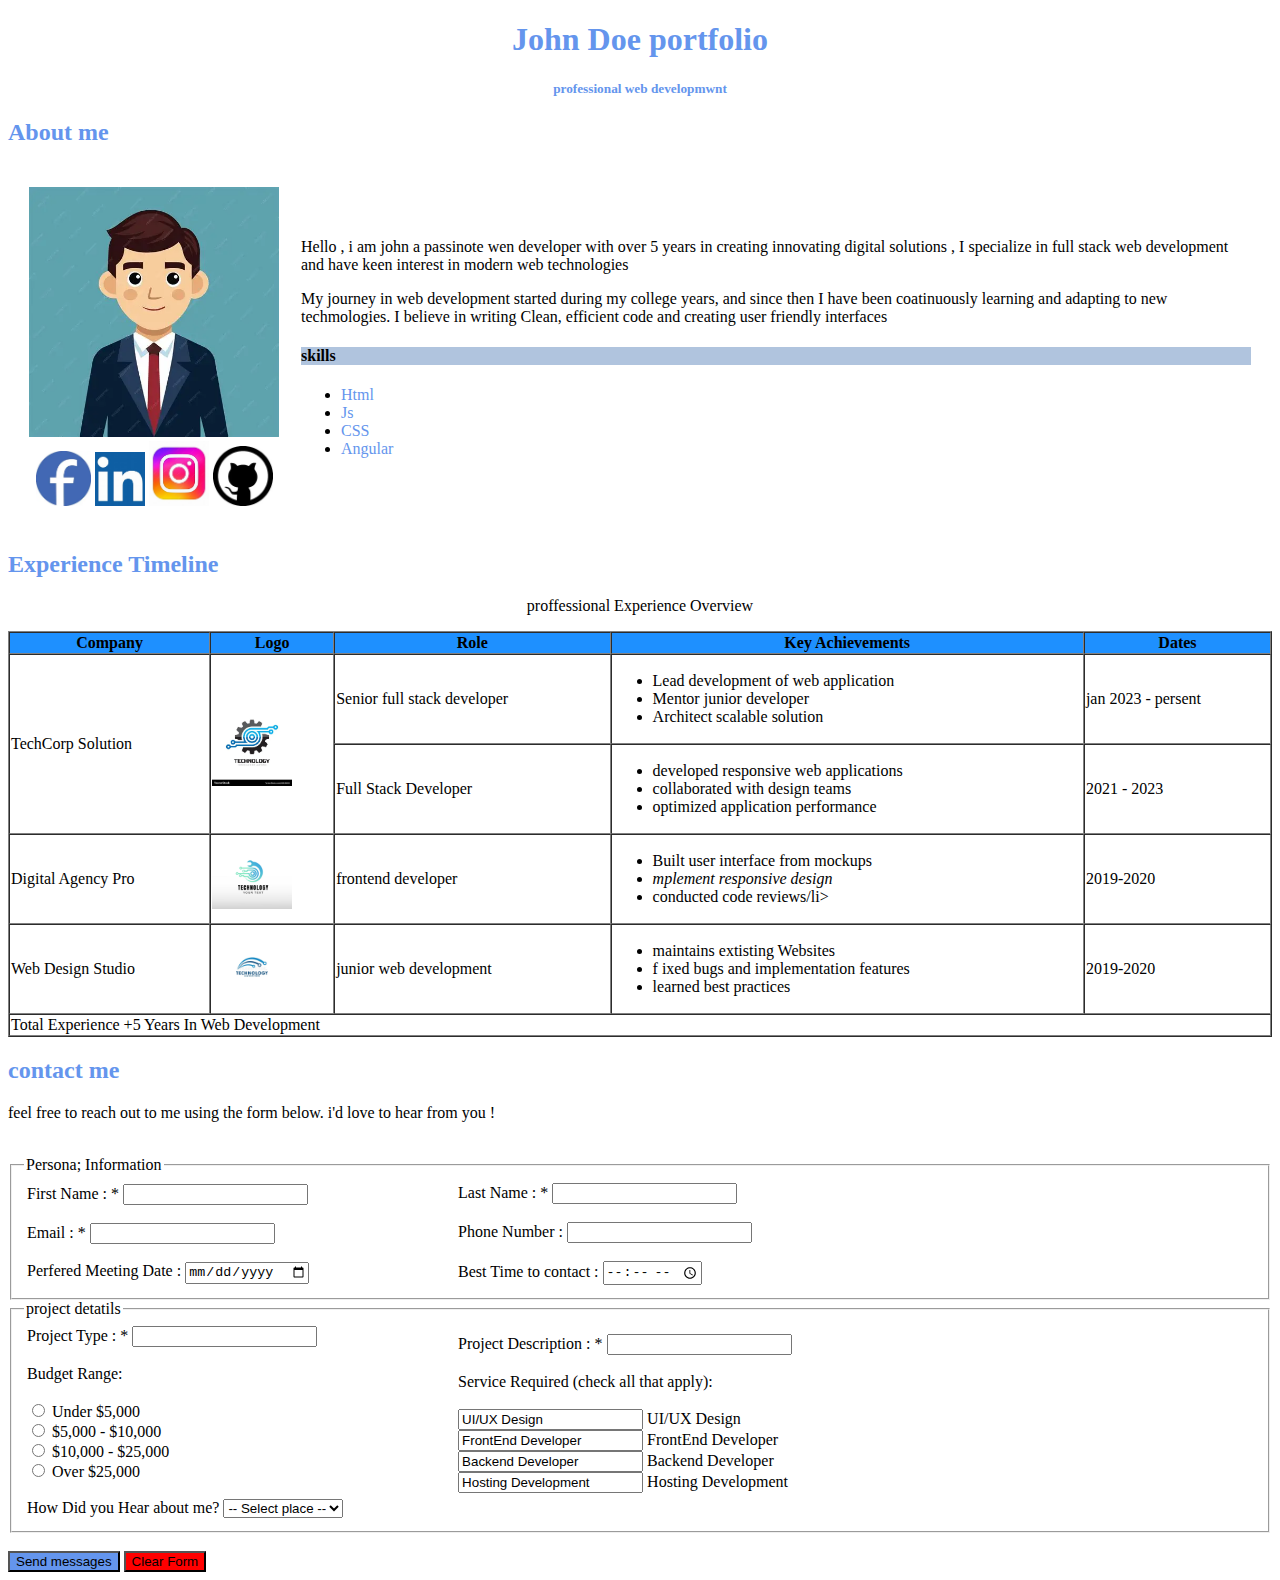
<file: Assignment 1/index.html>
<!DOCTYPE html>
<html lang="en">

<head>
    <meta charset="UTF-8" />
    <meta name="viewport" content="width=device-width, initial-scale=1.0" />
    <title>Personal portfolio</title>
</head>

<body>
    <header>
        <center style="color: cornflowerblue">
            <h1>John Doe portfolio</h1>
            <h5>professional web developmwnt</h5>
        </center>
    </header>
    <h2 style="color: cornflowerblue">About me</h2>
    <table border="0" width="100%" cellspacing="20">
        <tr>
            <td align="center">
                <img src="Images\profile.png" alt="profile" width="250px" />
                <br />
                <img src="Images\facebook.png" alt="facebook logo" width="55px" />
                <img src="Images\linkedin.png" alt="linkedin logo" width="50px" />
                <img src="Images\instgram.png" alt="Instgram logo" width="60px" />
                <img src="Images\github.png" alt="GitHub logo" width="60px" />
            </td>
            <td>
                <p>
                    Hello , i am john a passinote wen developer with over 5 years in creating innovating digital solutions , I specialize in full stack web development and have keen interest in modern web technologies
                </p>
                <p>
                    My journey in web development started during my college years, and since then I have been coatinuously learning and adapting to new techmologies. I believe in writing Clean, efficient code and creating user friendly interfaces
                </p>
                <h4 style="background-color: lightsteelblue">skills</h4>
                <ul>
                    <li>
                        <font color="cornflowerblue">Html</font>
                    </li>
                    <li>
                        <font color="cornflowerblue">Js</font>
                    </li>
                    <li>
                        <font color="cornflowerblue">CSS</font>
                    </li>
                    <li>
                        <font color="cornflowerblue">Angular</font>
                    </li>
                </ul>
            </td>
        </tr>
    </table>
    <h2 style="color: cornflowerblue">Experience Timeline</h2>
    <center>
        <p>proffessional Experience Overview</p>
    </center>
    <table border="1" width="100%" cellspacing="0">
        <thead style="background-color: dodgerblue">
            <th>Company</th>
            <th>Logo</th>
            <th>Role</th>
            <th>Key Achievements</th>
            <th>Dates</th>
        </thead>
        <tr>
            <td rowspan="2">TechCorp Solution</td>
            <td rowspan="2" width="120px">
                <img src="Images\Company1Logo.png" alt="Logo" width="80px" />
            </td>
            <td>Senior full stack developer</td>
            <td>
                <ul>
                    <li>Lead development of web application</li>
                    <li>Mentor junior developer</li>
                    <li>Architect scalable solution</li>
                </ul>
            </td>
            <td>jan 2023 - persent</td>
        </tr>
        <tr>
            <td>Full Stack Developer</td>
            <td>
                <ul>
                    <li>developed responsive web applications</li>
                    <li>collaborated with design teams</li>
                    <li>optimized application performance</li>
                </ul>
            </td>
            <td>2021 - 2023</td>
        </tr>

        <tr>
            <td>Digital Agency Pro</td>
            <td width="120px">
                <img src="Images\Company2Logo.png" alt="Logo" width="80px" />
            </td>
            <td>frontend developer</td>
            <td>
                <ul>
                    <li>Built user interface from mockups</li>
                    <li><i>mplement responsive design</i></li>
                    <li>conducted code reviews/li></li>
                </ul>
            </td>
            <td>2019-2020</td>
        </tr>

        <tr>
            <td>Web Design Studio</td>
            <td width="120px">
                <img src="Images\Company3Logo.png" alt="Logo" width="80px" />
            </td>
            <td>junior web development</td>
            <td>
                <ul>
                    <li>maintains extisting Websites</li>
                    <li>f ixed bugs and implementation features</li>
                    <li>learned best practices</li>
                </ul>
            </td>
            <td>2019-2020</td>
        </tr>

        <tr>
            <td colspan="5">Total Experience +5 Years In Web Development</td>
        </tr>
    </table>

    <h2 style="color: cornflowerblue">contact me</h2>
    <p>
        feel free to reach out to me using the form below. i'd love to hear from you !
    </p>
    <br />
    <form action="">
        <fieldset>
            <legend>Persona; Information</legend>
            <table width="100%">
                <tr>
                    <td width="35%">
                        <label for="first-name">First Name : *</label>
                        <input type="text" name="firstName" id="first-name" required />
                        <br /><br />
                        <label for="email">Email : *</label>
                        <input type="email" name="email" id="email" required />
                        <br /><br />
                        <label for="meeting-date">Perfered Meeting Date :</label>
                        <input type="date" name="meetingDate" id="meeting-date" />
                    </td>
                    <td>
                        <label for="last-name">Last Name : *</label>
                        <input type="text" name="lastName" id="last-name" required />
                        <br /><br />
                        <label for="phone">Phone Number : </label>
                        <input type="tel" name="phone" id="phone" />
                        <br /><br />
                        <label for="contact-time">Best Time to contact :</label>
                        <input type="time" name="contactTime" id="contact-time" />
                    </td>
                </tr>
            </table>
        </fieldset>

        <fieldset>
            <legend>project detatils</legend>
            <table width="100%">
                <tr>
                    <td width="35%">
                        <label for="project-type">Project Type : *</label>
                        <input type="text" name="projectType" id="project-type" required />
                        <br /><br />
                        <label> Budget Range: </label>
                        <br /><br />
                        <input type="radio" name="budget" id="Under-$5,000" value="Under $5,000" />
                        <label for="Under-$5,000">Under $5,000</label>
                        <br />
                        <input type="radio" name="budget" id="$5,000-$10,000" value="$5,000 - $10,000" />
                        <label for="$5,000-$10,000">$5,000 - $10,000</label>
                        <br />
                        <input type="radio" name="budget" id="$10,000-$25,000" value="$10,000 - $25,000" />
                        <label for="$10,000-$25,000">$10,000 - $25,000</label>
                        <br />
                        <input type="radio" name="budget" id="Over$25,000" value="Over$25,000" />
                        <label for="Over$25,000">Over $25,000</label>
                        <br /><br />
                        <label>How Did you Hear about me?</label>
                        <select required>
                            <option value="" selected disabled hidden>-- Select place --</option>
                            <option value="Friend">From a riend</option>
                            <option value="Linked In">Linked In</option>
                            <option value="Other Place">Other place</option>
                        </select>
                    </td>
                    <td>
                        <label for=" project-description ">Project Description : *</label>
                        <input type="text " name="projectDescription " id="project-description " required />
                        <br /><br />
                        <label> Service Required (check all that apply): </label>
                        <br /><br />
                        <input type="checkbox " name="Service " id="UI/UX " value="UI/UX Design " />
                        <label for="UI/UX ">UI/UX Design</label>
                        <br />
                        <input type="checkbox " name="Service " id="frontend-developer " value="FrontEnd Developer " />
                        <label for="frontend-developer ">FrontEnd Developer</label>
                        <br />
                        <input type="checkbox " name="Service " id="backend-developer " value="Backend Developer " />
                        <label for="backend-developer ">Backend Developer</label>
                        <br />
                        <input type="checkbox " name="Service " id="hosting-development " value="Hosting Development " />
                        <label for="hosting-development ">Hosting Development</label>
                        <br /><br />
                    </td>
                </tr>
            </table>
        </fieldset>
        <br />
        <button style="background-color: cornflowerblue" type="submit ">
        Send messages
      </button>
        <button style="background-color: red" type="reset ">Clear Form</button>
    </form>
</body>

</html>
</file>
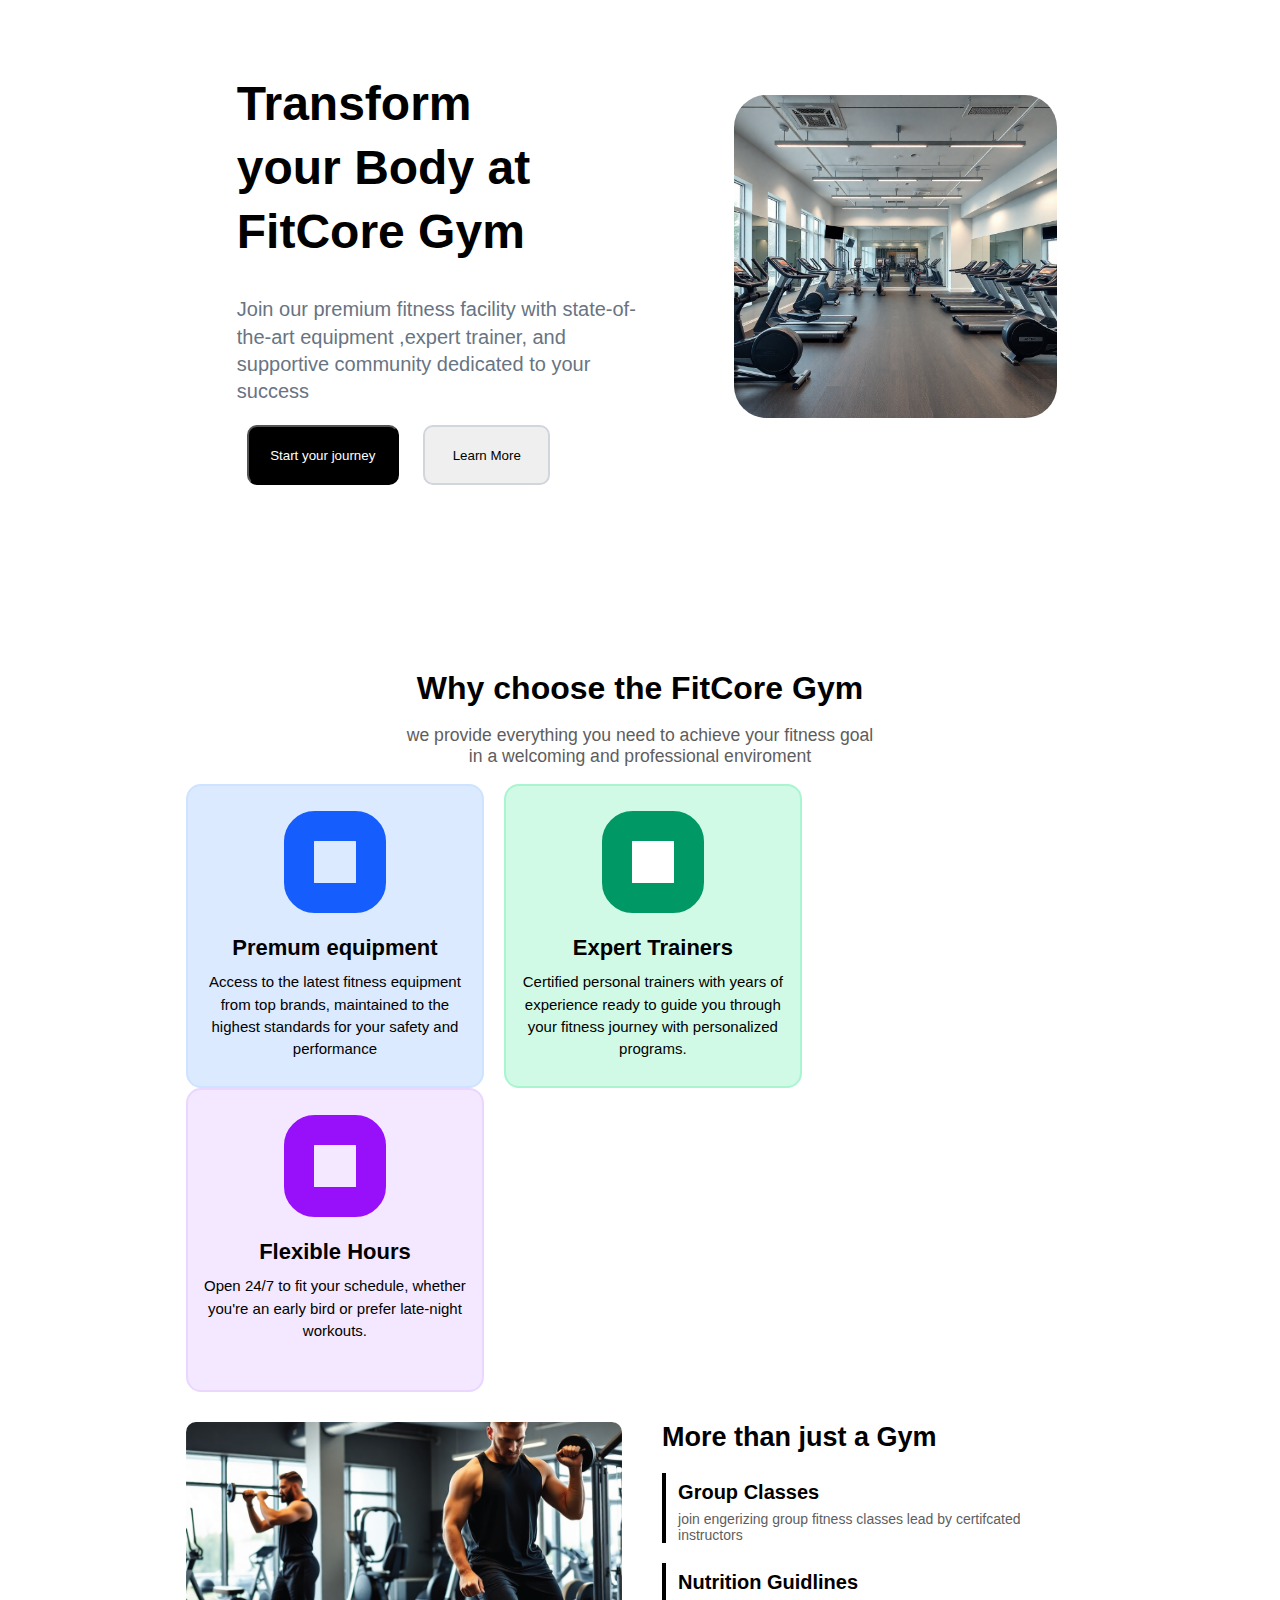
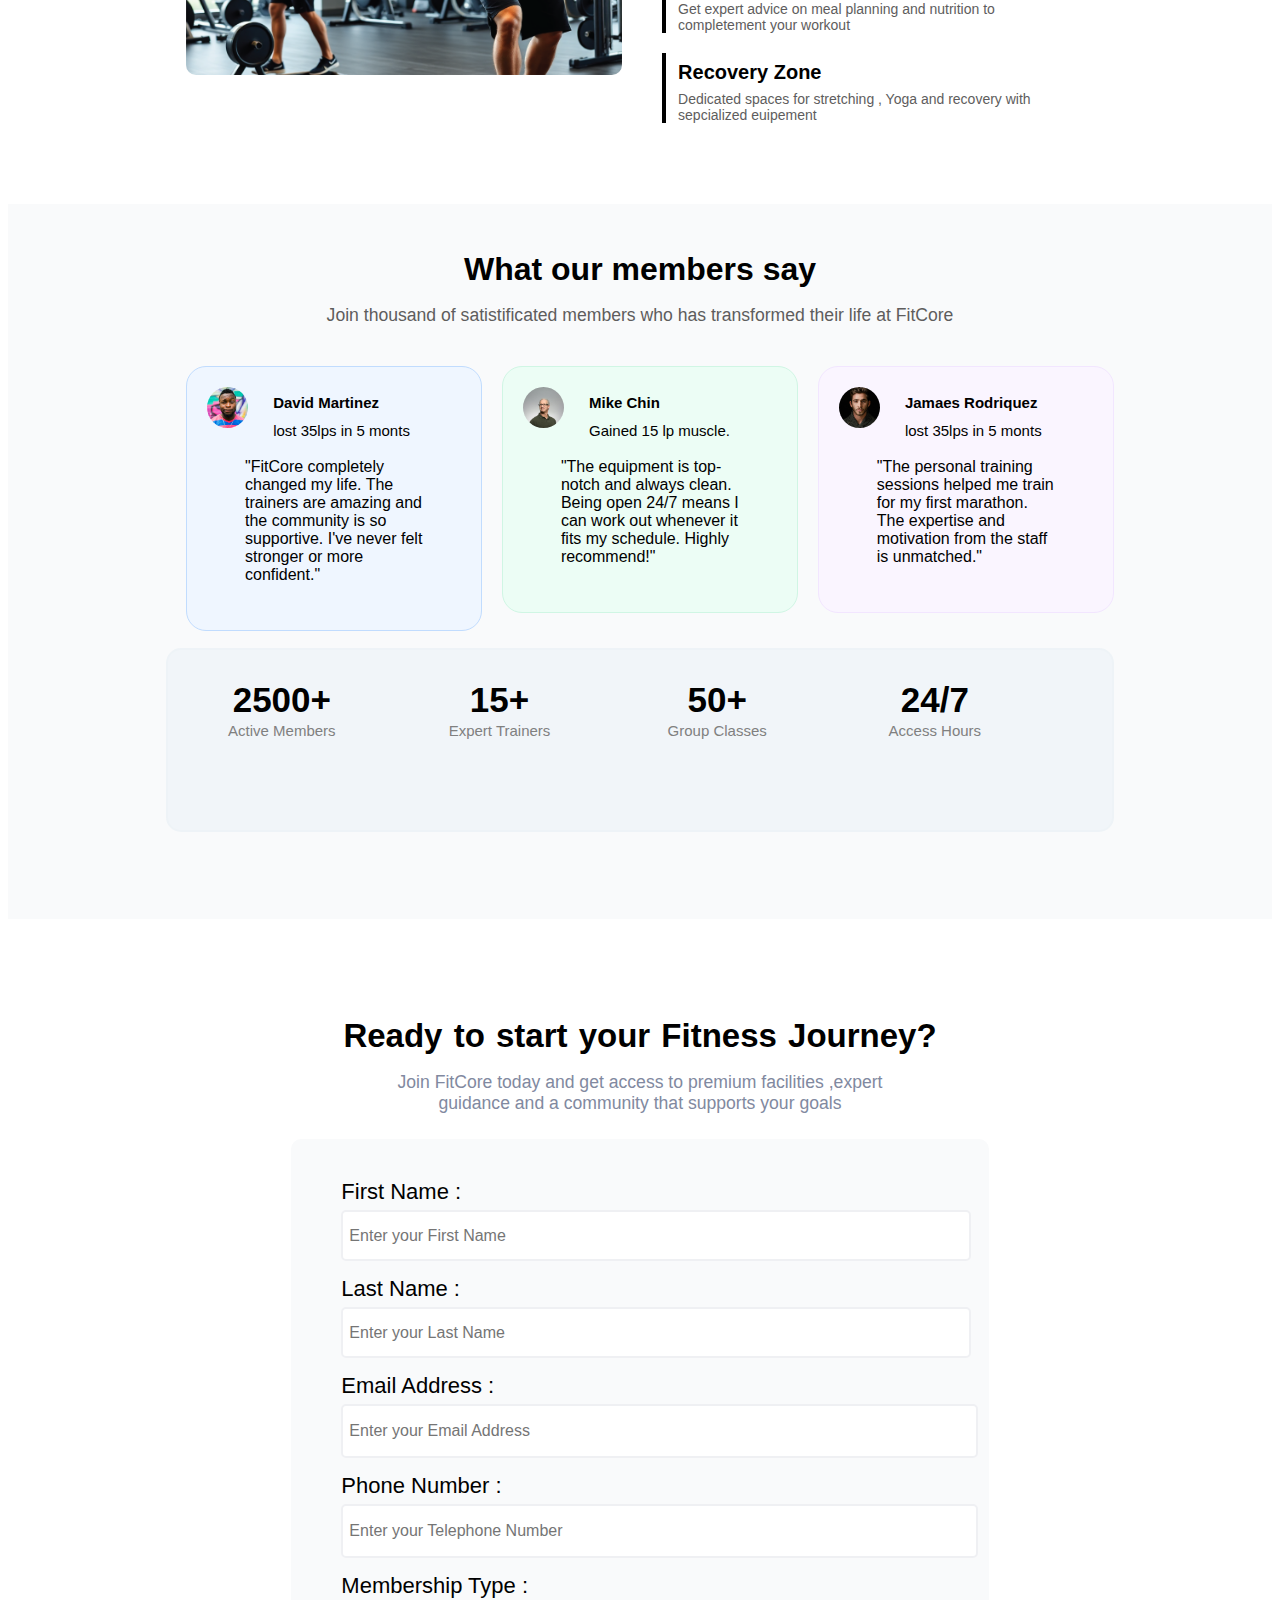
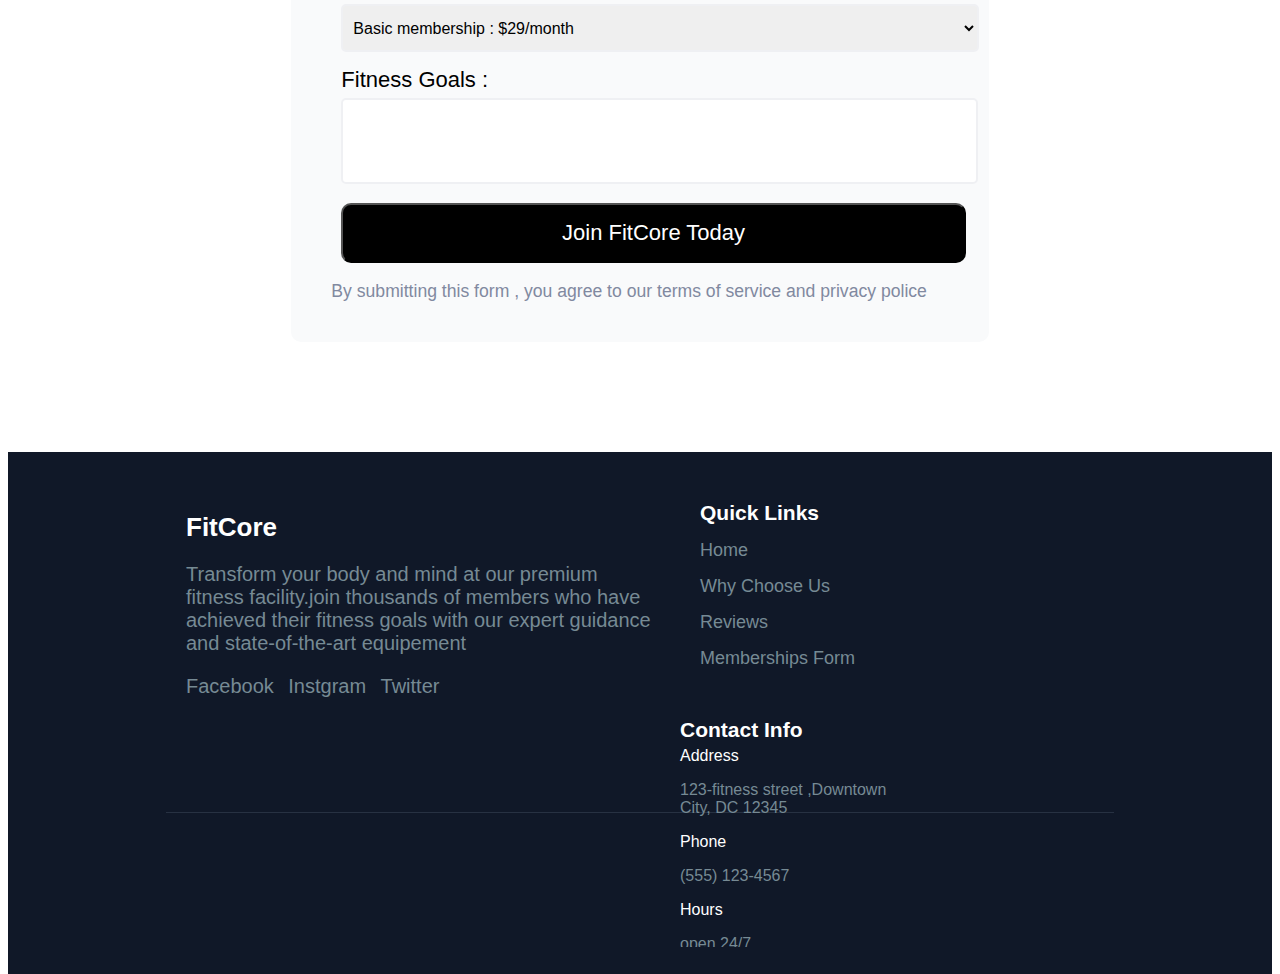
<file: Assignment 2/Index.html>
<!DOCTYPE html>
<html lang="en">

<head>
    <meta charset="UTF-8">
    <meta name="viewport" content="width=device-width, initial-scale=1.0">
    <link rel="stylesheet" href="./css/style.css">
    <link rel="preconnect" href="https://fonts.googleapis.com">
    <link rel="preconnect" href="https://fonts.gstatic.com" crossorigin>
    <link href="https://fonts.googleapis.com/css2?family=Google+Sans+Code:ital,wght@0,300..800;1,300..800&display=swap"
        rel="stylesheet">
    <link rel="icon" type="image/png" href="./Images/favicon.png">
    <title>FitCore Gym</title>
</head>

<body>
    <div class="hero">
        <div class="container">
            <div class="hero__content">
                <h1>
                    Transform your Body at FitCore Gym
                </h1>
                <p>
                    Join our premium fitness facility with state-of-the-art
                    equipment ,expert trainer, and supportive community dedicated
                    to your success
                </p>

                <div class="hero-buttons">
                    <button class="start-btn">Start your journey</button>
                    <button class="learn-more-btn">Learn More</button>
                </div>
            </div>
            <div class="hero__img">
                <img src="Images/hero-section-img.png" alt="Gym-Picture">

            </div>
        </div>
        <div class="clear-fix"></div>
    </div>



    <div class="why-choose-us">
        <div class="title">
            <h2>
                Why choose the FitCore Gym
            </h2>
            <p>
                we provide everything you need to achieve
                your fitness goal in a welcoming
                and professional enviroment
            </p>
        </div>

        <div class="benfit-cards">
            <div class="card blue-card ">
                <div class="small-Square">
                </div>
                <h3>Premum equipment</h3>
                <p>
                    Access to the latest fitness equipment from top brands, maintained to the highest standards for your
                    safety and performance

                </p>
            </div>
            <div class="card green-card ">
                <div class=" small-Square">
                    <div class="white-circle"></div>
                </div>
                <h3>Expert Trainers</h3>
                <p>
                    Certified personal trainers with years of experience ready to guide you through your fitness journey
                    with personalized programs.
                </p>
            </div>
            <div class="card violet-card ">
                <div class=" small-Square">
                </div>
                <h3>Flexible Hours</h3>
                <p>
                    Open 24/7 to fit your schedule, whether you're an early bird or prefer late-night workouts.
                </p>
            </div>
        </div>
        <div class="clear-fix"></div>



        <div class="more-benfits">
            <div class="benfit-image ">
                <img src="Images/why-choose-us.png" alt="Gym Image">
            </div>
            <div class="benfit-content">
                <p class="heading">More than just a Gym</p>
                <div class="benfit">
                    <h5>
                        Group Classes
                    </h5>
                    <p>
                        join engerizing group fitness classes lead by certifcated instructors
                    </p>
                </div>
                <div class="benfit">
                    <h5> Nutrition Guidlines </h5>
                    <p>
                        Get expert advice on meal planning and nutrition to completement your workout
                    </p>
                </div>
                <div class="benfit">
                    <h5>
                        Recovery Zone
                    </h5>
                    <p>
                        Dedicated spaces for stretching , Yoga and recovery with sepcialized euipement
                    </p>
                </div>
            </div>
            <div class="clear-fix"></div>
        </div>

    </div>


    <div class="testimonials">
        <div class="container">
            <div class="title">
                <h2>
                    What our members say
                </h2>
                <p>
                    Join thousand of satistificated members who has transformed their life at FitCore
                </p>

            </div>
            <div class="reviews ">
                <div class="card card-one">
                    <div class="card-header">
                        <div class="author-img">
                            <img src="Images/avatar-1.jpg" alt="Charcter">
                        </div>
                        <div class="author-info">
                            <p class="author--name">
                                David Martinez
                            </p>
                            <p>
                                lost 35lps in 5 monts
                            </p>
                        </div>
                        <div class="clear-fix"></div>
                    </div>
                    <blockquote cite="##" class="opinion">
                        "FitCore completely changed my life. The trainers are amazing and the community is so
                        supportive.
                        I've
                        never felt stronger or more confident."

                    </blockquote>
                </div>

                <div class="card card-two ">
                    <div class="card-header">
                        <div class="author-img">
                            <img src="Images/avatar-2.jpg" alt="Charcter">
                        </div>
                        <div class="author-info ">
                            <p class="author--name">
                                Mike Chin
                            </p>
                            <p>
                                Gained 15 lp muscle.
                            </p>
                        </div>
                        <div class="clear-fix"></div>
                    </div>
                    <blockquote cite="##" class="opinion">
                        "The equipment is top-notch and always clean. Being open 24/7 means I can work out whenever it
                        fits
                        my
                        schedule. Highly recommend!"

                    </blockquote>
                </div>
                <div class="card card-three ">
                    <div class="card-header">
                        <div class="author-img">
                            <img src="Images/avatar-3.jpg" alt="Charcter">
                        </div>
                        <div class="author-info ">
                            <p class="author--name">
                                Jamaes Rodriquez
                            </p>
                            <p>
                                lost 35lps in 5 monts
                            </p>
                        </div>
                        <div class="clear-fix"></div>
                    </div>
                    <blockquote cite="##" class="opinion">
                        "The personal training sessions helped me train for my first marathon. The expertise and
                        motivation
                        from
                        the staff is unmatched."
                    </blockquote>
                </div>
                <div class="clear-fix"></div>
            </div>


            <section class="statistics">
                <div class="card">
                    <h4>2500+</h4>
                    <p>Active Members</p>
                </div>
                <div class="card">
                    <h4>15+</h4>
                    <p>Expert Trainers</p>
                </div>
                <div class="card">
                    <h4>50+</h4>
                    <p>Group Classes</p>
                </div>
                <div class="card">
                    <h4>24/7</h4>
                    <p>Access Hours</p>
                </div>
            </section>

        </div>
    </div>



    <div class="membership-form">
        <div class="container">
            <div class="title">
                <h2>Ready to start your Fitness Journey?</h2>
                <p>
                    Join FitCore today and get access to premium facilities ,expert guidance
                    and a community that supports your goals
                </p>
            </div>
            <form class="form" action="">
                <div class="name">
                    <label for="first--name"> First Name :</label>
                    <input type="text" id="first--name" name="lastName" placeholder="Enter your First Name" required>
                </div>
                <div class="name">
                    <label for="last--name"> Last Name :</label>
                    <input type="text" id="last--name" name="firstName" placeholder="Enter your Last Name" required>
                </div>
                <div class="clear-fix"></div>
                <label for="email"> Email Address :</label>
                <input type="email" id="email" name="email" placeholder="Enter your Email Address" required>

                <label for="phone"> Phone Number :</label>
                <input type="tel" id="phone" name="phone" placeholder="Enter your Telephone Number" required>
                <label for="membership"> Membership Type :</label>
                <select name="" id="membership">
                    <option value="BasicMembership">Basic membership : $29/month</option>
                    <option value="BasicMembership">Basic membership : $29/month</option>
                    <option value="BasicMembership">Basic membership : $29/month</option>
                </select>


                <label for="goals"> Fitness Goals :</label>
                <textarea type="text" id="goals" name="goals"
                    placeholder="Tell us about your fitness goals and what you hope to achieve" required>
            </textarea>
                <button type="submit">Join FitCore Today</button>

                <p>By submitting this form , you agree to our terms of service and privacy police</p>

            </form>
        </div>


    </div>



    <div class="footer">
        <div class="container">
            <div class="content">
                <div class="websites">
                    <h6> FitCore</h6>
                    <p>
                        Transform your body and mind at our premium fitness facility.join
                        thousands of members who have achieved their fitness goals with our expert guidance
                        and state-of-the-art equipement
                    </p>
                    <a href="https://www.facebook.com" target="_blank">Facebook</a>
                    <a href="https://www.instgram.com" target="_blank">Instgram</a>
                    <a href="https://www.twitter.com" target="_blank">Twitter</a>
                </div>
                <div class="quicklinks">
                    <h6>
                        Quick Links
                    </h6>
                    <a href="##">Home</a>

                    <a href="##">Why Choose Us</a>

                    <a href="##">Reviews</a>

                    <a href="##">Memberships Form</a>
                </div>
                <div class="contact-info">
                    <h6>
                        Contact Info
                    </h6>
                    <p class="contact-name">
                        Address
                    </p>
                    <p class="contact-data">
                        123-fitness street ,Downtown City,
                        DC 12345
                    </p>
                    <p class="contact-name">
                        Phone
                    </p>
                    <p class="contact-data">
                        (555) 123-4567
                    </p>
                    <p class="contact-name">
                        Hours
                    </p>
                    <p class="contact-data">
                        open 24/7
                    </p>

                </div>
                <div class="clear-fix"></div>
            </div>
            <div class="copywrite">
                <P>
                    @ 2025 FitCore Gym , All Rights reserved .
                </P>
                <div class="terms">
                    <a href="##">privacy policy</a>
                    <a href="##">Terms of service</a>
                    <a href="##">Cookie Policy</a>
                </div>
            </div>
        </div>
    </div>
</body>

</html>
</file>
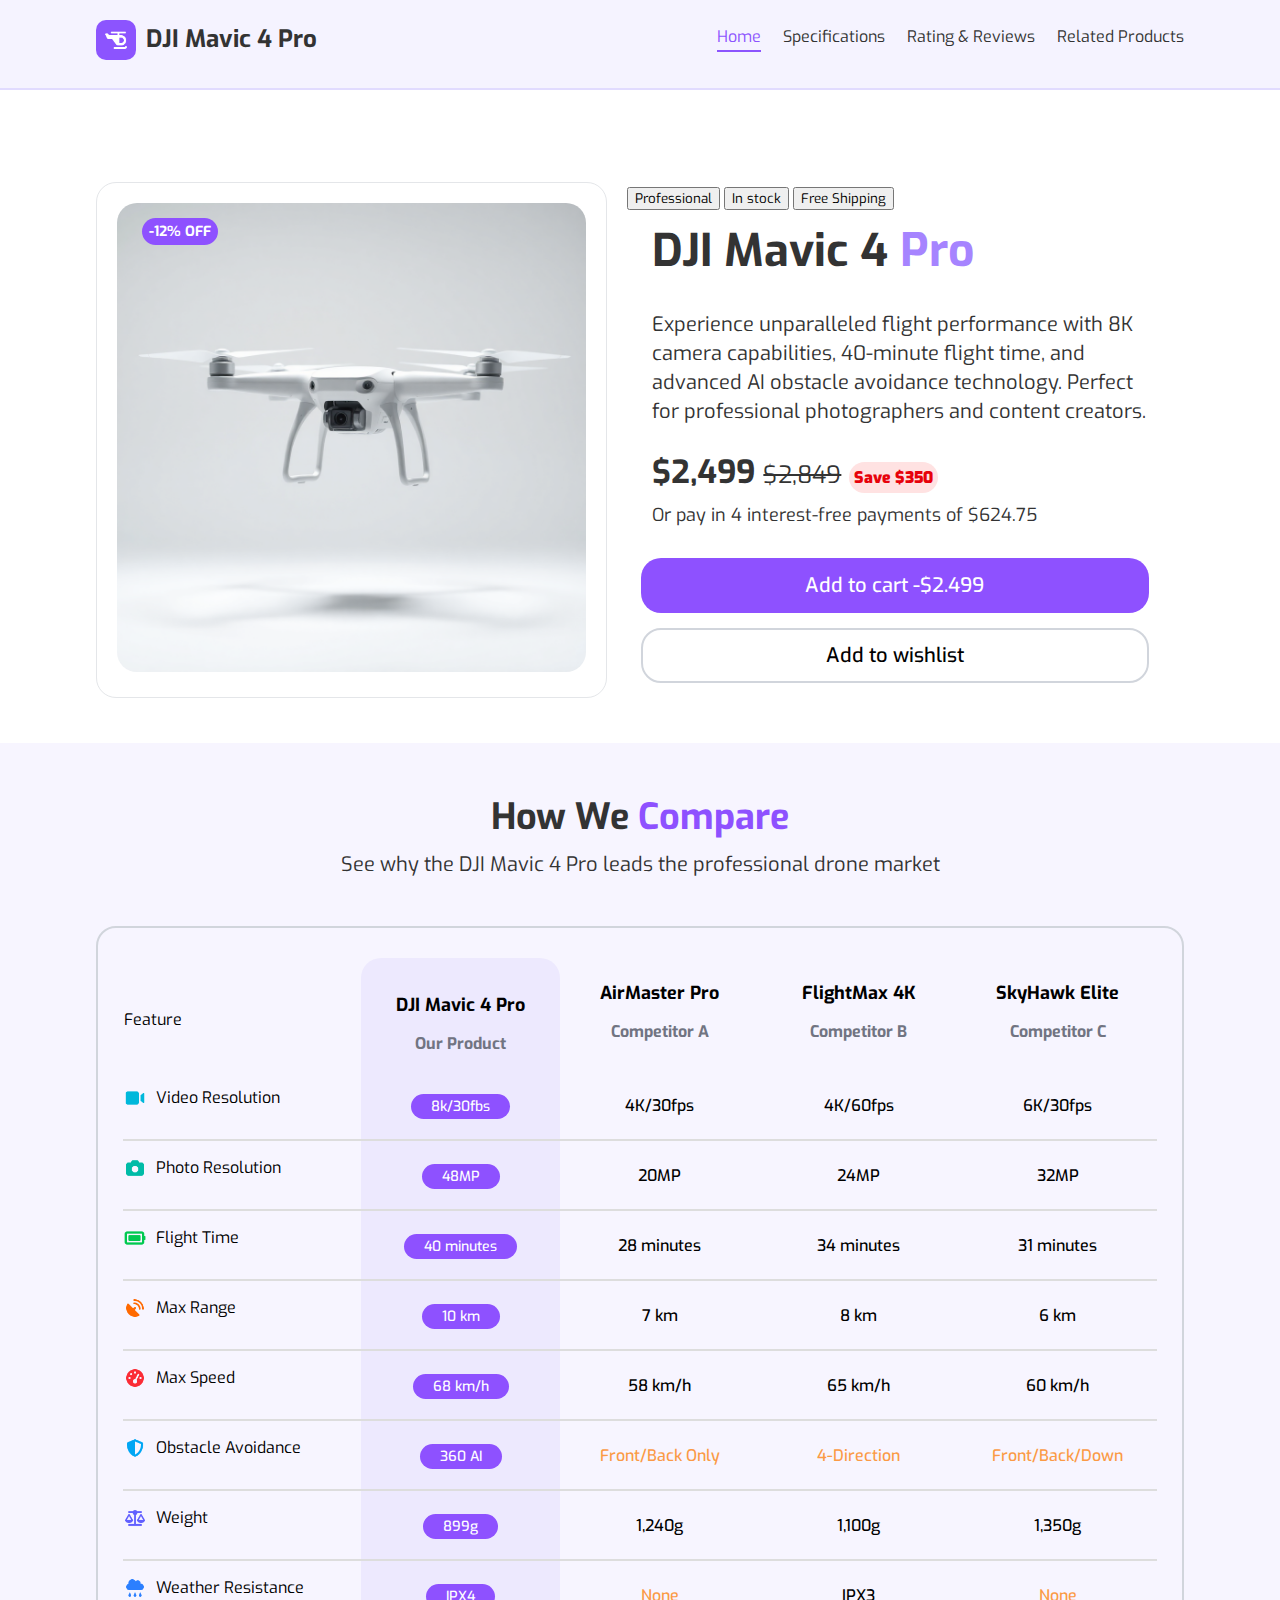
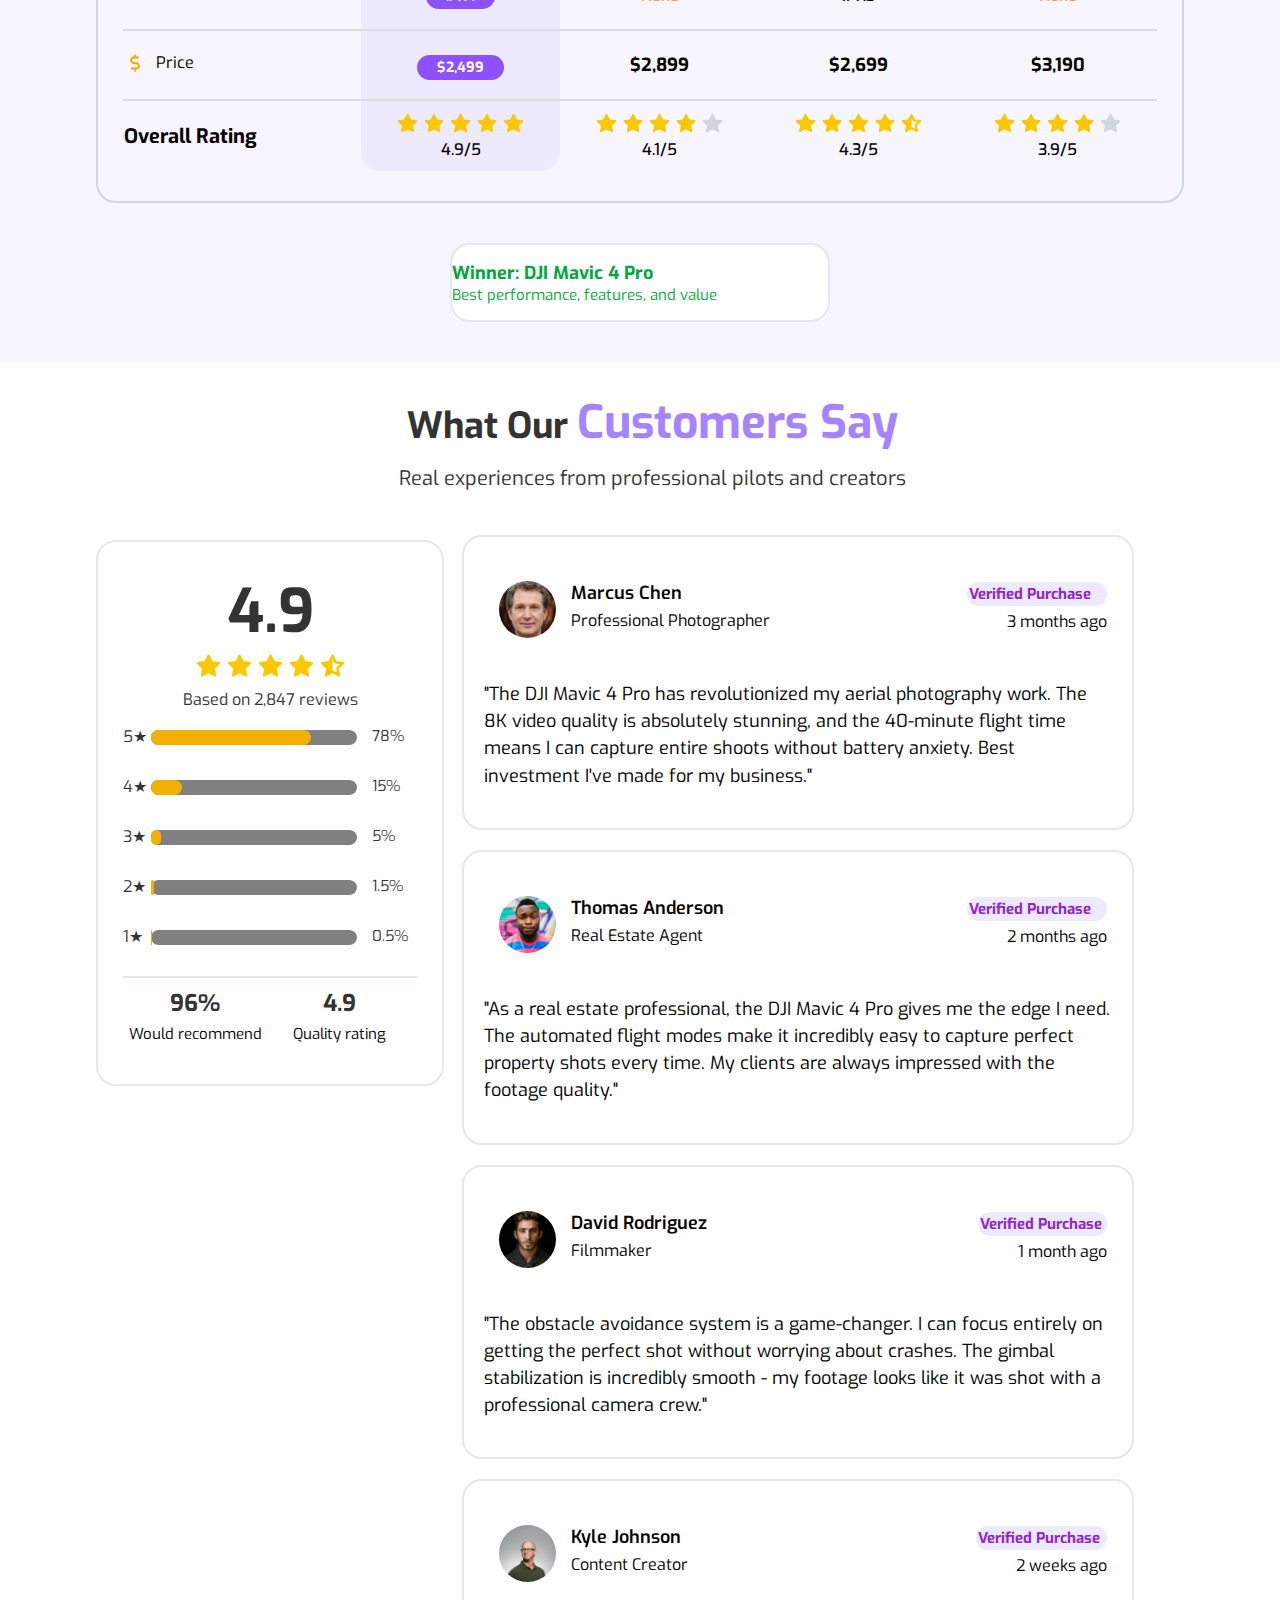
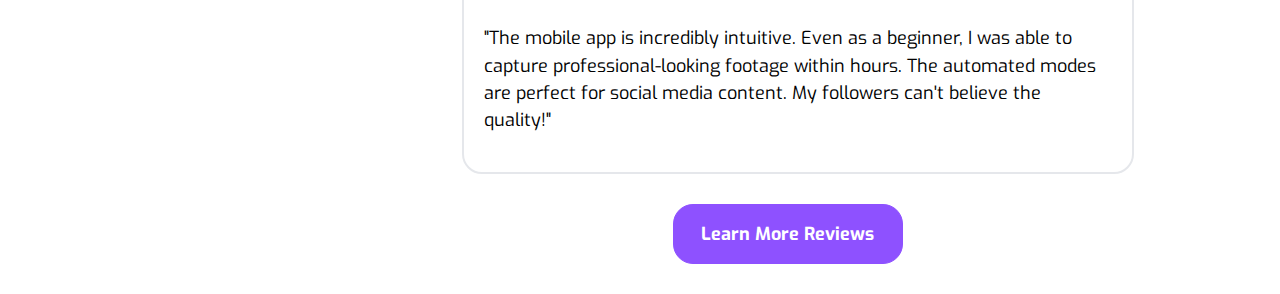
<file: Assignment 3/index.html>
<!DOCTYPE html>
<html lang="en">

<head>
    <meta charset="UTF-8">
    <meta name="viewport" content="width=device-width, initial-scale=1.0">
    <link rel="preconnect" href="https://fonts.googleapis.com">
    <link rel="preconnect" href="https://fonts.gstatic.com" crossorigin>
    <link href="https://fonts.googleapis.com/css2?family=Exo:ital,wght@0,100..900;1,100..900&display=swap"
        rel="stylesheet">
    <link rel="stylesheet" href="./css/style.css">
    <link rel="stylesheet" href="./css/media.css">
    <link rel="icon" href="./images/favicon.png">
    <title>DJI Mavic 4 Pro</title>
</head>

<body>
    <nav>
        <div class="container">
            <div class="logo">
                <div class="logo-img">
                    <img src="./images/icons/helicopter-solid-full.png" alt="">
                </div>
                <h1>DJI Mavic 4 Pro</h1>
                <div class="clear-fix"></div>
            </div>
            <div class="links">
                <ul>
                    <li class="deafult-selected"> <a href="#hero">Home</a></li>
                    <li> <a href="#specifications">Specifications</a></li>
                    <li><a href="#customer-reviews">Rating & Reviews</a></li>
                    <li><a href="#related-products">Related Products</a></li>
                </ul>
            </div>
            <div class="clear-fix"></div>
        </div>
    </nav>

    <!-- /////////////////hero section////////////////// -->

    <div id="hero" class="hero">
        <div class="container">
            <div class="hero-img">
                <img src="./images/hero-img.png" alt="">
                <div class="img-save">
                    -12% OFF
                </div>
            </div>
            <div class="hero-content">
                <div class="hero-buttons">
                    <button>Professional</button>
                    <button>In stock</button>
                    <button>Free Shipping</button>
                    <div class="clear-fix"></div>

                </div>
                <h1>DJI Mavic 4 <span>Pro</span></h1>
                <p>Experience unparalleled flight performance with 8K camera capabilities, 40-minute flight time, and
                    advanced AI obstacle avoidance technology. Perfect for professional photographers and content
                    creators.</p>
                <div class="price">
                    <p>$2,499 <span>$2,849</span>
                        <span class="save-price">Save $350</span>
                    </p>
                </div>
                <p class="price-details">Or pay in 4 interest-free payments of $624.75</p>
                <div class="cart-wishlist-buttons">
                    <button class="cart">Add to cart -$2.499</button>
                    <button class="wishlist">Add to wishlist</button>
                </div>
            </div>
            <div class="clear-fix"></div>
        </div>
    </div>

    <!-- ///////////////////////specifications////////////////////////////////////////// -->
    <div id="specifications" class="specifications">
        <div class="container">
            <div class="content">
                <h2>
                    How We <span>Compare</span>
                </h2>
                <p>
                    See why the DJI Mavic 4 Pro leads the professional drone market
                </p>
            </div>
            <div class="table-wrapper">
                <table>
                    <thead>
                        <tr>
                            <th>Feature</th>
                            <th class="radius-td">
                                DJI Mavic 4 Pro
                                <p>Our Product
                                </p>
                            </th>
                            <th>AirMaster Pro
                                <p>Competitor A</p>
                            </th>
                            <th>
                                FlightMax 4K
                                <p>
                                    Competitor B
                                </p>
                            </th>
                            <th>
                                SkyHawk Elite
                                <p>
                                    Competitor C
                                </p>
                            </th>
                        </tr>
                    </thead>
                    <tbody>
                        <tr>
                            <td>
                                <div>
                                    <img src="./images/icons/video-solid-full.png" alt="">
                                </div>
                                <p>Video Resolution</p>

                            </td>
                            <td>
                                <p>8k/30fbs</p>
                            </td>
                            <td>4K/30fps</td>
                            <td>4K/60fps</td>
                            <td>6K/30fps</td>
                        </tr>
                        <tr>
                            <td>
                                <div>
                                    <img src="./images/icons/camera-solid-full.png" alt="">
                                </div>
                                <p>Photo Resolution</p>
                                <div class="clear-fix"></div>
                            </td>
                            <td>
                                <p>48MP</p>
                            </td>
                            <td>20MP</td>
                            <td>24MP</td>
                            <td>32MP</td>
                        </tr>
                        <tr>
                            <td>
                                <div>
                                    <img src="./images/icons/battery-full-solid-full.png" alt="">
                                </div>
                                <p>Flight Time</p>
                                <div class="clear-fix"></div>
                            </td>
                            <td>
                                <p>40 minutes</p>
                            </td>
                            <td>28 minutes</td>
                            <td>34 minutes</td>
                            <td>31 minutes</td>
                        </tr>
                        <tr>
                            <td>
                                <div>
                                    <img src="./images/icons/satellite-dish-solid-full.png" alt="">
                                </div>
                                <p>Max Range</p>
                                <div class="clear-fix"></div>
                            </td>
                            <td>
                                <p>10 km</p>
                            </td>
                            <td>7 km</td>
                            <td>8 km</td>
                            <td>6 km</td>
                        </tr>
                        <tr>
                            <td>
                                <div>
                                    <img src="./images/icons/gauge-high-solid-full.png" alt="">
                                </div>
                                <p>Max Speed</p>
                                <div class="clear-fix"></div>
                            </td>
                            <td>
                                <p>68 km/h</p>
                            </td>
                            <td>58 km/h</td>
                            <td>65 km/h</td>
                            <td>60 km/h</td>
                        </tr>
                        <tr>
                            <td>
                                <div>
                                    <img src="./images/icons/shield-halved-solid-full.png" alt="">
                                </div>
                                <p>Obstacle Avoidance</p>
                                <div class="clear-fix"></div>
                            </td>
                            <td>
                                <p>360 AI</p>
                            </td>
                            <td class="orange-td">Front/Back Only</td>
                            <td class="orange-td">4-Direction </td>
                            <td class="orange-td">Front/Back/Down</td>
                        </tr>
                        <tr>
                            <td>
                                <div>
                                    <img src="./images/icons/scale-balanced-solid-full.png" alt="">
                                </div>
                                <p>Weight</p>
                                <div class="clear-fix"></div>
                            </td>
                            <td>
                                <p>899g</p>
                            </td>
                            <td>1,240g</td>
                            <td>1,100g</td>
                            <td>1,350g</td>
                        </tr>
                        <tr>
                            <td>
                                <div>
                                    <img src="./images/icons/cloud-rain-solid-full.png" alt="">
                                </div>
                                <p>Weather Resistance</p>
                                <div class="clear-fix"></div>
                            </td>
                            <td>
                                <p>IPX4</p>
                            </td>
                            <td class="orange-td">None</td>
                            <td>IPX3</td>
                            <td class="orange-td">None</td>
                        </tr>
                        <tr>
                            <td>
                                <div>
                                    <img src="./images/icons/dollar-sign-solid-full.png" alt="">
                                </div>
                                Price
                                <div class="clear-fix"></div>
                            </td>
                            <td>
                                <p>$2,499</p>
                            </td>
                            <td>$2,899</td>
                            <td>$2,699</td>
                            <td>$3,190</td>
                        </tr>

                    </tbody>
                    <tfoot>
                        <td>Overall Rating</td>
                        <td class="radius-td">
                            <div>
                                <img src="./images/icons/yellow-star-solid-full.png" alt="">
                                <img src="./images/icons/yellow-star-solid-full.png" alt="">
                                <img src="./images/icons/yellow-star-solid-full.png" alt="">
                                <img src="./images/icons/yellow-star-solid-full.png" alt="">
                                <img src="./images/icons/yellow-star-solid-full.png" alt="">
                            </div>
                            4.9/5
                        </td>
                        <td>
                            <div>
                                <img src="./images/icons/yellow-star-solid-full.png" alt="">
                                <img src="./images/icons/yellow-star-solid-full.png" alt="">
                                <img src="./images/icons/yellow-star-solid-full.png" alt="">
                                <img src="./images/icons/yellow-star-solid-full.png" alt="">
                                <img src="./images/icons/gray-star-solid-full.png" alt="">
                            </div>
                            4.1/5
                        </td>
                        <td>
                            <div>
                                <img src="./images/icons/yellow-star-solid-full.png" alt="">
                                <img src="./images/icons/yellow-star-solid-full.png" alt="">
                                <img src="./images/icons/yellow-star-solid-full.png" alt="">
                                <img src="./images/icons/yellow-star-solid-full.png" alt="">
                                <img src="./images/icons/star-half-stroke-solid-full.png" alt="">
                            </div>
                            4.3/5
                        </td>
                        <td>
                            <div>
                                <img src="./images/icons/yellow-star-solid-full.png" alt="">
                                <img src="./images/icons/yellow-star-solid-full.png" alt="">
                                <img src="./images/icons/yellow-star-solid-full.png" alt="">
                                <img src="./images/icons/yellow-star-solid-full.png" alt="">
                                <img src="./images/icons/gray-star-solid-full.png" alt="">
                            </div>
                            3.9/5
                        </td>
                    </tfoot>
                </table>
            </div>
            <div class="specifications-foot">
                <p class="head">Winner: DJI Mavic 4 Pro</p>
                <p>Best performance, features, and value</p>
            </div>
        </div>
    </div>

    <div id="customer-reviews" class="customer-reviews">
        <div class="container">
            <div class="heading">
                <h2>
                    What Our <span>Customers Say</span>
                </h2>
                <p>
                    Real experiences from professional pilots and creators
                </p>
            </div>
            <div class="wrapper">
                <div class="stats">
                    <div class="head">
                        <p class="rate-num">
                            4.9
                        </p>
                        <div class="star-imgs">
                            <img src="./images/icons/yellow-star-solid-full.png" alt="">
                            <img src="./images/icons/yellow-star-solid-full.png" alt="">
                            <img src="./images/icons/yellow-star-solid-full.png" alt="">
                            <img src="./images/icons/yellow-star-solid-full.png" alt="">
                            <img src="./images/icons/star-half-stroke-solid-full.png" alt="">
                        </div>
                        <p class="stats-source">
                            Based on 2,847 reviews
                        </p>
                    </div>
                    <div class="content">
                        <div class="rate-sec">

                            <div class="rate-star">
                                <p>5★</p>
                            </div>

                            <div class="total-rate">
                                <div class="actual-rate first-rate">

                                </div>
                            </div>
                            <p class="rate-precentage">
                                78%
                            </p>
                            <div class="clear-fix"></div>
                        </div>

                        <div class="rate-sec">

                            <div class="rate-star">
                                <p>4★</p>
                            </div>

                            <div class="total-rate">
                                <div class="actual-rate second-rate">

                                </div>
                            </div>
                            <p class="rate-precentage">
                                15%
                            </p>
                            <div class="clear-fix"></div>
                        </div>
                        <div class="rate-sec">

                            <div class="rate-star">
                                <p>3★</p>
                            </div>

                            <div class="total-rate">
                                <div class="actual-rate third-rate">

                                </div>
                            </div>
                            <p class="rate-precentage">
                                5%
                            </p>
                            <div class="clear-fix"></div>
                        </div>
                        <div class="rate-sec">

                            <div class="rate-star">
                                <p>2★</p>
                            </div>

                            <div class="total-rate">
                                <div class="actual-rate fouth-rate">

                                </div>
                            </div>
                            <p class="rate-precentage">
                                1.5%
                            </p>
                            <div class="clear-fix"></div>
                        </div>
                        <div class="rate-sec">

                            <div class="rate-star">
                                <p>1★</p>
                            </div>

                            <div class="total-rate">
                                <div class="actual-rate fifth-rate">

                                </div>
                            </div>
                            <p class="rate-precentage">
                                0.5%
                            </p>
                            <div class="clear-fix"></div>
                        </div>
                    </div>
                    <div class="stats-foot">
                        <div class=" card">
                            <p class="rate">96%</p>
                            <p>Would recommend</p>
                        </div>
                        <div class="card">
                            <p class="rate">4.9</p>
                            <p>Quality rating</p>
                        </div>
                    </div>
                </div>
                <div class="review-cards">
                    <div class="customer-card">
                        <div class="head">
                            <div class="customer-info">
                                <div class="customer-img">
                                    <img src="./images/avatar-1.png" alt="">
                                </div>
                                <div class="customer-info">
                                    <p class="customer-name">
                                        Marcus Chen
                                    </p>
                                    <p class="customer-jop">
                                        Professional Photographer
                                    </p>
                                </div>
                            </div>
                            <div class="card-info">
                                <p class="text">Verified Purchase</p>
                                <p class="date">3 months ago</p>
                            </div>
                            <div class="clear-fix"></div>

                        </div>
                        <p class="review-text">
                            "The DJI Mavic 4 Pro has revolutionized my aerial photography work. The 8K video quality is
                            absolutely stunning, and the 40-minute flight time means I can capture entire shoots without
                            battery anxiety. Best investment I've made for my business."
                        </p>
                    </div>
                    <div class="customer-card">
                        <div class="head">
                            <div class="customer-info">
                                <div class="customer-img">
                                    <img src="./images/avatar-2.jpg" alt="">
                                </div>
                                <div class="customer-info">
                                    <p class="customer-name">
                                        Thomas Anderson
                                    </p>
                                    <p class="customer-jop">
                                        Real Estate Agent
                                    </p>
                                </div>
                            </div>
                            <div class="card-info">
                                <p class="text">Verified Purchase</p>
                                <p class="date">2 months ago</p>
                            </div>
                            <div class="clear-fix"></div>

                        </div>
                        <p class="review-text">
                            "As a real estate professional, the DJI Mavic 4 Pro gives me the edge I need. The automated
                            flight modes make it incredibly easy to capture perfect property shots every time. My
                            clients are always impressed with the footage quality."
                        </p>
                    </div>
                    <div class="customer-card">
                        <div class="head">
                            <div class="customer-info">
                                <div class="customer-img">
                                    <img src="./images/avatar-3.jpg" alt="">
                                </div>
                                <div class="customer-info">
                                    <p class="customer-name">
                                        David Rodriguez
                                    </p>
                                    <p class="customer-jop">
                                        Filmmaker
                                    </p>
                                </div>
                            </div>
                            <div class="card-info">
                                <p class="text">Verified Purchase</p>
                                <p class="date">1 month ago</p>
                            </div>
                            <div class="clear-fix"></div>

                        </div>
                        <p class="review-text">
                            "The obstacle avoidance system is a game-changer. I can focus entirely on getting the
                            perfect shot without worrying about crashes. The gimbal stabilization is incredibly smooth -
                            my footage looks like it was shot with a professional camera crew."
                        </p>
                    </div>
                    <div class="customer-card">
                        <div class="head">
                            <div class="customer-info">
                                <div class="customer-img">
                                    <img src="./images/avatar-4.jpg" alt="">
                                </div>
                                <div class="customer-info">
                                    <p class="customer-name">
                                        Kyle Johnson
                                    </p>
                                    <p class="customer-jop">
                                        Content Creator
                                    </p>
                                </div>
                            </div>
                            <div class="card-info">
                                <p class="text">Verified Purchase</p>
                                <p class="date">2 weeks ago</p>
                            </div>
                            <div class="clear-fix"></div>

                        </div>
                        <p class="review-text">
                            "The mobile app is incredibly intuitive. Even as a beginner, I was able to capture
                            professional-looking footage within hours. The automated modes are perfect for social media
                            content. My followers can't believe the quality!"
                        </p>
                    </div>

                    <div class="learnmore-button">
                        <button>Learn More Reviews</button>
                    </div>
                </div>
                <div class="clear-fix"></div>
            </div>
        </div>
    </div>
</body>

</html>
</file>
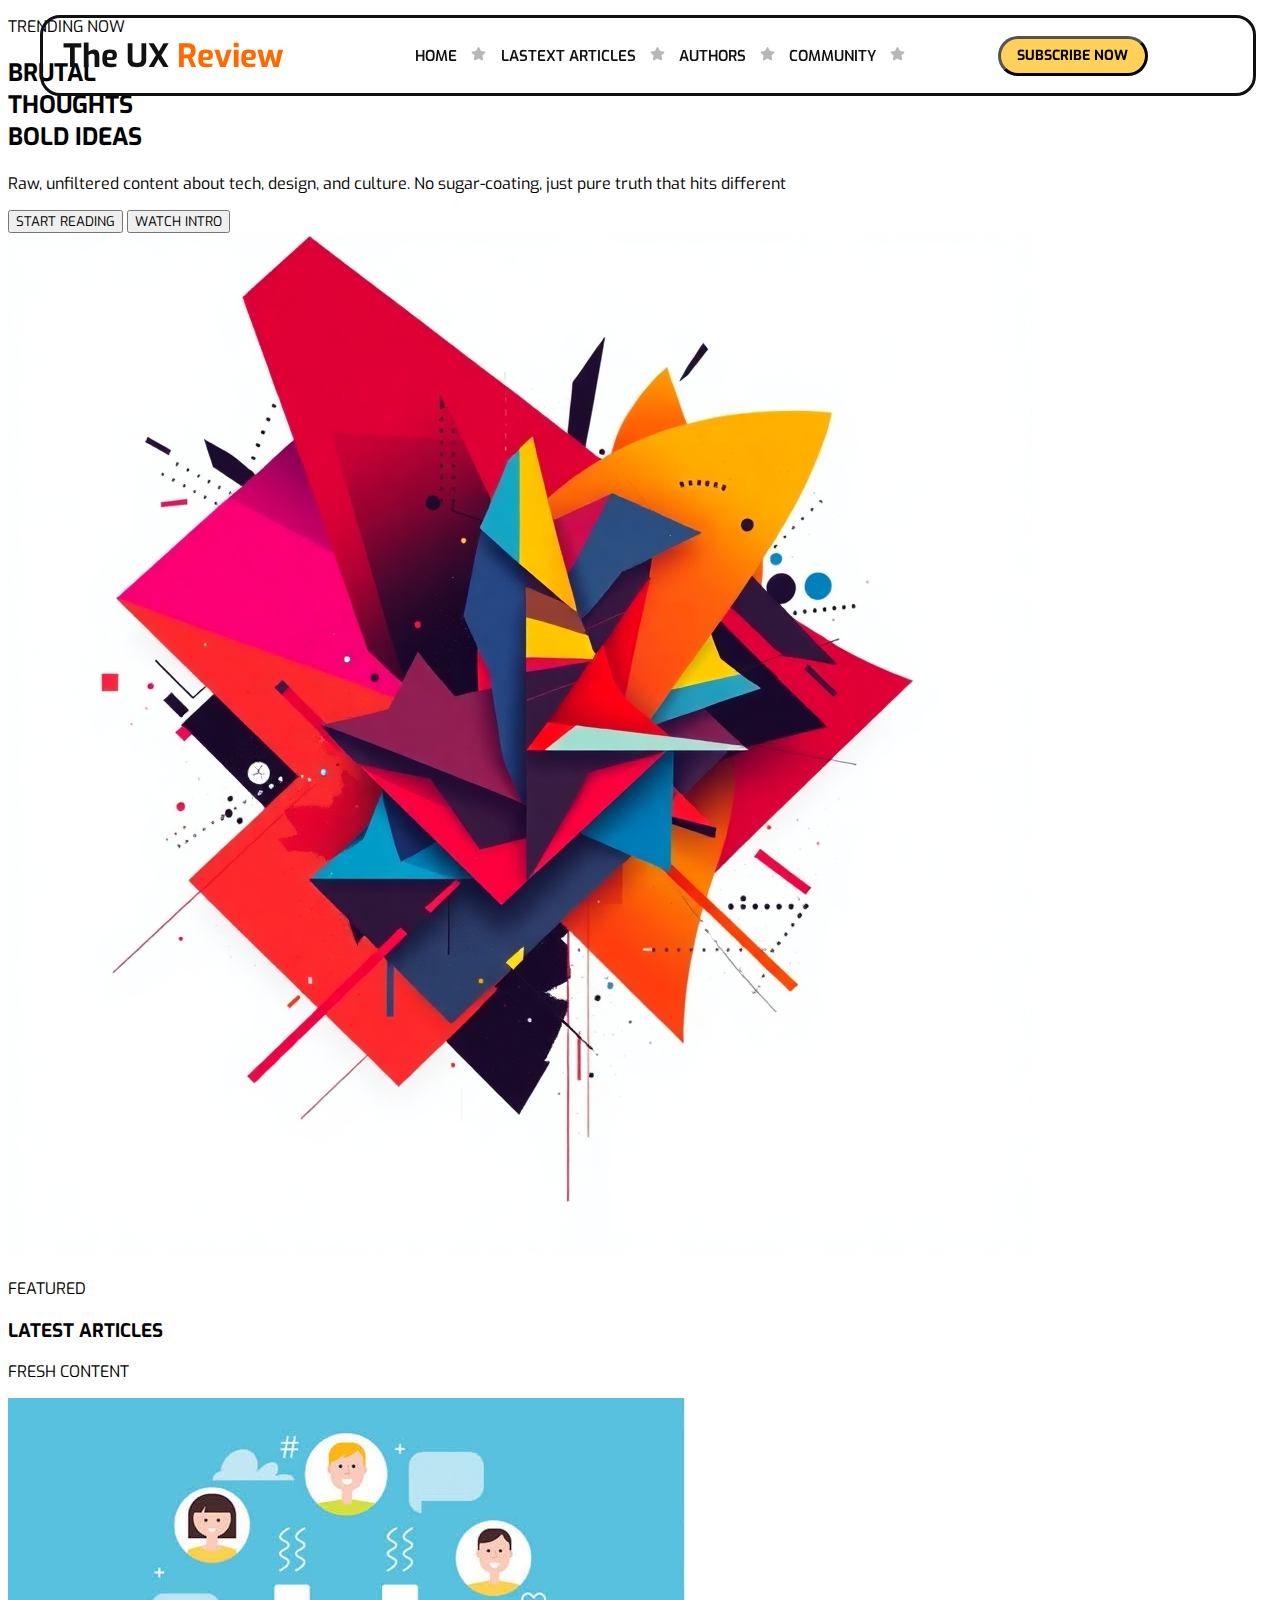
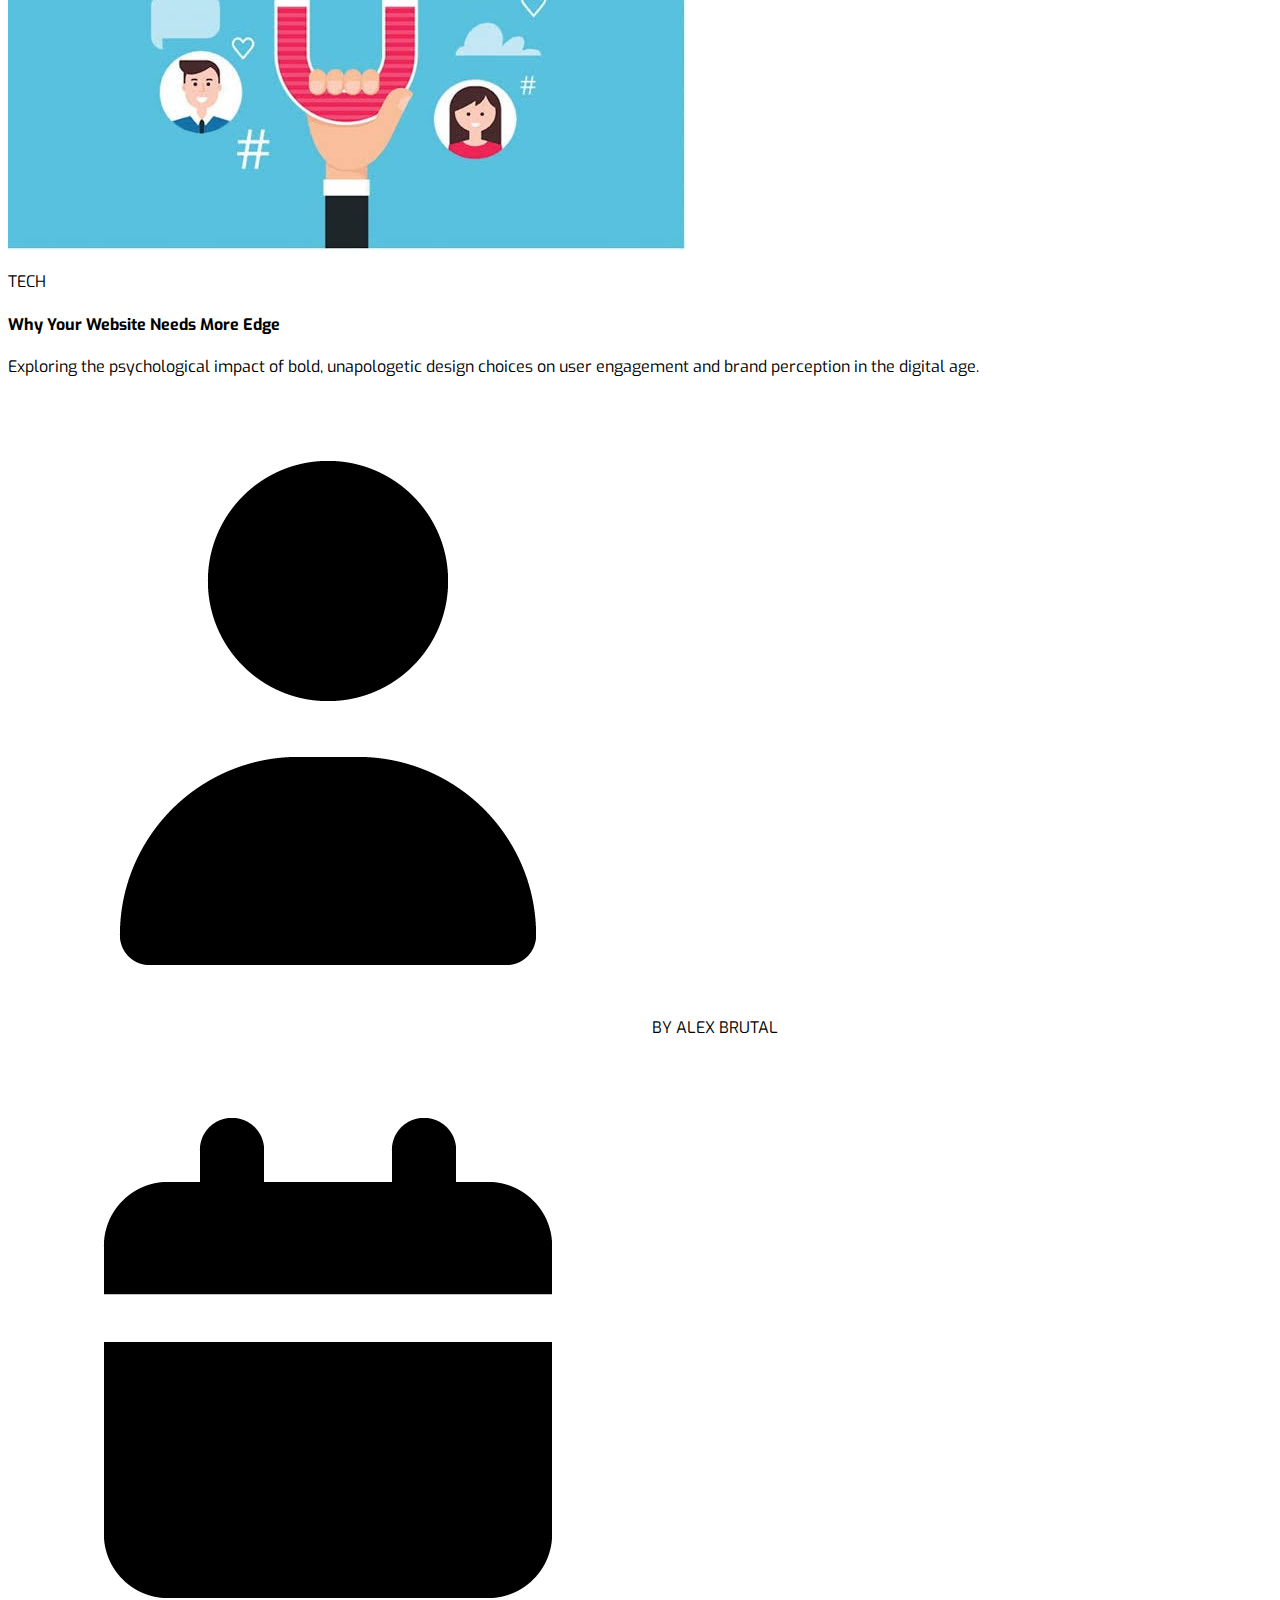
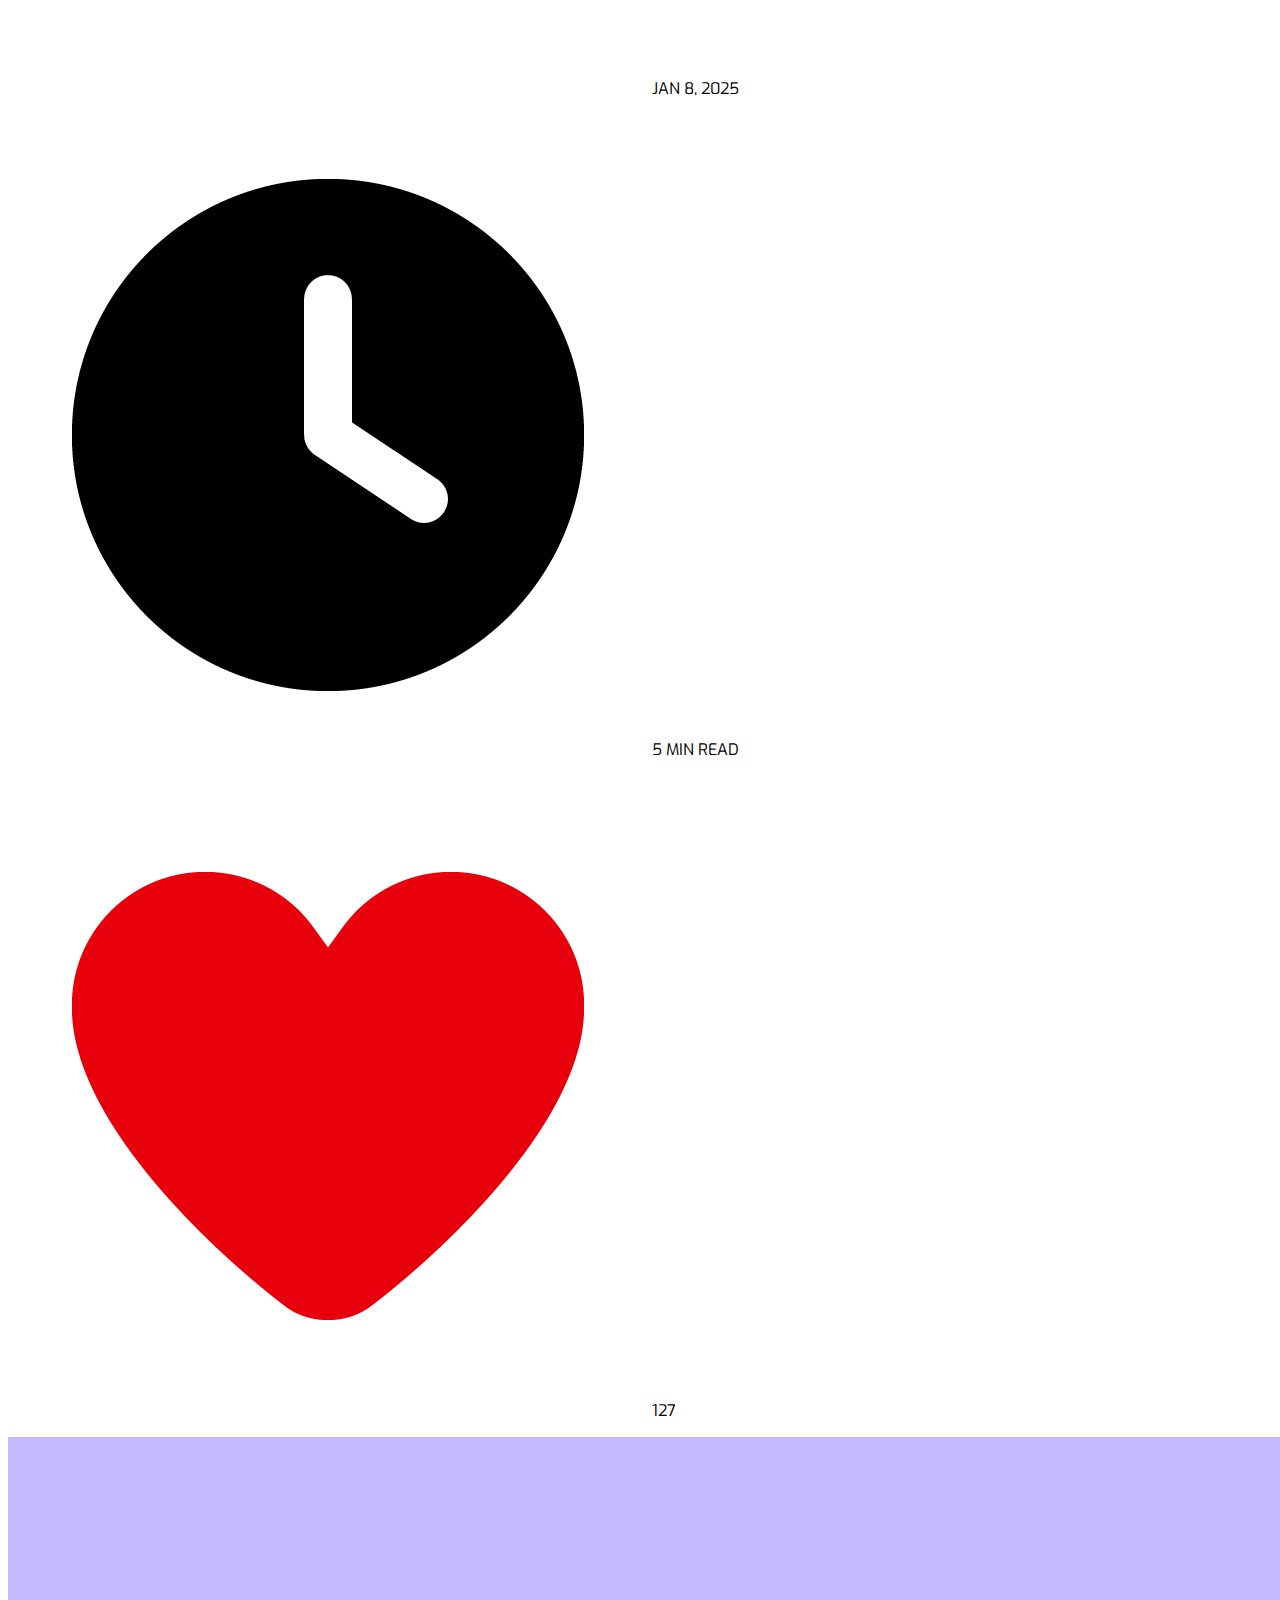
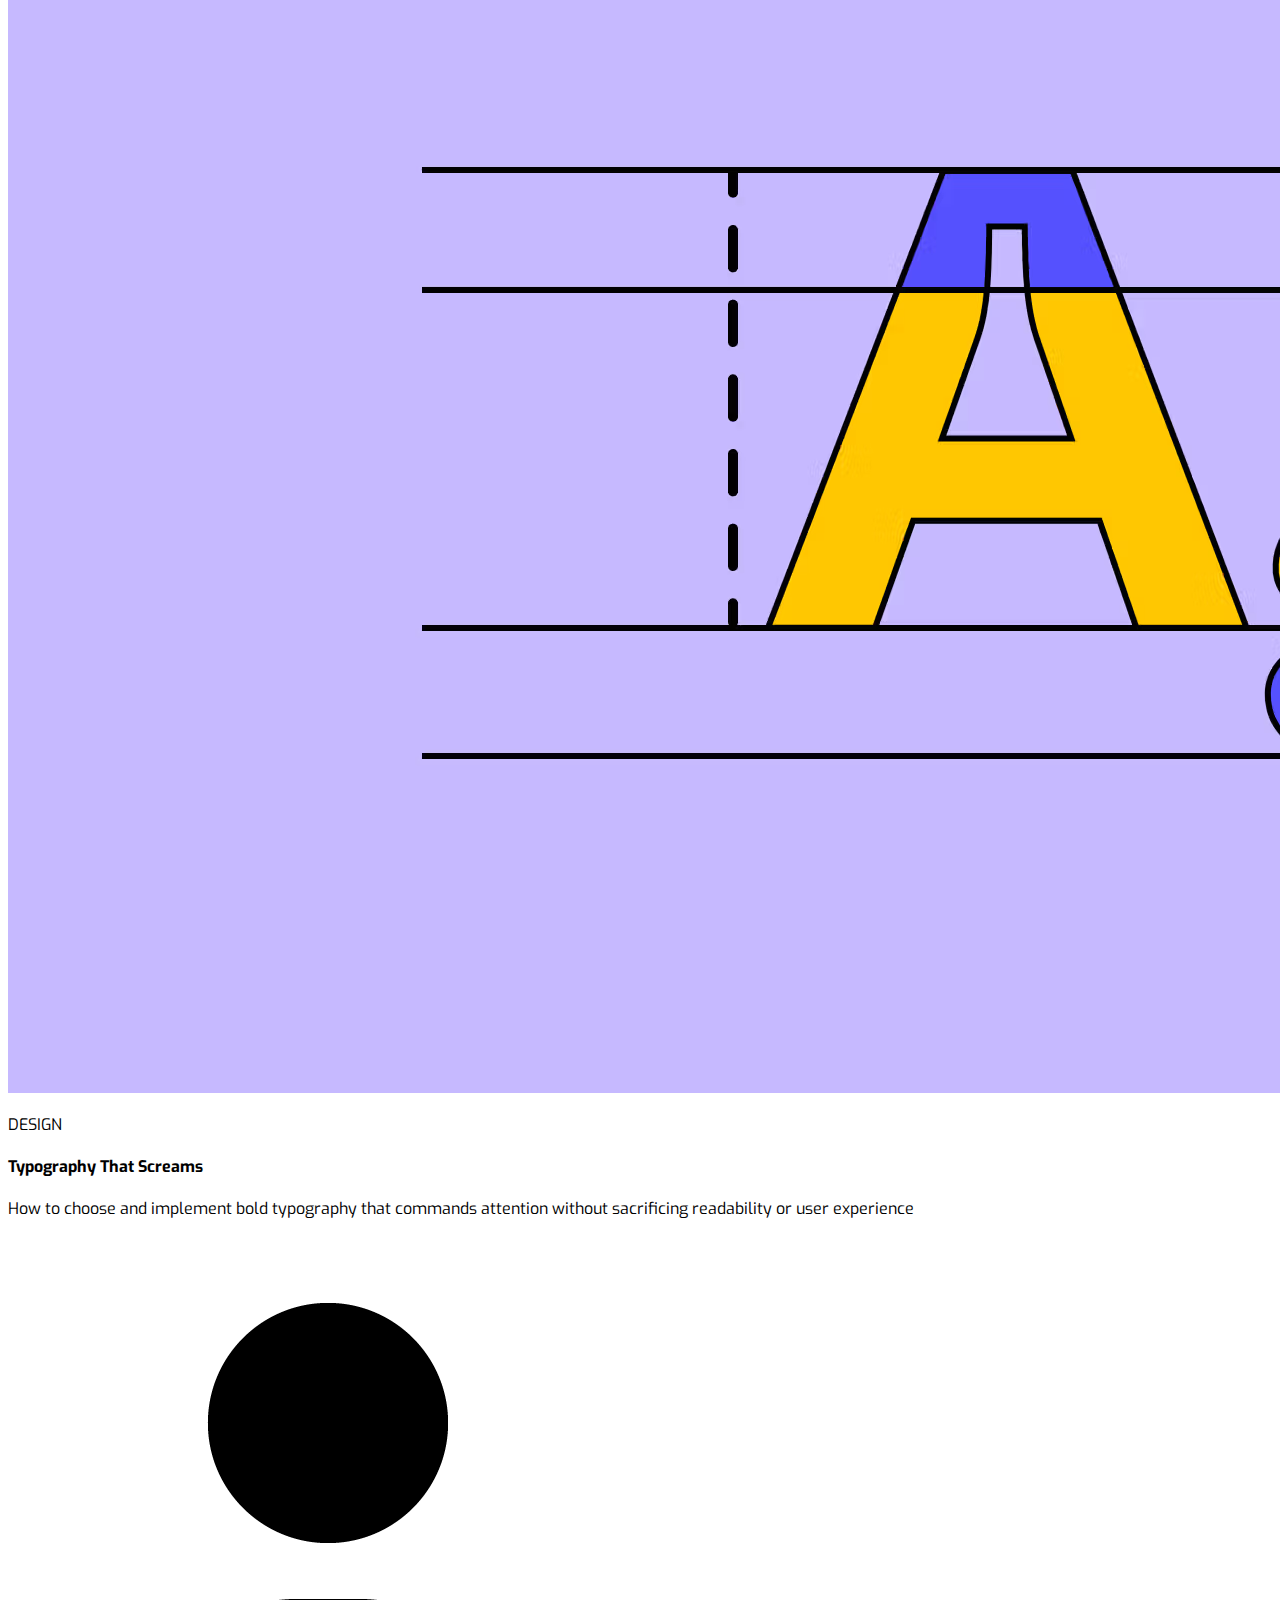
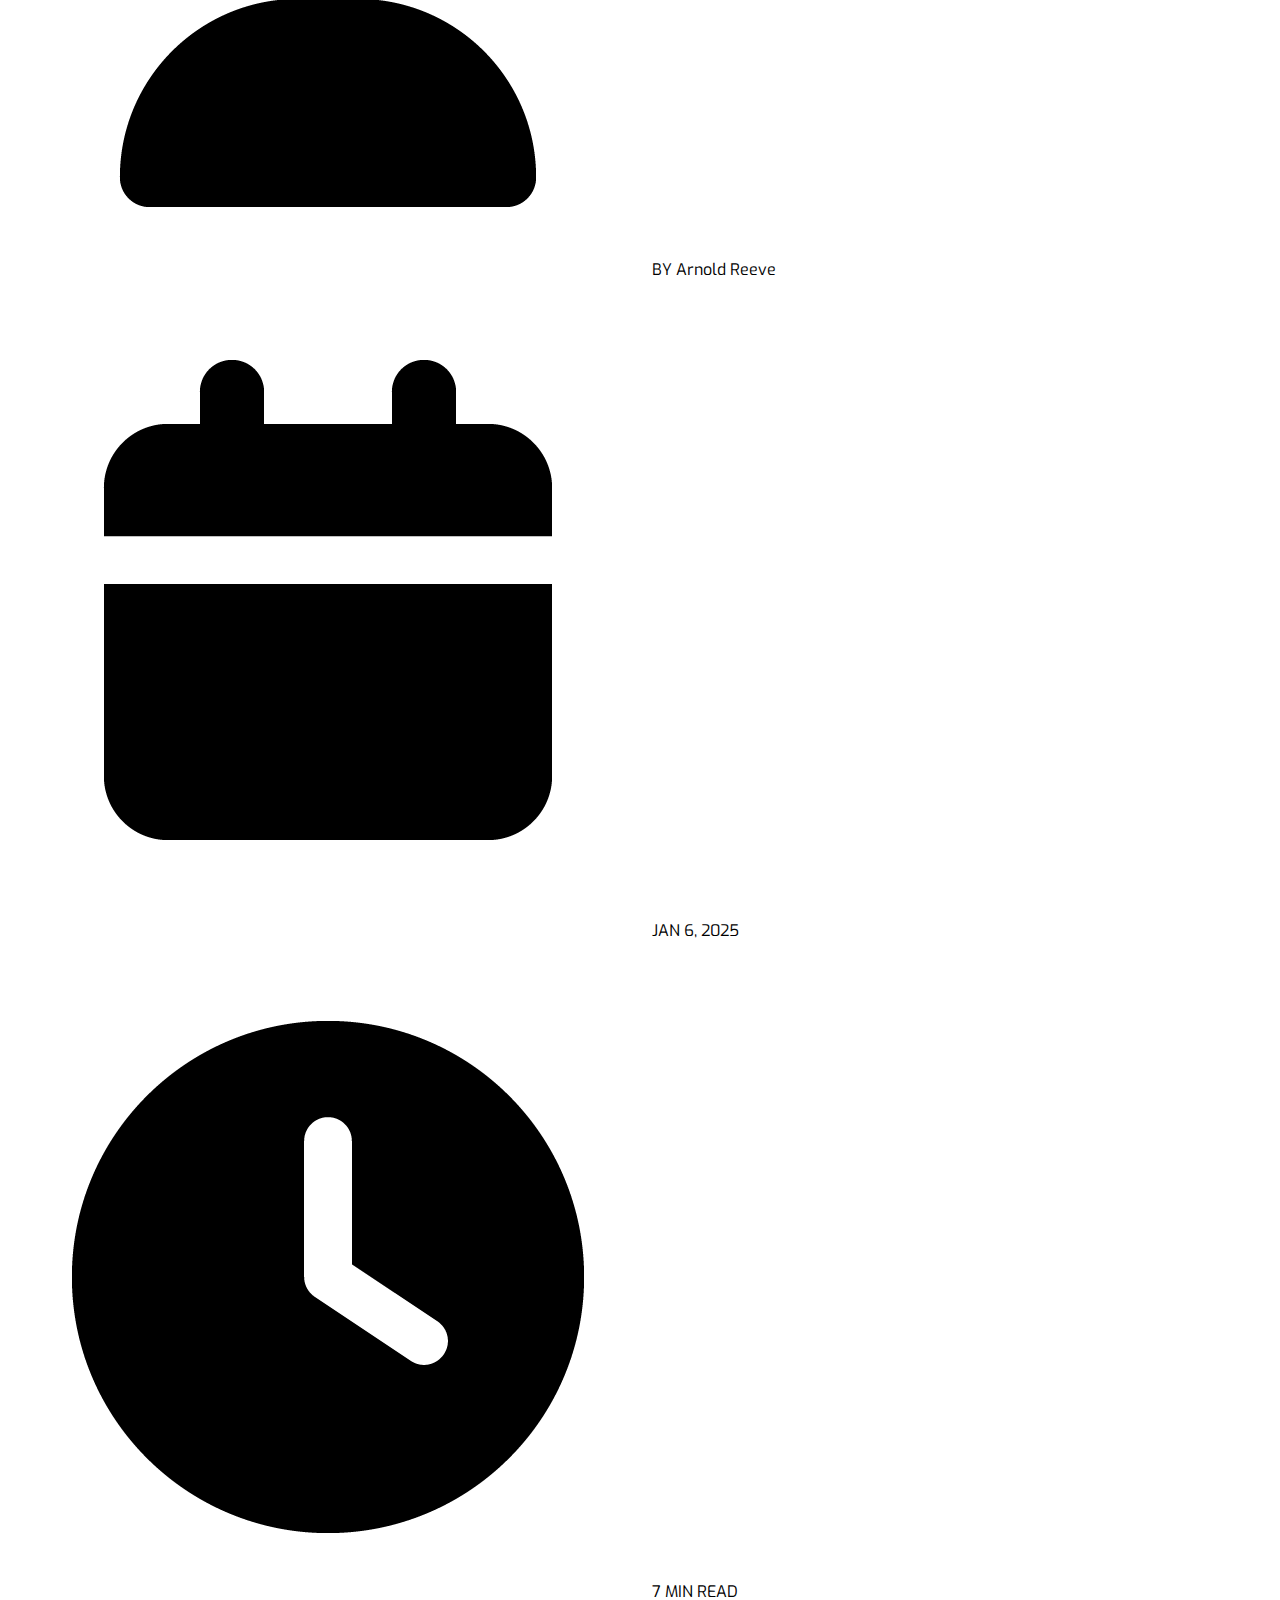
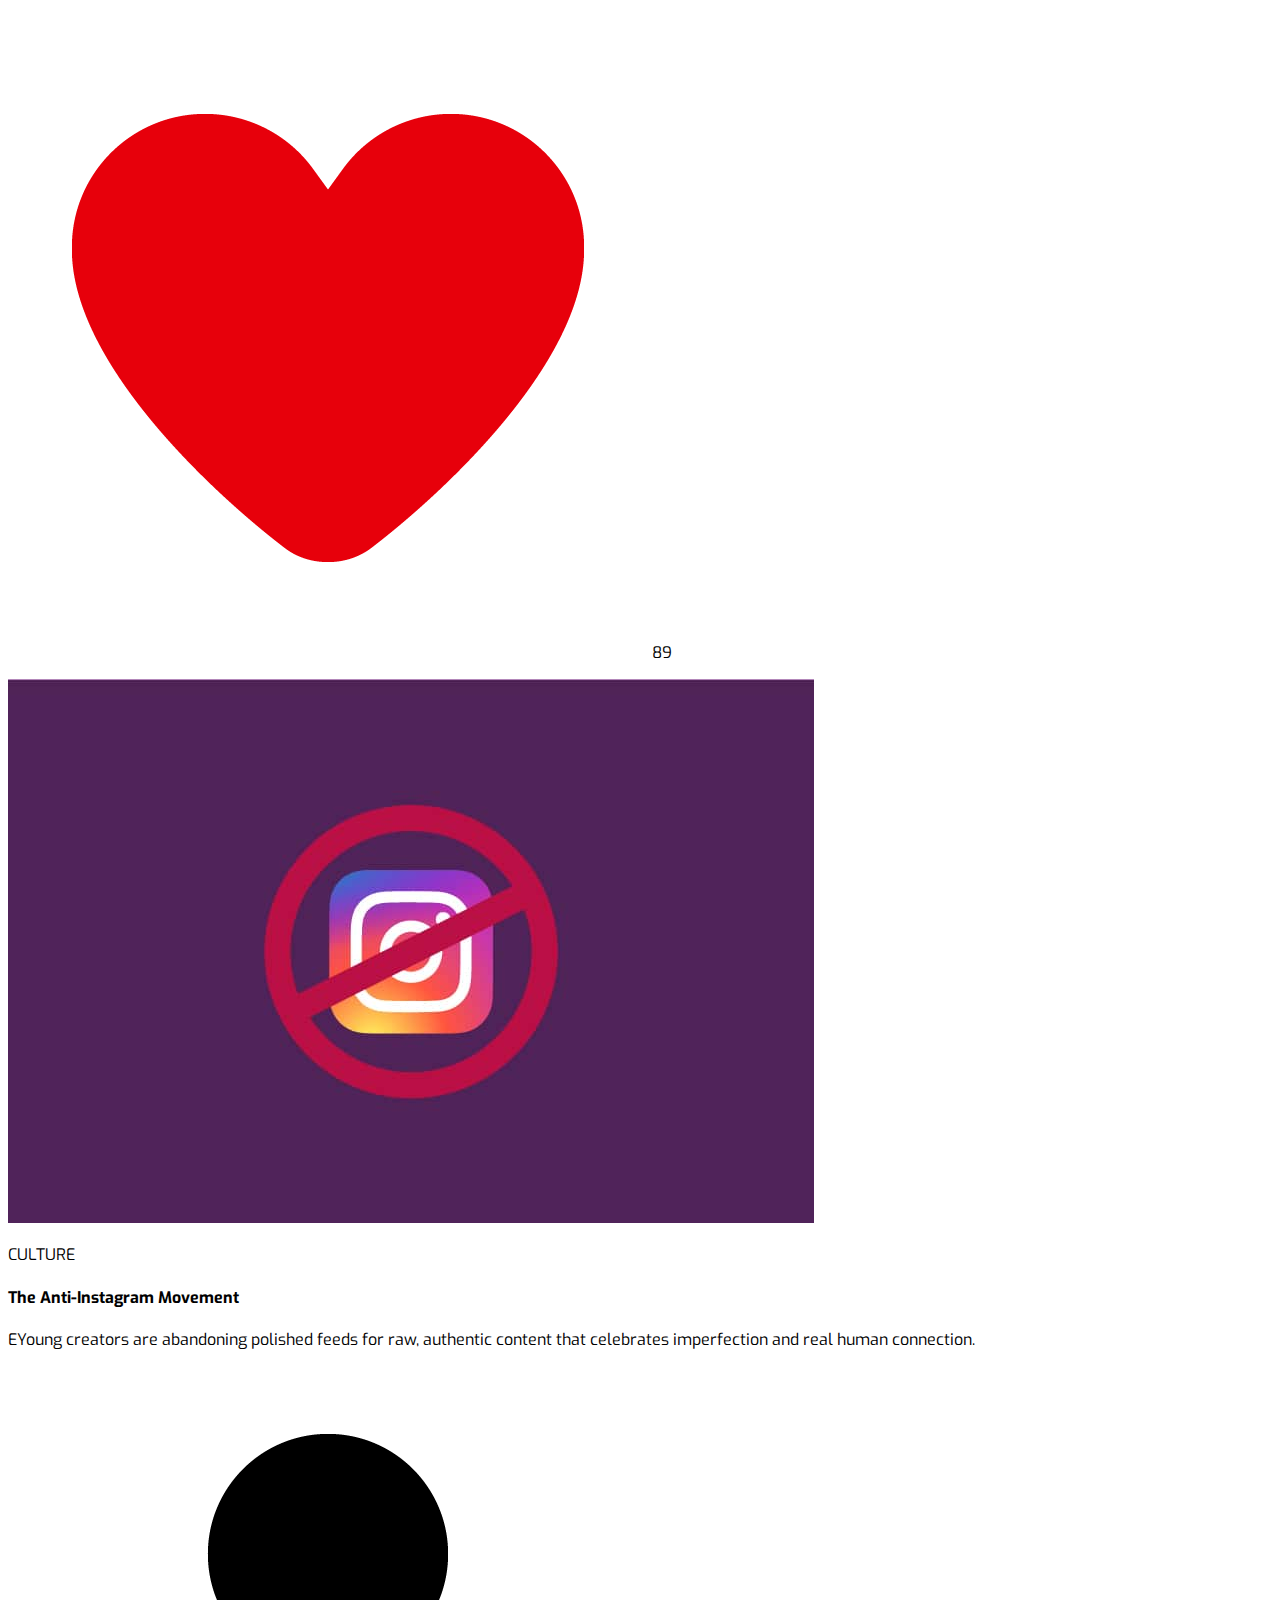
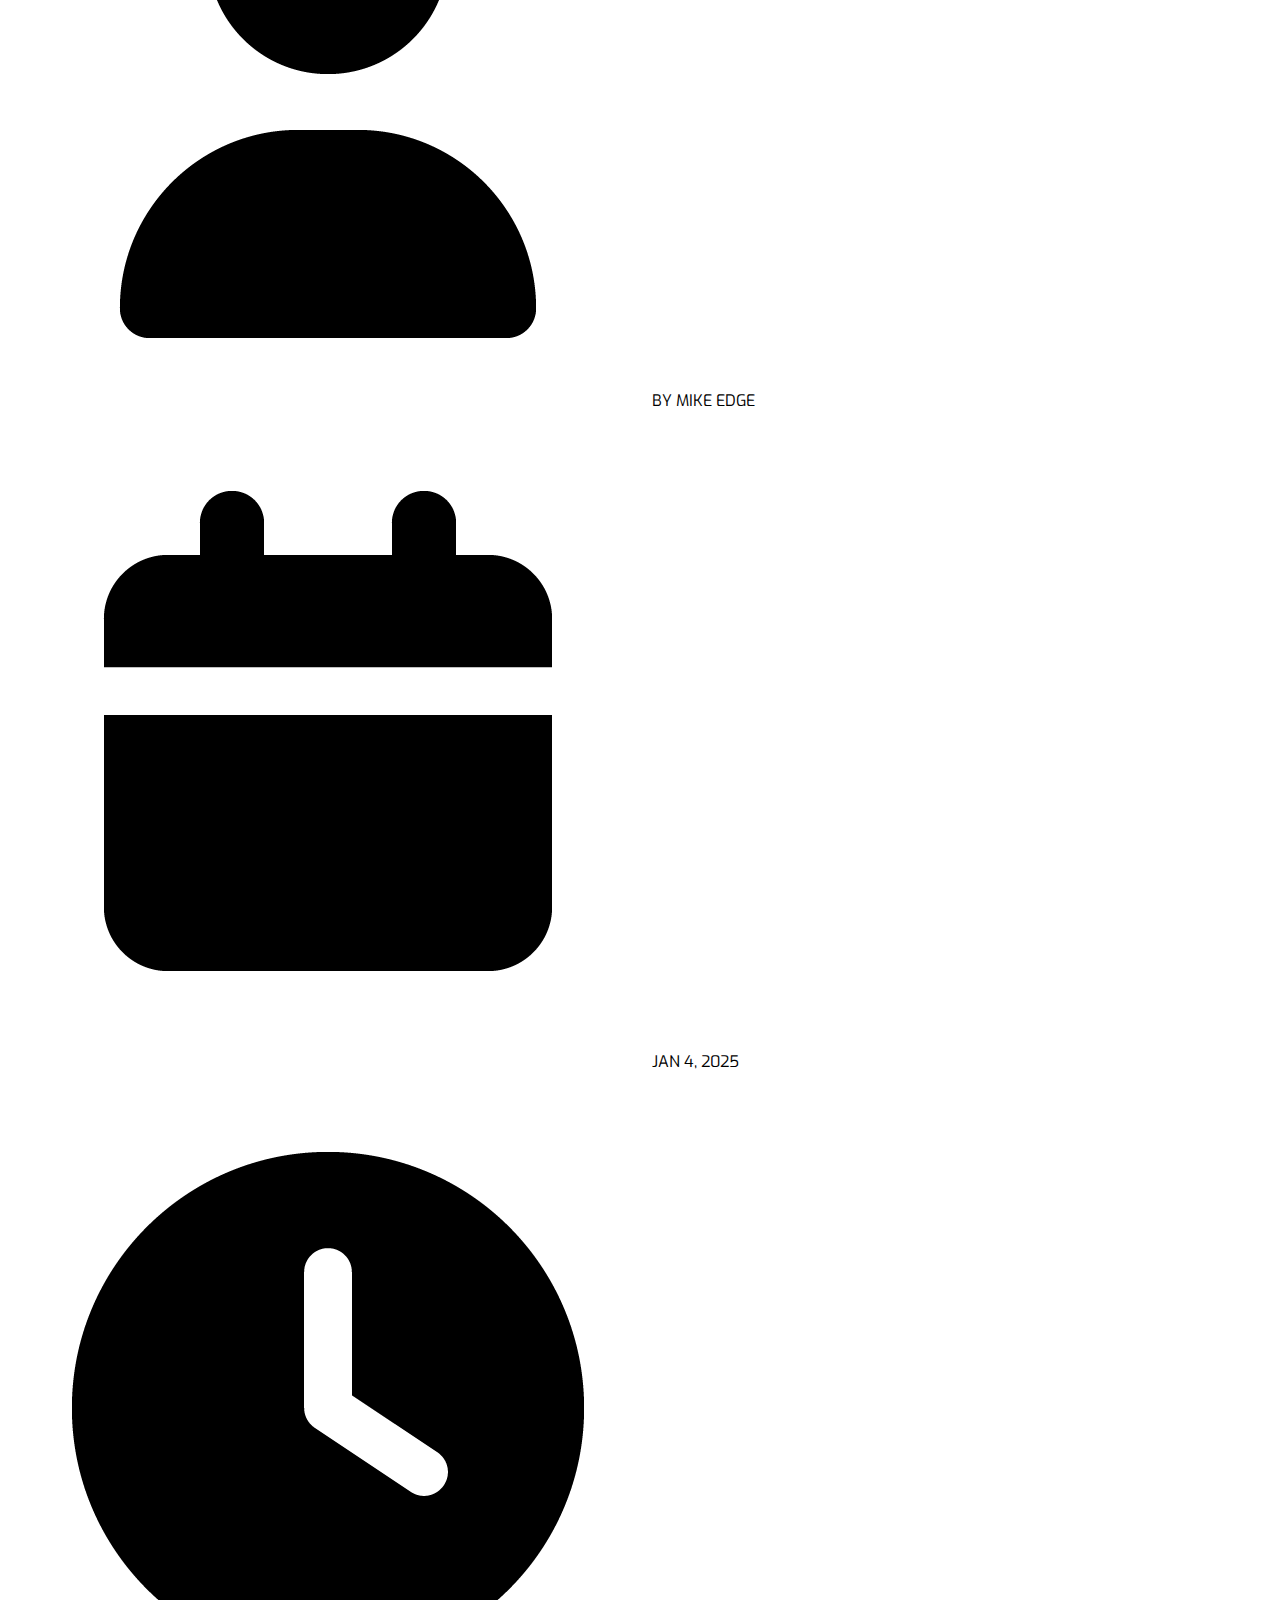
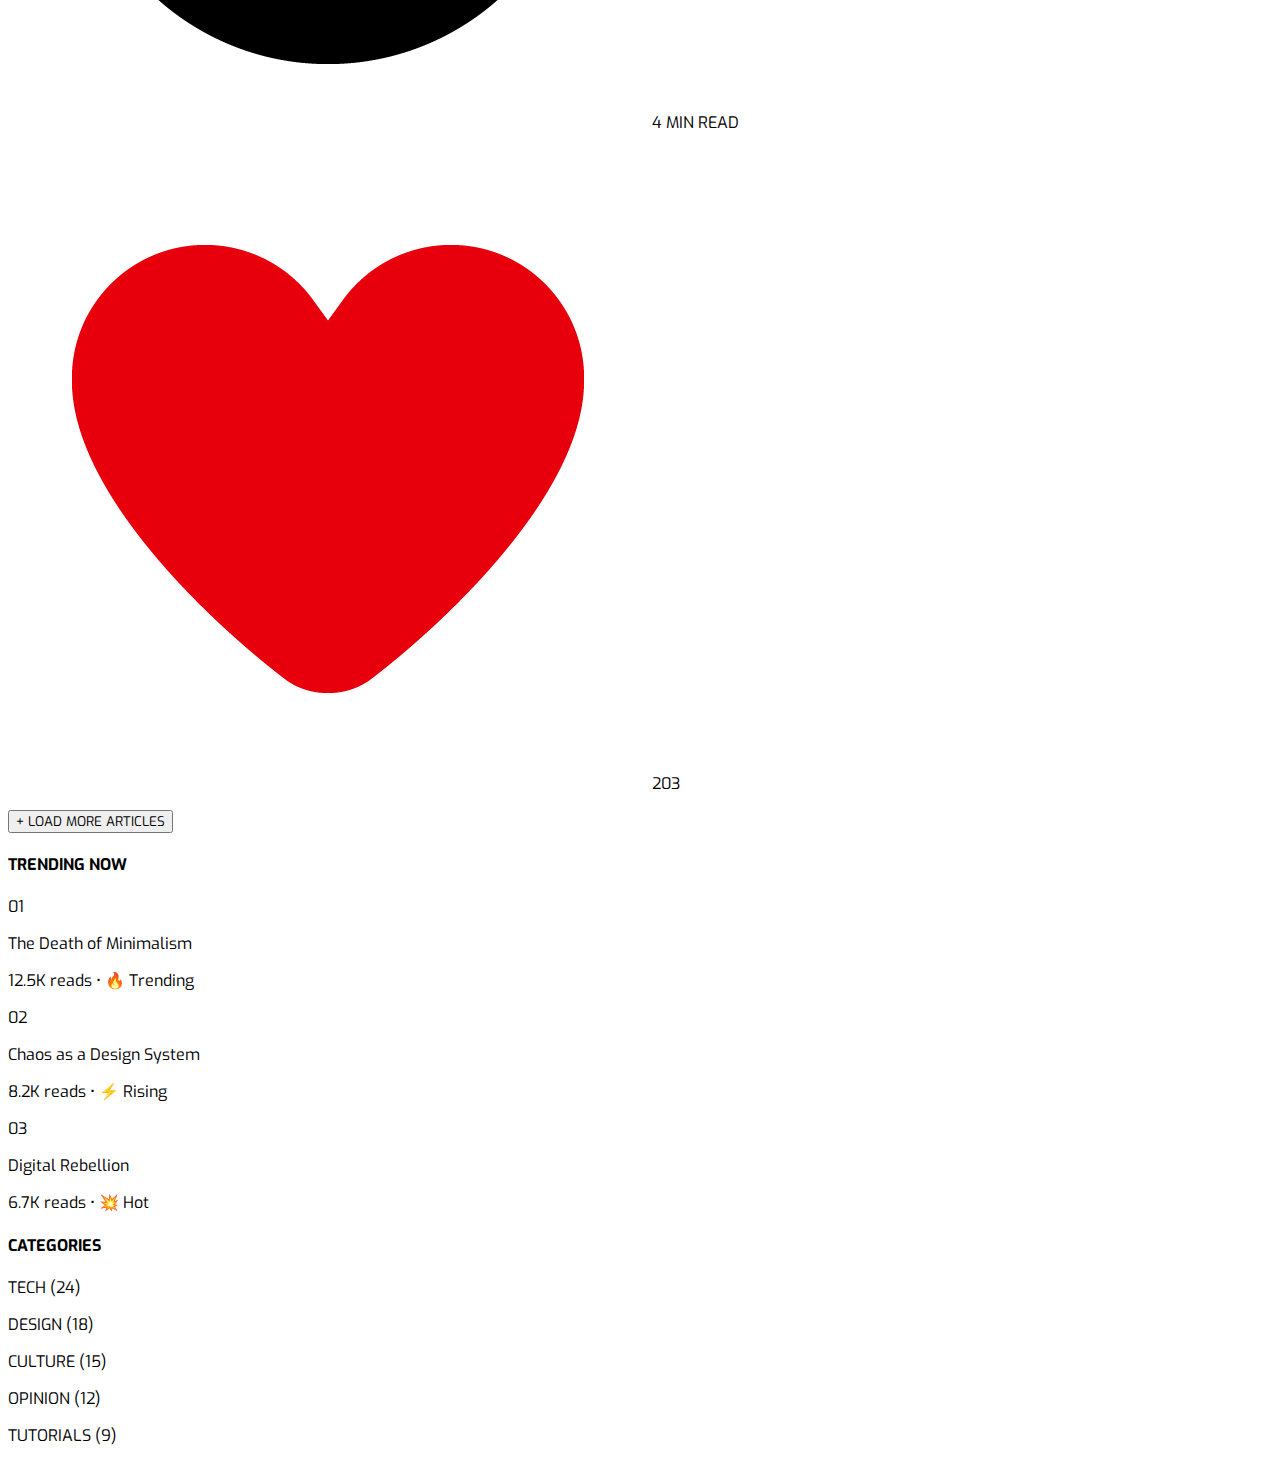
<file: Assignment 4/index.html>
<!DOCTYPE html>
<html lang="en">

<head>
    <meta charset="UTF-8">
    <meta name="viewport" content="width=device-width, initial-scale=1.0">
    <link rel="preconnect" href="https://fonts.googleapis.com">
    <link rel="preconnect" href="https://fonts.gstatic.com" crossorigin>
    <link href="https://fonts.googleapis.com/css2?family=Exo:ital,wght@0,100..900;1,100..900&display=swap"
        rel="stylesheet">
    <link rel="shortcut icon" href="./images/icons/favicon-Bg91HCOF.png" type="image/x-icon">
    <link rel="stylesheet" href="./css/style.css">
    <link rel="stylesheet" href="./css/media.css">
    <title>The UX Review Blog</title>
</head>


<body>
    <header>
        <nav>
            <h1 class="nav-title">The UX <span>Review</span></h1>
            <ul>
                <li><a href="#hero">HOME
                    </a><svg class="svg-inline--fa fa-star text-xs text-gray-300 ml-4" aria-hidden="true"
                        focusable="false" data-prefix="fas" data-icon="star" role="img"
                        xmlns="http://www.w3.org/2000/svg" viewBox="0 0 576 512" data-fa-i2svg="">
                        <path fill="currentColor"
                            d="M316.9 18C311.6 7 300.4 0 288.1 0s-23.4 7-28.8 18L195 150.3 51.4 171.5c-12 1.8-22 10.2-25.7 21.7s-.7 24.2 7.9 32.7L137.8 329 113.2 474.7c-2 12 3 24.2 12.9 31.3s23 8 33.8 2.3l128.3-68.5 128.3 68.5c10.8 5.7 23.9 4.9 33.8-2.3s14.9-19.3 12.9-31.3L438.5 329 542.7 225.9c8.6-8.5 11.7-21.2 7.9-32.7s-13.7-19.9-25.7-21.7L381.2 150.3 316.9 18z">
                        </path>
                    </svg></li>
                <li><a href="#latest-articles">LASTEXT ARTICLES
                    </a> <svg class="svg-inline--fa fa-star text-xs text-gray-300 ml-4" aria-hidden="true"
                        focusable="false" data-prefix="fas" data-icon="star" role="img"
                        xmlns="http://www.w3.org/2000/svg" viewBox="0 0 576 512" data-fa-i2svg="">
                        <path fill="currentColor"
                            d="M316.9 18C311.6 7 300.4 0 288.1 0s-23.4 7-28.8 18L195 150.3 51.4 171.5c-12 1.8-22 10.2-25.7 21.7s-.7 24.2 7.9 32.7L137.8 329 113.2 474.7c-2 12 3 24.2 12.9 31.3s23 8 33.8 2.3l128.3-68.5 128.3 68.5c10.8 5.7 23.9 4.9 33.8-2.3s14.9-19.3 12.9-31.3L438.5 329 542.7 225.9c8.6-8.5 11.7-21.2 7.9-32.7s-13.7-19.9-25.7-21.7L381.2 150.3 316.9 18z">
                        </path>
                    </svg></li>
                <li><a href="">AUTHORS
                    </a><svg class="svg-inline--fa fa-star text-xs text-gray-300 ml-4" aria-hidden="true"
                        focusable="false" data-prefix="fas" data-icon="star" role="img"
                        xmlns="http://www.w3.org/2000/svg" viewBox="0 0 576 512" data-fa-i2svg="">
                        <path fill="currentColor"
                            d="M316.9 18C311.6 7 300.4 0 288.1 0s-23.4 7-28.8 18L195 150.3 51.4 171.5c-12 1.8-22 10.2-25.7 21.7s-.7 24.2 7.9 32.7L137.8 329 113.2 474.7c-2 12 3 24.2 12.9 31.3s23 8 33.8 2.3l128.3-68.5 128.3 68.5c10.8 5.7 23.9 4.9 33.8-2.3s14.9-19.3 12.9-31.3L438.5 329 542.7 225.9c8.6-8.5 11.7-21.2 7.9-32.7s-13.7-19.9-25.7-21.7L381.2 150.3 316.9 18z">
                        </path>
                    </svg></li>
                <li><a href="">COMMUNITY
                    </a> <svg class="svg-inline--fa fa-star text-xs text-gray-300 ml-4" aria-hidden="true"
                        focusable="false" data-prefix="fas" data-icon="star" role="img"
                        xmlns="http://www.w3.org/2000/svg" viewBox="0 0 576 512" data-fa-i2svg="">
                        <path fill="currentColor"
                            d="M316.9 18C311.6 7 300.4 0 288.1 0s-23.4 7-28.8 18L195 150.3 51.4 171.5c-12 1.8-22 10.2-25.7 21.7s-.7 24.2 7.9 32.7L137.8 329 113.2 474.7c-2 12 3 24.2 12.9 31.3s23 8 33.8 2.3l128.3-68.5 128.3 68.5c10.8 5.7 23.9 4.9 33.8-2.3s14.9-19.3 12.9-31.3L438.5 329 542.7 225.9c8.6-8.5 11.7-21.2 7.9-32.7s-13.7-19.9-25.7-21.7L381.2 150.3 316.9 18z">
                        </path>
                    </svg></li>
            </ul>
            <BUtton>SUBSCRIBE NOW</BUtton>
            <div class="svg-nav"></div>
        </nav>
    </header>
    <div id="hero" class="hero">
        <div class="first-square"></div>
        <div class="second-square"></div>
        <div class="third-square"></div>
        <div class="container-wrapper">
            <div class="container">
                <div class="hero-text">
                    <p class="text-sign"> TRENDING NOW</p>
                    <h2>
                        <span class="black-text">BRUTAL</span>
                        <br>
                        <span class="red-text"> THOUGHTS</span>
                        <br>
                        <span class="blue-text">BOLD IDEAS</span>

                    </h2>
                    <div class="text-box">
                        <p> Raw, unfiltered content about tech, design, and culture. No sugar-coating, just pure truth
                            that hits different</p>
                    </div>
                    <div class="hero-buttons">
                        <button class="start-button">START READING</button>
                        <button class="watch-button">WATCH INTRO</button>
                    </div>
                </div>
                <div class="left-side">
                    <div class="hero-img">
                        <img src="./images/hero-img.png" alt="shapes with different colors">
                        <p>FEATURED</p>
                    </div>

                </div>
            </div>
        </div>
    </div>

    <div id="latest-articles" class="latest-articles">
        <div class="container">
            <div class="left-side">
                <div class="head">
                    <h3>LATEST ARTICLES</h3>
                    <p> FRESH CONTENT</p>
                </div>
                <div class="cards">
                    <div class="card">
                        <div class="card-img"><img src="./images/user-engagement-2.jpg" alt="user-engagement">
                        </div>
                        <div class="card-content">
                            <p class="content-sign">TECH</p>
                            <h4>Why Your Website Needs More Edge</h4>
                            <p>Exploring the psychological impact of bold, unapologetic design choices on user
                                engagement and brand perception in the digital age.
                            </p>
                            <div class="card-foot">
                                <p>
                                    <img src="./images/icons/user-solid-full.png" alt="user">
                                    BY ALEX BRUTAL
                                </p>
                                <p>
                                    <img src="./images/icons/calendar-solid-full.png" alt="calendar">
                                    JAN 8, 2025
                                </p>
                                <p>
                                    <img src="./images/icons/clock-solid-full.png" alt="clock">
                                    5 MIN READ
                                </p>
                                <p>
                                    <img src="./images/icons/heart-solid-full-red.png" alt="heart">
                                    127
                                </p>
                            </div>
                        </div>
                    </div>
                    <div class="card">
                        <div class="card-img"><img src="./images/guide-to-typography.avif" alt="guide-to-typography">
                        </div>
                        <div class="card-content">
                            <p class="content-sign">DESIGN</p>
                            <h4>Typography That Screams</h4>
                            <p>How to choose and implement bold typography that commands attention without sacrificing
                                readability or user experience
                            </p>
                            <div class="card-foot">
                                <p>
                                    <img src="./images/icons/user-solid-full.png" alt="user">
                                    BY Arnold Reeve
                                </p>
                                <p>
                                    <img src="./images/icons/calendar-solid-full.png" alt="calendar">
                                    JAN 6, 2025
                                </p>
                                <p>
                                    <img src="./images/icons/clock-solid-full.png" alt="clock">
                                    7 MIN READ
                                </p>
                                <p>
                                    <img src="./images/icons/heart-solid-full-red.png" alt="heart">
                                    89
                                </p>
                            </div>
                        </div>
                    </div>
                    <div class="card">
                        <div class="card-img"><img src="./images/anti-instagram.jpg" alt="user-engagement">
                        </div>
                        <div class="card-content">
                            <p class="content-sign">CULTURE</p>
                            <h4>The Anti-Instagram Movement</h4>
                            <p>EYoung creators are abandoning polished feeds for raw, authentic content that celebrates
                                imperfection and real human connection.
                            </p>
                            <div class="card-foot">
                                <p>
                                    <img src="./images/icons/user-solid-full.png" alt="user">
                                    BY MIKE EDGE
                                </p>
                                <p>
                                    <img src="./images/icons/calendar-solid-full.png" alt="calendar">
                                    JAN 4, 2025
                                </p>
                                <p>
                                    <img src="./images/icons/clock-solid-full.png" alt="clock">
                                    4 MIN READ
                                </p>
                                <p>
                                    <img src="./images/icons/heart-solid-full-red.png" alt="heart">
                                    203
                                </p>
                            </div>
                        </div>
                    </div>
                </div>
                <button>+ LOAD MORE ARTICLES</button>
            </div>
            <div class="right-side">
                <div class="trending-card">
                    <h4>TRENDING NOW</h4>
                    <div class="trend-part">
                        <p class="num">01</p>
                        <div class="trend-details">
                            <p class="trend-name">
                                The Death of Minimalism
                            </p>
                            <p class="trend-views">12.5K reads • 🔥 Trending</p>
                        </div>
                    </div>
                    <div class="trend-part">
                        <p class="num">02</p>
                        <div class="trend-details">
                            <p class="trend-name">
                                Chaos as a Design System
                            </p>
                            <p class="trend-views">8.2K reads • ⚡ Rising</p>
                        </div>
                    </div>
                    <div class="trend-part">
                        <p class="num">03</p>
                        <div class="trend-details">
                            <p class="trend-name">
                                Digital Rebellion
                            </p>
                            <p class="trend-views">6.7K reads • 💥 Hot</p>
                        </div>
                    </div>
                </div>
                <div class="categories">
                    <h4>CATEGORIES</h4>
                    <p class="category-name">
                        TECH (24)
                    </p>
                    <p class="category-name">
                        DESIGN (18)
                    </p>
                    <p class="category-name">
                        CULTURE (15)
                    </p>
                    <p class="category-name">
                        OPINION (12)
                    </p>
                    <p class="category-name">
                        TUTORIALS (9)
                    </p>
                </div>

            </div>
        </div>
    </div>
</body>

</html>
</file>
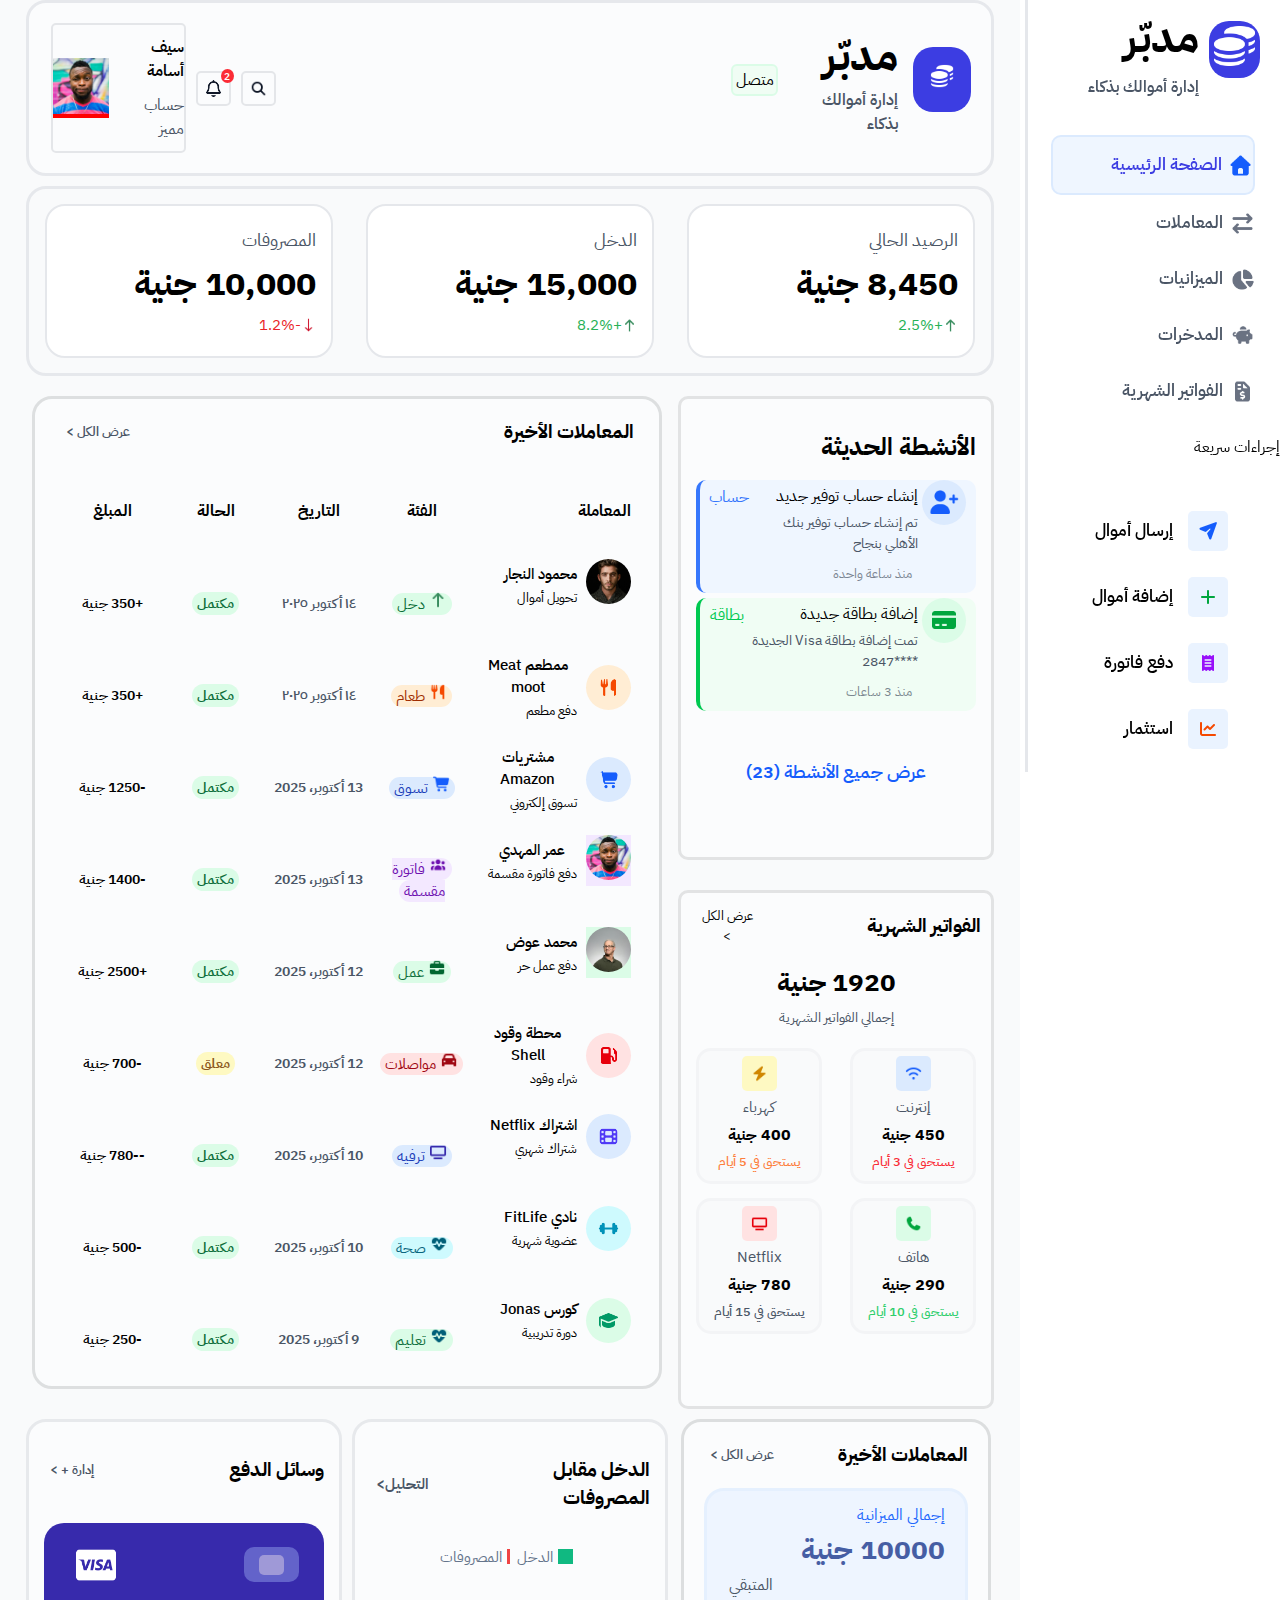
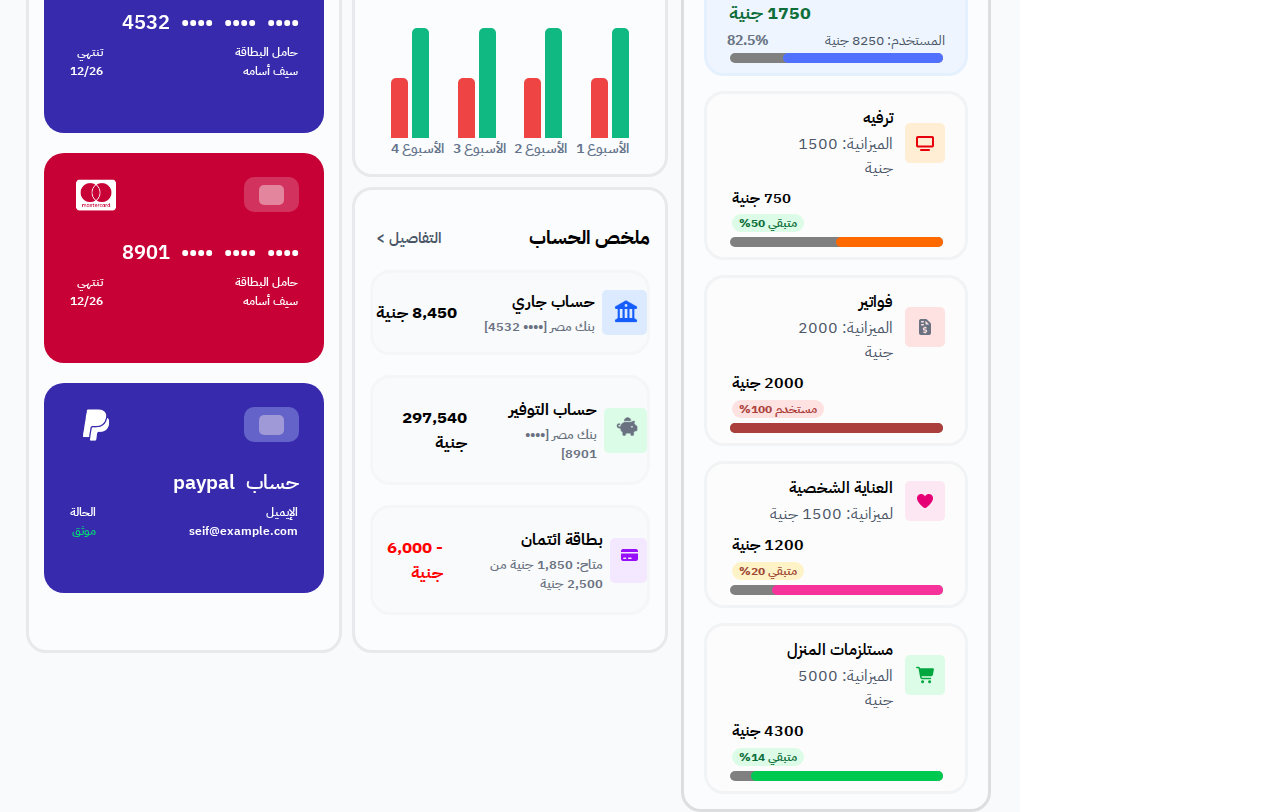
<file: Assignment 5/index.html>
<!DOCTYPE html>
<html lang="ar en">

<head>
    <meta charset="UTF-8">
    <meta name="viewport" content="width=, initial-scale=1.0">
    <link rel="preconnect" href="https://fonts.googleapis.com">
    <link rel="preconnect" href="https://fonts.gstatic.com" crossorigin>
    <link
        href="https://fonts.googleapis.com/css2?family=IBM+Plex+Sans+Arabic:wght@100;200;300;400;500;600;700&display=swap"
        rel="stylesheet">
    <link rel="stylesheet" href="css/style.css">
    <link rel="shortcut icon" href="./images/favicon.png" type="image/x-icon">

    <title> مدبّر | إدارة أموالك بذكاء</title>
</head>

<body>
    <div class="container">
        <div class="side-section">
            <div class="header">
                <div class="coins-img">
                    <img src="./images/icons/coins-solid-full.png" alt="coins img">
                </div>
                <div class="text">
                    <h1>مدبّر</h1>
                    <p>إدارة أموالك بذكاء</p>
                </div>
            </div>
            <div class="side-titles">
                <ul>
                    <li>
                        <img src="./images/icons/house-solid-full.png" alt="">
                        الصفحة الرئيسية
                    </li>
                    <li>
                        <img src="./images/icons/arrow-right-arrow-left-solid-full.png" alt="arrow">
                        المعاملات
                    </li>
                    <li>
                        <img src="./images/icons/chart-pie-solid-full.png" alt="chart pie">
                        الميزانيات
                    </li>
                    <li>
                        <img src="./images/icons/piggy-bank-solid.png" alt="piggy-bank">
                        المدخرات
                    </li>
                    <li>
                        <img src="./images/icons/file-invoice-dollar-solid-full.png" alt="file-invoice-dollar">
                        الفواتير الشهرية
                    </li>

                </ul>
            </div>
            <p>إجراءات سريعة</p>
            <div class="side-buttons">
                <ul>
                    <li>
                        <button>
                            <div class="button-img">
                                <img src="./images/icons/paper-plane-solid-full.png" alt="paper-plane">
                            </div>
                            إرسال أموال
                        </button>
                    </li>
                    <li>
                        <button>
                            <div class="button-img">
                                <img src="./images/icons/plus-solid-full.png" alt="plus">
                            </div>
                            إضافة أموال
                        </button>
                    </li>
                    <li>
                        <button>
                            <div class="button-img">
                                <img src="./images/icons/receipt-solid-full.png" alt="receipt">
                            </div>
                            دفع فاتورة
                        </button>
                    </li>
                    <li>
                        <button>
                            <div class="button-img">
                                <img src="./images/icons/chart-line-solid-full.png" alt="chart-line">
                            </div>
                            استثمار
                        </button>
                    </li>
                </ul>
            </div>
        </div>

        <main>
            <div class="main-container">
                <div class="header">
                    <div class="right-header">
                        <div class="coins-img">
                            <img src="./images/icons/coins-solid-full.png" alt="coins img">
                        </div>
                        <div class="text">
                            <h2>مدبّر</h2>
                            <p>إدارة أموالك بذكاء</p>
                        </div>
                        <p>متصل</p>
                    </div>
                    <div class="left-header">
                        <div class="glass-img-container">
                            <img src="./images/icons/magnifying-glass-solid-full.png" alt="magnifying-glass">
                        </div>
                        <div class="bell-img-container">
                            <img src="./images/icons/bell-regular-full.png" alt="bell">
                            <p class="notify">2</p>
                        </div>
                        <div class="special-account">
                            <div class="user-info">
                                <p>سيف أسامة</p>
                                <p>حساب مميز</p>
                            </div>
                            <div class="user-img">
                                <img src="./images/avatar-1.jpg" alt="special user">
                            </div>
                        </div>
                    </div>

                </div>

                <div class="cards">
                    <div class="card">
                        <p>الرصيد الحالي</p>
                        <p>8,450 جنية</p>
                        <p>
                            <img src="./images/icons/arrow-down-solid-full.png" alt="arrow up">
                            +2.5%
                        </p>
                    </div>
                    <div class="card">
                        <p>الدخل</p>
                        <p>15,000 جنية</p>
                        <p>
                            <img src="./images/icons/arrow-down-solid-full.png" alt="arrow up">
                            +8.2%
                        </p>
                    </div>
                    <div class="card">
                        <p>المصروفات</p>
                        <p>10,000 جنية</p>
                        <p><img src="./images/icons/arrow-down-red.png" alt="arrow down">
                            -1.2%</p>
                    </div>
                </div>
            </div>
            <div class="second-container">

                <div class="notification_card">
                    <h3>الأنشطة الحديثة</h3>
                    <div class="save-account-part">
                        <div class="user-plus-img">
                            <img src="./images/icons/user-plus-solid-full.png" alt="user plus">
                        </div>
                        <div class="text-part">
                            <p>إنشاء حساب توفير جديد</p>
                            <p>تم إنشاء حساب توفير بنك الأهلي بنجاح</p>
                            <p>منذ ساعة واحدة</p>
                        </div>
                        <p>حساب</p>
                    </div>
                    <div class="new-card-part">
                        <div class="credit-card-img">
                            <img src="./images/icons/credit-card-solid-full-green.png" alt="credit card">
                        </div>
                        <div class="text-part">
                            <p>إضافة بطاقة جديدة</p>
                            <p>تمت إضافة بطاقة Visa الجديدة ****2847</p>
                            <p>منذ 3 ساعات</p>
                        </div>
                        <p>بطاقة</p>
                    </div>
                    <button>عرض جميع الأنشطة (23) </button>
                </div>


                <div class="monthly_receipts">
                    <div class="receipts-head">
                        <h3>الفواتير الشهرية</h3>
                        <button> عرض الكل &gt;</button>
                    </div>
                    <p>1920 جنية</p>
                    <p>إجمالي الفواتير الشهرية</p>
                    <div class="receipts-card-container">
                        <div class="card">
                            <div class="img-container">
                                <img src="./images/icons/wifi-solid-full.png" alt="">
                            </div>
                            <p>إنترنت</p>
                            <p>450 جنية</p>
                            <p>يستحق في 3 أيام</p>
                        </div>
                        <div class="card">
                            <div class="img-container">
                                <img src="./images/icons/bolt-solid-full.png" alt="bolt">
                            </div>
                            <p>كهرباء</p>
                            <p>400 جنية</p>
                            <p>يستحق في 5 أيام</p>
                        </div>
                        <div class="card">
                            <div class="img-container">
                                <img src="./images/icons/phone-solid-full.png" alt="phone">
                            </div>
                            <p>هاتف</p>
                            <p>290 جنية</p>
                            <p>يستحق في 10 أيام</p>
                        </div>
                        <div class="card">
                            <div class="img-container">
                                <img src="./images/icons/tv-solid-full-red.png" alt="">
                            </div>
                            <p>Netflix</p>
                            <p>780 جنية</p>
                            <p>يستحق في 15 أيام</p>
                        </div>
                    </div>
                </div>



                <div class="transactions-card">
                    <div class="head">
                        <h3>المعاملات الأخيرة</h3>
                        <button> عرض الكل &gt;</button>
                    </div>
                    <table>
                        <thead>
                            <th>المعاملة</th>
                            <th>الفئة</th>
                            <th>التاريخ</th>
                            <th>الحالة</th>
                            <th>المبلغ</th>
                        </thead>
                        <tr>
                            <td>
                                <div class="tr-img">
                                    <img src="./images/avatar-2.jpg" alt="">
                                </div>
                                <div class="tr-text">
                                    <p>محمود النجار</p>
                                    <p>تحويل أموال</p>
                                </div>
                            </td>
                            <td>
                                <div class="tr-container green">
                                    <img src="./images/icons/arrow-down-solid-full.png" alt="">
                                    <p>دخل</p>
                                </div>
                            </td>
                            <td> ١٤ أكتوبر ٢٠٢٥</td>
                            <td>
                                <p class="complete">مكتمل</p>
                            </td>
                            <td>+350 جنية</td>
                        </tr>
                        <tr>
                            <td>
                                <div class="tr-icon beige">
                                    <img src="./images/icons/utensils-solid-full.png" alt="">
                                </div>
                                <div class="tr-text">
                                    <p>ممطعم Meat moot</p>
                                    <p>دفع مطعم</p>
                                </div>
                            </td>
                            <td>
                                <div class="tr-container beige">
                                    <img src="./images/icons/utensils-solid-full.png" alt="">
                                    <p>طعام</p>
                                </div>
                            </td>
                            <td> ١٤ أكتوبر ٢٠٢٥</td>
                            <td>
                                <p class="complete">مكتمل</p>
                            </td>
                            <td>+350 جنية</td>
                        </tr>
                        <tr>
                            <td>
                                <div class="tr-icon blue">
                                    <img src="./images/icons/cart-shopping-solid-full-blue.png" alt="">
                                </div>
                                <div class="tr-text">
                                    <p>مشتريات Amazon</p>
                                    <p>تسوق إلكتروني</p>
                                </div>
                            </td>
                            <td>
                                <div class="tr-container blue">
                                    <img src="./images/icons/cart-shopping-solid-full-blue.png" alt="">
                                    <p>تسوق</p>
                                </div>
                            </td>
                            <td> 13 أكتوبر، 2025</td>
                            <td>
                                <p class="complete">مكتمل</p>
                            </td>
                            <td>-1250 جنية</td>
                        </tr>
                        <tr>
                            <td>
                                <div class="tr-img purple">
                                    <img src="./images/avatar-1.jpg" alt="">
                                </div>
                                <div class="tr-text">
                                    <p>عمر المهدي</p>
                                    <p>دفع فاتورة مقسمة</p>
                                </div>
                            </td>
                            <td>
                                <div class="tr-container purple">
                                    <img src="./images/icons/users-solid-full.png" alt="">
                                    <p>فاتورة مقسمة </p>
                                </div>
                            </td>
                            <td> 13 أكتوبر، 2025</td>
                            <td>
                                <p class="complete">مكتمل</p>
                            </td>
                            <td>-1400 جنية</td>
                        </tr>
                        <tr>
                            <td>
                                <div class="tr-img green">
                                    <img src="./images/avatar-3.jpg" alt="">
                                </div>
                                <div class="tr-text">
                                    <p>محمد عوض</p>
                                    <p>دفع عمل حر</p>
                                </div>
                            </td>
                            <td>
                                <div class="tr-container green">
                                    <img src="./images/icons/briefcase-solid-full.png" alt="">
                                    <p>عمل</p>
                                </div>
                            </td>
                            <td> 12 أكتوبر، 2025</td>
                            <td>
                                <p class="complete">مكتمل</p>
                            </td>
                            <td>+2500 جنية</td>
                        </tr>
                        <tr>
                            <td>
                                <div class="tr-icon burgundy">
                                    <img src="./images/icons/gas-pump-solid-full.png" alt="">
                                </div>
                                <div class="tr-text">
                                    <p>محطة وقود Shell</p>
                                    <p>شراء وقود</p>
                                </div>
                            </td>
                            <td>
                                <div class="tr-container burgundy">
                                    <img src="./images/icons/car-solid-full.png" alt="">
                                    <p>مواصلات</p>
                                </div>
                            </td>
                            <td> 12 أكتوبر، 2025</td>
                            <td>
                                <p class="pendent">معلق</p>
                            </td>
                            <td>-700 جنية</td>
                        </tr>
                        <tr>
                            <td>
                                <div class="tr-icon blue">
                                    <img src="./images/icons/heart-solid-full-(2).png" alt="">
                                </div>
                                <div class="tr-text">
                                    <p>اشتراك Netflix</p>
                                    <p>شتراك شهري</p>
                                </div>
                            </td>
                            <td>
                                <div class="tr-container blue">
                                    <img src="./images/icons/tv-solid-full-violet.png" alt="">
                                    <p>ترفيه</p>
                                </div>
                            </td>
                            <td> 10 أكتوبر، 2025</td>
                            <td>
                                <p class="complete">مكتمل</p>
                            </td>
                            <td>--780 جنية</td>
                        </tr>
                        <tr>
                            <td>
                                <div class="tr-icon sky">
                                    <img src="./images/icons/dumbbell-solid-full.png" alt="dumbbell">
                                </div>
                                <div class="tr-text">
                                    <p>نادي FitLife </p>
                                    <p>عضوية شهرية</p>
                                </div>
                            </td>
                            <td>
                                <div class="tr-container sky">
                                    <img src="./images/icons/heart-pulse-solid-full.png" alt="">
                                    <p>صحة</p>
                                </div>
                            </td>
                            <td> 10 أكتوبر، 2025</td>
                            <td>
                                <p class="complete">مكتمل</p>
                            </td>
                            <td>-500 جنية</td>
                        </tr>
                        <tr>
                            <td>
                                <div class="tr-icon green">
                                    <img src="./images/icons/graduation-cap-solid-full.png" alt="graduation">
                                </div>
                                <div class="tr-text">
                                    <p>كورس Jonas</p>
                                    <p>دورة تدريبية</p>
                                </div>
                            </td>
                            <td>
                                <div class="tr-container green">
                                    <img src="./images/icons/heart-pulse-solid-full.png" alt="">
                                    <p>تعليم</p>
                                </div>
                            </td>
                            <td> 9 أكتوبر، 2025</td>
                            <td>
                                <p class="complete">مكتمل</p>
                            </td>
                            <td>-250 جنية</td>
                        </tr>
                    </table>
                </div>


                <div class="budget-card">
                    <div class="head">
                        <h3>المعاملات الأخيرة</h3>
                        <button> عرض الكل &gt;</button>
                    </div>
                    <div class="section">
                        <p>إجمالي الميزانية</p>
                        <p>10000 جنية</p>
                        <p>المتبقي</p>
                        <p>1750 جنية</p>
                        <div class="text-precentage">
                            <p>المستخدم: 8250 جنية</p>
                            <p>82.5%</p>
                        </div>
                        <div class="main-precentage">
                            <div class="real-precentage"></div>
                        </div>
                    </div>
                    <div class="section">
                        <div class="head-sec">
                            <div class="img-container">
                                <img src="./images/icons/tv-solid-full-red.png" alt="">
                            </div>
                            <div class="text-part">
                                <p>ترفيه</p>
                                <p>الميزانية: 1500 جنية</p>
                            </div>
                        </div>
                        <p>750 جنية</p>
                        <p><span>متبقي 50%</span></p>
                        <div class="main-precentage">
                            <div class="real-precentage"></div>
                        </div>
                    </div>
                    <div class="section">
                        <div class="head-sec">
                            <div class="img-container">
                                <img src="./images/icons/file-invoice-dollar-solid-full.png" alt="">
                            </div>
                            <div class="text-part">
                                <p>فواتير</p>
                                <p>الميزانية: 2000 جنية</p>
                            </div>
                        </div>
                        <p>2000 جنية</p>
                        <p><span>مستخدم 100%</span></p>
                        <div class="main-precentage">
                            <div class="real-precentage"></div>
                        </div>
                    </div>
                    <div class="section">
                        <div class="head-sec">
                            <div class="img-container">
                                <img src="./images/icons/heart-solid-full.png" alt="">
                            </div>
                            <div class="text-part">
                                <p>العناية الشخصية</p>
                                <p>لميزانية: 1500 جنية</p>
                            </div>
                        </div>
                        <p>1200 جنية</p>
                        <p><span>متبقي 20%</span></p>
                        <div class="main-precentage">
                            <div class="real-precentage"></div>
                        </div>
                    </div>
                    <div class="section">
                        <div class="head-sec">
                            <div class="img-container">
                                <img src="./images/icons/cart-shopping-solid-full-green.png" alt="">
                            </div>
                            <div class="text-part">
                                <p>مستلزمات المنزل</p>
                                <p>الميزانية: 5000 جنية</p>
                            </div>
                        </div>
                        <p>4300 جنية</p>
                        <p><span>متبقي 14%</span></p>
                        <div class="main-precentage">
                            <div class="real-precentage"></div>
                        </div>
                    </div>
                </div>
                <div class="income-expenses-card">
                    <div class="head">
                        <h3>الدخل مقابل المصروفات</h3>
                        <button> التحليل&gt;</button>
                    </div>
                    <div class="center-sec">
                        <div class="sec">
                            <div class="square"></div>
                            <p>الدخل</p>
                        </div>
                        <div class="sec">
                            <div class="square"></div>
                            <p>المصروفات</p>
                        </div>
                    </div>
                    <div class="charts-container">
                        <div class="chart">
                            <div class="columns">
                                <div class="column"></div>
                                <div class="column"></div>
                            </div>
                        </div>
                        <div class="chart">
                            <div class="columns">
                                <div class="column"></div>
                                <div class="column"></div>
                            </div>
                        </div>
                        <div class="chart">
                            <div class="columns">
                                <div class="column"></div>
                                <div class="column"></div>
                            </div>
                        </div>
                        <div class="chart">
                            <div class="columns">
                                <div class="column"></div>
                                <div class="column"></div>
                            </div>
                        </div>
                    </div>
                    <div class="chart-label">
                        <span>الأسبوع 1</span>
                        <span>الأسبوع 2</span>
                        <span>الأسبوع 3</span>
                        <span>الأسبوع 4</span>
                    </div>
                </div>


                <div class="payment_methods">
                    <div class="head">
                        <h3>وسائل الدفع</h3>
                        <button> إدارة + &gt;</button>
                    </div>
                    <!-- <div class="wrap"> -->
                    <div class="card-container">
                        <div class="front-side">
                            <div class="first-sec">
                                <div class="parent-triangle">
                                    <div class="child-treiangle"></div>
                                </div>
                                <div class="pay-method-img">
                                    <img width="50px" src="./images/icons/cc-visa-brands-solid-full.png" alt="">
                                </div>
                            </div>
                            <p> •••• •••• •••• 4532</p>
                            <div class="second-sec">
                                <div class="card-info">
                                    <p>حامل البطاقة</p>
                                    <p>سيف أسامه</p>
                                </div>
                                <div class="validation">
                                    <p>تنتهي</p>
                                    <p>12/26</p>
                                </div>
                            </div>
                        </div>
                        <div class="back-side">
                            <div class="fisrt-triangle"></div>
                            <p>
                                توقيع معتمد-غير صالح بدون توقيع
                            </p>
                            <div class="second-part">
                                <p>4532</p>
                            </div>
                            <div class="third-sec">
                                <p class="small-white-triangle">123</p>
                            </div>
                        </div>
                    </div>
                    <div class="card-container">
                        <div class="front-side">
                            <div class="first-sec">
                                <div class="parent-triangle">
                                    <div class="child-treiangle"></div>
                                </div>
                                <div class="pay-method-img">
                                    <img width="50px" src="./images/icons/cc-mastercard-brands-solid-full.png" alt="">
                                </div>
                            </div>
                            <p> •••• •••• •••• 8901</p>
                            <div class="second-sec">
                                <div class="card-info">
                                    <p>حامل البطاقة</p>
                                    <p>سيف أسامه</p>
                                </div>
                                <div class="validation">
                                    <p>تنتهي</p>
                                    <p>12/26</p>
                                </div>
                            </div>
                        </div>
                        <div class="back-side">
                            <div class="fisrt-triangle"></div>
                            <p>
                                توقيع معتمد-غير صالح بدون توقيع
                            </p>
                            <div class="second-part">
                                <p>8901</p>
                            </div>
                            <div class="third-sec">
                                <p class="small-white-triangle">456</p>
                            </div>
                        </div>
                    </div>
                    <div class="card-container">
                        <div class="front-side">
                            <div class="first-sec">
                                <div class="parent-triangle">
                                    <div class="child-treiangle"></div>
                                </div>
                                <div class="pay-method-img">
                                    <img width="50px" src="./images/icons/paypal-brands-solid-full.png" alt="">
                                </div>
                            </div>
                            <p> حساب paypal</p>
                            <div class="second-sec">
                                <div class="card-info">
                                    <p>الإيميل</p>
                                    <p>seif@example.com</p>
                                </div>
                                <div class="validation">
                                    <p>الحالة</p>
                                    <p>موثق</p>
                                </div>
                            </div>
                        </div>
                        <div class="back-side">
                            <div class="fisrt-triangle"></div>
                            <p>
                                توقيع معتمد-غير صالح بدون توقيع
                            </p>
                            <div class="second-part">
                                <p>pp01</p>
                            </div>
                            <div class="third-sec">
                                <p class="small-white-triangle">PP-01</p>
                            </div>
                        </div>
                    </div>
                    <!-- </div> -->

                </div>


                <div class="account-summary-card">
                    <div class="head">
                        <h3>ملخص الحساب</h3>
                        <button> التفاصيل &gt;</button>
                    </div>
                    <div class="summary-card">
                        <div class="right-side">
                            <div class="img-container">
                                <img src="./images/icons/building-columns-solid-full.png" alt="">
                            </div>
                            <div class="text-part">
                                <p>حساب جاري</p>
                                <p>بنك مصر [•••• 4532]</p>
                            </div>
                        </div>
                        <p class="left-side">
                            8,450 جنية
                        </p>
                    </div>
                    <div class="summary-card">
                        <div class="right-side">
                            <div class="img-container">
                                <img src="./images/icons/piggy-bank-solid.png" alt="">
                            </div>
                            <div class="text-part">
                                <p>حساب التوفير</p>
                                <p>بنك مصر [•••• 8901]</p>
                            </div>
                        </div>
                        <p class="left-side"> 297,540 جنية </p>
                    </div>
                    <div class="summary-card">
                        <div class="right-side">
                            <div class="img-container">
                                <img src="./images/icons/credit-card-solid-full-violet.png" alt="">
                            </div>
                            <div class="text-part">
                                <p> بطاقة ائتمان</p>
                                <p>متاح: 1,850 جنية من 2,500 جنية</p>
                            </div>
                        </div>
                        <p class="left-side"> - 6,000 جنية </p>
                    </div>
                </div>
            </div>
        </main>
    </div>
</body>

</html>
</file>
<file: Assignment 2/css/style.css>
body {
  padding: 0;
}
* {
  font-family: "Google Sans ", Roboto, arial, sans-serif;
}
.hero {
  height: 70vh;
}
.container {
  height: 55vh;
  width: 73%;
  margin: auto;
  overflow: hidden;
  margin-top: 40px;
}
.hero__content {
  margin-left: 48px;
  width: 55%;
  float: left;
}

.hero__content h1 {
  font-size: 48px;
  line-height: 4rem;
  font-weight: bold;
  width: 65%;
  margin-left: 2%;
}
.hero__content p {
  width: 80%;
  color: rgb(104, 116, 130);
  margin-left: 2%;
  font-size: 20px;
  line-height: 1.7rem;
}
.hero-buttons button {
  margin-left: 20px;
  height: 60px;
  border-radius: 10px;
}
.start-btn {
  width: 30%;
  background-color: black;
  color: white;
}
.learn-more-btn {
  width: 25%;
  border: 2px solid rgb(209,213,220);
  /* border-color: rgb(209,213,220); */
}

.hero__img {
  margin-top: 10px;
  width: 35%;
  float: left;
}
.hero__img img {
  margin-top: 45px;
  width: 100%;
  border-radius: 10%;
}

.clear-fix {
  clear: left;
}

/* ////////////////why choose////////////////// */

.why-choose-us {
  width: 75%;
  margin: auto;
  text-align: center;
}

.why-choose-us .title h2 {
  font-weight: bold;
  font-size: 32px;
  margin-top: 0;
  margin-bottom: 0;
}

.why-choose-us .title p {
  width: 50%;
  margin-left: auto;
  margin-right: auto;
  font-size: 110%;
  color: rgb(94, 93, 93);
}

.benfit-cards {
  height: 40vh;
  margin: auto;
}
.card h3 {
  font-size: 22px;
  margin-bottom: 10px;
}
.benfit-cards .card {
  text-align: center;
  width: 31%;
  float: left;
  margin-left: 20px;
  height: 300px;
}
.blue-card {
  background-color: rgb(219, 234, 254);
  border: 2px solid rgb(205, 227, 255);
  border-radius: 5%;
}
.green-card {
  background-color: rgb(208, 250, 229);
  border: 2px solid rgb(169, 244, 209);
  border-radius: 5%;
}

.violet-card {
  background-color: rgb(243, 232, 255);
  border: 2px solid rgb(234, 214, 255);
  border-radius: 5%;
}
.small-Square {
  width: 42px;
  height: 42px;
  border: 30px solid;
  border-radius: 30%;
  margin: auto;
  margin-top: 25px;
}
.blue-card .small-Square {
  border-color: rgb(21, 93, 252);
}

.green-card .small-Square {
  border-color: rgb(0, 153, 102);
  background: white;
}

.violet-card .small-Square {
  border-color: rgb(152, 16, 250);
}

.card p {
  margin-top: 10px;
  margin-bottom: 0;
  padding-left: 10px;
  padding-right: 10px;
  line-height: 1.4rem;
  font-size: 15px;
}
/* ///////////////////////////////more-benfits///////////////////////// */

.more-benfits {
  margin-top: 30px;
  height: 38vh;
  text-align: start;
}
.benfit-image {
  width: 46%;
  margin-left: 20px;
}
.benfit-image img {
  width: 100%;
  float: left;
  border-radius: 10px;
}
.benfit-content {
  width: 41%;
  float: left;
  margin-left: 40px;
}
.benfit-content .heading {
  font-size: 27px;
  font-weight: 750;
  margin-top: 0px;
  margin-bottom: 0;
  font-family: "Montserrat", sans-serif;
}
.benfit {
  border-left: 4px solid black;
  padding-left: 12px;
}
.benfit h5 {
  font-family: "Google Sans", Roboto, arial, sans-serif;
  font-weight: 600;
  font-size: 20px;
  margin-bottom: 0;
  padding-top: 8px;
  margin-top: 20px;
}
.benfit p {
  margin-top: 7px;
  font-size: 14px;
  color: rgb(94, 93, 93);
}
/* //////////////////////section 4///////////////////////// */
.testimonials {
  width: 100%;
  background: rgb(249, 250, 251);
  padding-bottom: 40px;
}
.testimonials .container {
  width: 75%;
  margin-left: auto;
  margin-right: auto;
  height: 75vh;
}

.testimonials .container .title h2 {
  padding-top: 20px;
  margin-bottom: 0;
  text-align: center;
  font-size: 32px;
}
.testimonials .container .title p {
  font-size: 110%;
  margin-bottom: 40px;
  text-align: center;
  color: rgb(94, 93, 93);
}

.container .reviews {
  height: 26vh;
  margin-left: auto;
  margin-right: auto;
}
.reviews .card {
  width: 31%;
  float: left;
  margin-left: 20px;
}
.card-one {
  background-color: rgb(239, 246, 255);
  border: 1px solid rgb(193, 220, 254);
  border-radius: 20px;
}
.card-two {
  background-color: rgb(236, 253, 245);
  border: 1px solid rgb(208, 246, 228);
  border-radius: 20px;
}
.card-three {
  background-color: rgb(250, 245, 255);
  border: 1px solid rgb(242, 230, 255);
  border-radius: 20px;
}
.card .card-header {
  padding-top: 10px;
}
.author-img {
  width: 14%;
  background: blue;
  margin-left: 20px;
}
.author-img img {
  width: 100%;
  float: left;
  border-radius: 50%;
  margin-top: 10px;
}
.author-info {
  float: left;
  margin-left: 15px;
}
.author-info .author--name {
  margin-top: 15px;
  font-weight: 900;
  margin-bottom: 0;
}
.author-info p {
  margin-top: 5px;
}
.card blockquote {
  text-align: left;
  padding: 0px 15px 30px 18px;
}

.testimonials .statistics {
  background: rgb(241, 245, 249);
  border: 2px solid rgb(238, 243, 247);
  border-radius: 15px;
  height: 20vh;
  margin-left: auto;
  margin-right: auto;
  margin-top: 48px;
}
.statistics .card {
  width: 22%;
  float: left;
  padding-left: 10px;
  text-align: center;
}
.statistics .card h4 {
  font-size: 35px;
  margin-bottom: 0;
  margin-top: 30px;
}
.statistics .card p {
  margin-top: 0;
  color: gray;
}

/* ///////////////////////////////////////////signup/////////////////////////////////////////////// */
.membership-form {
  width: 100%;
}
.membership-form .container {
  width: 65%;
  margin-right: auto;
  margin-left: auto;
  padding-top: 30px;
  height: 100%;

}
.membership-form .container .title{
      text-align: center;

}

.membership-form .container h2 {
  word-spacing: 2px;
  margin-bottom: 0;
  font-size: 33px;
}
.membership-form .container p {
  font-size: 110%;
  margin-left: auto;
  margin-right: auto;
  margin-bottom: 25px;
  color: rgb(129, 137, 160);
  width: 68%;
}
.form {
  width: 80%;
  margin-left: auto;
  margin-right: auto;
  border-radius: 10px;
  padding: 40px 0px 15px 40px;
  background: rgb(249, 250, 251);
}
.container.name {
  width: 49%;
  float: left;
}
.form label {
  font-size: 22px;
  margin-left: 10px;
}
.form .name input {
  width: 94%;
  height: 45px;
}

.form input,
textarea {
  width: 95%;
  height: 48px;
  margin-top: 5px;
  margin-left: 10px;
  margin-bottom: 15px;
  padding-left: 6px;
  font-size: 16px;
  border-radius: 5px;
  border: 2px solid rgb(239, 240, 243);
}
.form select {
  width: 97%;
  height: 48px;
  margin-top: 5px;
  margin-left: 10px;
  margin-bottom: 15px;
  padding-left: 6px;
  font-size: 16px;
  border-radius: 5px;
  border: 2px solid rgb(239, 240, 243);
}

.form #goals {
  height: 70px;
  padding-top: 10px;
  resize: none;
}
.form button {
  width: 95%;
  height: 60px;
  margin-left: 10px;
  margin-bottom: 15 px;
  background: black;
  color: white;
  font-size: 22px;
  border-radius: 10px;
}
.container .form p {
  width: 100%;
}
/* //////////////////////////////footer///////////////////////////////////////////// */

.footer {
  width: 100%;
  height: 58vh;
  background: rgb(16, 24, 40);
  color: white;
  position: relative;
  top: 70px;
}
.footer .container {
  width: 75%;
  margin-left: auto;
  margin-right: auto;
}
.footer .content {
  height: 40vh;
  border-bottom: 1px solid rgb(39, 49, 66);
}
.content h6 {
  font-size: 26px;
  font-family: "Montserrat", sans-serif;
  font-weight: 700;
  margin-bottom: 0;
}
.content .websites {
  width: 50%;
  padding-right: 20px;
  padding-left: 20px;
  float: left;
}
.content .websites P {
  font-size: 20px;
  color: rgb(118, 138, 148);
}
.content .websites a {
  text-decoration: none;
  color: inherit;
  margin-right: 10px;
  font-size: 20px;
  color: rgb(118, 138, 148);
}
.quicklinks {
  float: left;
  width: 22%;
  padding-left: 20px;
}
.quicklinks h6 {
  font-size: 21px;
}
.content .quicklinks a {
  display: block;
  text-decoration: none;
  color: rgb(118, 138, 148);
  font-size: 18px;
  margin-top: 15px;
}
.contact-info {
  width: 22%;
  float: left;
}
.contact-info h6 {
  font-size: 21px;
}
.contact-info .contact-name {
  margin-top: 5px;
}
.contact-info .contact-data {
  color: rgb(118, 138, 148);
}

.copywrite {
  padding-top: 25px;
  color: rgb(118, 138, 148);
}
.copywrite P {
  margin-top: 0;
  float: left;
}
.copywrite .terms {
  float: right;
}
.copywrite .terms a {
  margin-right: 10px;
  text-decoration: none;
  color: inherit;
}
</file>
<file: Assignment 3/css/style.css>
* {
  box-sizing: border-box;
  font-family: "Exo", sans-serif;
  scroll-behavior: smooth;
}
body {
  padding: 0;
  margin: 0;
}
::selection {
  background-color: rgb(140, 84, 254);
}
nav {
  width: 100%;
  height: 10vh;
  background: rgb(245, 243, 255);
  margin-top: 0;
  border-bottom: 2px solid rgb(225, 219, 255);
  position: sticky;
  top: 0;
  z-index: 2;
}
.container {
  width: 85%;
  margin: auto;
  padding-top: 20px;
}
nav .container .logo {
  float: left;
}
nav .logo .logo-img {
  width: 40px;
  height: 40px;
  background: rgb(140, 84, 254);
  float: left;
  text-align: center;
  padding-top: 8px;
  border-radius: 10px;
}
nav .logo .logo-img img {
  width: 60%;
}
nav .logo h1 {
  margin-top: 0;
  font-size: 25px;
  font-weight: 700;
  color: rgb(51, 51, 51);
  margin-left: 10px;
  float: left;
}
nav .logo h1 {
  margin-top: 3px;
  font-size: 24px;
}
.container .links {
  float: right;
  padding-top: 6px;
}
nav .container ul {
  margin-top: 0;
}
nav .container ul li {
  list-style: none;
  color: rgb(51, 51, 51);
  float: left;
  margin-left: 22px;
  font-size: 16px;
  position: relative;
}
nav .container ul li a {
  text-decoration: none;
  color: rgb(51, 51, 51);
}
nav .container .links ul .deafult-selected a {
  color: rgb(140, 84, 254);
}
nav .container ul li a:visited {
  color: rgb(51, 51, 51);
}

nav .container ul .deafult-selected::after {
  content: "";
  position: absolute;
  left: 0;
  bottom: -5px;
  width: 100%;
  height: 2px;
  background-color: rgb(140, 84, 254);
}

nav .container ul li::after {
  content: "";
  position: absolute;
  left: 0;
  bottom: -5px;
  width: 0%;
  height: 2px;
  background-color: rgb(140, 84, 254);
  transition: width 1s ease;
}
nav .container ul li:hover::after {
  width: 100%;
}
nav .container ul li:hover a {
  color: rgb(140, 84, 254);
}
.clear-fix {
  clear: both;
}
/* /////////////////////////////////////hero sectoin/////////////////////////// */
.hero {
  width: 100%;
  overflow: hidden;
  position: relative;
  top: 0;
  padding-bottom: 5vh;
}
.hero .container {
  width: 85%;
  margin: auto;
  margin-top: 8vh;
}
.hero-img {
  padding: 20px;
  width: 47%;
  background: rgb(255, 255, 255);
  border: 1px solid rgb(228, 230, 233);
  border-radius: 20px;
  float: left;
  position: relative;
}
.hero-img .img-save {
  position: absolute;
  top: 35px;
  left: 45px;
  background: rgb(142, 81, 255);
  font-size: 14px;
  font-weight: 700;
  color: white;
  padding: 4px 7px;
  border-radius: 20px;
}
.hero-img img {
  width: 100%;
  border-radius: 20px;
}
.hero-content {
  float: left;
  width: 51%;
  padding-left: 20px;
  padding-top: 5px;
  padding-bottom: 5px;
}

.hero-content .hero-principles p {
  float: left;
  background: rgb(166, 132, 255);
  color: white;
  padding: 1px 10px;
  text-align: center;
  margin-left: 25px;
  font-size: 14px;
  font-weight: 600;
  margin-top: 5px;
  border-radius: 20px;
  margin-bottom: 10px;
  border: none;
  box-sizing: content-box;
}
.hero-content h1 {
  font-size: 45px;
  color: rgb(51, 51, 51);
  margin-left: 25px;
  margin-top: 10px;
}
.hero-content h1 span {
  color: rgb(166, 132, 255);
  font-size: 46px;
}
.hero-content p {
  color: rgb(51, 51, 51);
  font-size: 20px;
  margin-left: 25px;
  line-height: 1.8rem;
}
.hero-content .price p {
  font-size: 32px;
  font-weight: 700;
  margin-bottom: 0;
}
.hero-content .price p span {
  font-size: 24px;
  font-weight: 400;
  text-decoration: line-through;
}
.hero-content .price .save-price {
  font-size: 16px;
  font-weight: 900;
  text-decoration: none;
  background: rgb(255, 226, 226);
  color: rgb(231, 2, 11);
  padding: 5px;
  border-radius: 20px;
}

.hero-content .price-details {
  color: rgb(51, 51, 51);
  font-size: 18px;
  margin-top: 8px;
}
.hero-content .cart-wishlist-buttons {
  width: 95%;
  margin: auto;
  margin-top: 10px;
}
.hero-content .cart-wishlist-buttons button {
  width: 100%;
  height: 55px;
  font-size: 20px;
  font-weight: 500;
  margin-top: 10px;
  border-radius: 20px;
  border: none;
  transition: 0.2s;
}
.hero-content .cart-wishlist-buttons button:hover {
  transform: scale(1.05);
}
.cart-wishlist-buttons button .button-container {
  width: 50%;
  margin: auto;
  text-align: center;
}
.cart-wishlist-buttons button .button-container .button-img {
  width: 30px;
  display: inline-block;
  vertical-align: middle;
}
.hero-content .cart-wishlist-buttons button div img {
  width: 100%;
  margin: 0 5px;
}
.hero-content .cart-wishlist-buttons button .button-container p {
  margin: 0 5px;
  padding: 0;
  display: inline;
}
.hero-content .cart-wishlist-buttons .cart {
  background: rgb(142, 81, 255);
  color: white;
  cursor: pointer;
}
.hero-content .cart-wishlist-buttons .wishlist {
  margin-top: 15px;
  background: white;
  border: 2px solid rgb(209, 213, 220);
  cursor: pointer;
}

/* //////////////////////specifications///////////////////////// */
.specifications {
  background: rgb(247, 245, 255);
  width: 100%;
}
.specifications .container {
  width: 85%;
  padding-bottom: 40px;
}
.specifications .container .content {
  text-align: center;
  margin-bottom: 48px;
}
.container .content h2 {
  font-size: 36px;
  color: rgb(51, 51, 51);
  margin-bottom: 0;
}
.content h2 span {
  color: rgb(142, 81, 255);
}
.container .content p {
  font-size: 20px;
  color: rgb(51, 51, 51);
  margin-top: 10px;
}
.specifications .container .table-wrapper {
  width: 100%;
  overflow-x: auto;
}
.specifications .container table {
  width: 100%;
  border-radius: 20px;
  text-align: center;
  padding: 30px 25px;
  border: 2px solid rgb(209, 213, 220);
  margin-bottom: 40px;
  min-width: 800px;
  border-spacing: 0;
}
.specifications table td:nth-child(1) div {
  width: 22px;
  float: left;
  margin-right: 10px;
}
.specifications table td:nth-child(1) div img {
  width: 100%;
}
.specifications table td:nth-child(1) p {
  float: left;
  margin-top: 0;
}
.specifications .container table tfoot .radius-td {
  border-radius: 0 0 20px 20px;
}
.specifications .container table thead .radius-td {
  border-radius: 20px 20px 0 0;
  padding-top: 35px;
}
.container table td:nth-child(2),
.container table th:nth-child(2) {
  background-color: rgb(237, 233, 254);
}
.container table td:nth-child(2) p {
  margin: auto;
  background-color: rgb(142, 81, 255);
  padding-top: 3px;
  padding-bottom: 3px;
  border-radius: 20px;
  color: white;
  font-size: 14px;
  display: inline;
  padding: 3px 20px;
}
.container table tr:nth-child(9) {
  font-size: 18px;
  font-weight: 700;
}
.container table tr:nth-child(9) td:nth-child(2) {
  color: rgb(112, 8, 231);
  font-size: 21px;
  font-weight: 700;
}
.container table td:nth-child(1),
.container table th:nth-child(1) {
  font-size: 16px;
  font-weight: normal;
  text-align: left;
}
.specifications .container table .orange-td {
  color: rgb(251, 154, 69);
}
.container table th {
  font-size: 18px;
  padding-top: 10px;
}
.container table tfoot td:first-child {
  font-weight: 700;
  font-size: 20px;
}
table th p {
  font-size: 16px;
  color: rgb(113, 116, 130);
}
.container table tr,
tfoot {
  height: 70px;
  font-size: 16px;
  font-weight: 500;
}
.container table tbody td {
  border-bottom: 2px solid #ddd;
}
.container table tfoot td div {
  width: 150px;
  margin: auto;
}
.container table tfoot td div img {
  width: 15%;
}
.specifications .container .specifications-foot {
  width: 380px;
  border: 2px solid rgb(229, 231, 235);
  border-radius: 20px;
  color: rgb(0, 166, 62);
  text-align: start;
  margin: auto;
  background: white;
}
.specifications-foot .img-sec {
  width: 35px;
  float: left;
  margin-top: 17px;
  margin-right: 10px;
  margin-left: 10px;
}
.specifications-foot .img-sec img {
  width: 100%;
}
.specifications-foot .text {
  width: 75%;
  float: left;
}
.specifications-foot .head {
  font-size: 18px;
  margin-top: 16px;
  margin-bottom: 0;
  font-weight: 700;
}
.specifications-foot p {
  margin-top: 0;
  font-size: 15px;
}

/* ////////////////////////////////////////customer-reviews/////////////////////////////////////////// */

.customer-reviews .container {
  width: 85%;
  margin: auto;
}
.customer-reviews .container .heading {
  text-align: center;
}
.customer-reviews .container .heading h2 {
  font-size: 36px;
  color: rgb(51, 51, 51);
  margin-left: 25px;
  margin-top: 10px;
  margin-bottom: 0;
}
.customer-reviews .container .heading h2 span {
  color: rgb(166, 132, 255);
  font-size: 46px;
}
.customer-reviews .container .heading p {
  color: rgb(51, 51, 51);
  font-size: 20px;
  margin-left: 25px;
  line-height: 2rem;
  margin-top: 10px;
}
.customer-reviews .container .wrapper {
  position: relative;
  padding-bottom: 30px;
}
.customer-reviews .container .stats {
  width: 32%;
  float: left;
  padding: 15px 25px;
  text-align: center;
  background: white;
  border-radius: 20px;
  overflow: hidden;
  padding-bottom: 25px;
  border: 2px solid rgb(229, 231, 235);
  position: sticky;
  top: 10px;
  margin-top: 25px;
}
.customer-reviews .container .stats .rate-num {
  font-size: 60px;
  font-weight: 700;
  margin-top: 15px;
  margin-bottom: 0;
  color: rgb(51, 51, 51);
}
.customer-reviews .container .stats .star-imgs {
  width: 180px;
  margin: auto;
}
.container .stats .star-imgs img {
  width: 15%;
}
.customer-reviews .container .stats .stats-source {
  font-size: 16px;
  color: rgb(51, 51, 51);
  margin-top: 5px;
}
.container .stats .content {
  border-bottom: 2px solid rgb(229, 231, 235);
  margin-bottom: 10px;
}
.container .stats .rate-sec {
  height: 50px;
}
.container .stats .rate-star {
  width: 6%;
  float: left;
}
.stats .rate-sec p {
  float: left;
  margin-top: 0;
  font-size: 16px;
  color: rgb(52, 51, 51);
}

.stats .rate-sec .total-rate {
  width: 70%;
  height: 15px;
  background: gray;
  border-radius: 10px;
  float: left;
  margin-top: 4px;
  margin-left: 10px;
}
.rate-sec .total-rate .actual-rate {
  height: 15px;
  background: rgb(240, 177, 0);
  border-radius: 10px;
}
.rate-sec .total-rate .first-rate {
  width: 78%;
}
.rate-sec .total-rate .second-rate {
  width: 15%;
}
.rate-sec .total-rate .third-rate {
  width: 5%;
}
.rate-sec .total-rate .fouth-rate {
  width: 1.5%;
}
.rate-sec .total-rate .fifth-rate {
  width: 0.5%;
}
.stats .rate-sec .rate-precentage {
  margin-top: 0;
  width: 10%;
  float: left;
  padding-left: 5px;
  font-size: 15px;
  margin-left: 10px;
}
.stats-foot .card {
  text-align: center;
  width: 49%;
  float: left;
}

.stats-foot .card .rate {
  font-size: 23px;
  font-weight: 700;
  color: rgb(51, 51, 51);
  margin: 0;
}
.stats-foot .card p {
  margin-top: 5px;
  font-size: 15px;
}
.review-cards {
  width: 65%;

  float: left;
}
.review-cards .customer-card {
  width: 95%;
  margin: 20px auto;
  padding: 20px 20px;
  border: 2px solid rgb(229, 231, 235);
  border-radius: 20px;
}
.customer-card .head {
  padding-top: 20px;
  padding-bottom: 20px;
}
.customer-card .customer-img {
  width: 57px;
  float: left;
  margin-top: 2px;
}
.customer-card .customer-img img {
  width: 100%;
  border-radius: 50%;
}
.customer-card .customer-info {
  float: left;
  margin-left: 15px;
  margin-top: 2px;
}
.customer-card .customer-info .customer-name {
  margin: 0;
  font-size: 18px;
  font-weight: 600;
}
.customer-card .customer-info .customer-jop {
  margin-top: 5px;
  font-size: 16px;
  margin-bottom: 6px;
}
.customer-card .customer-info .customer-starRate-img {
  width: 180px;
  margin: auto;
  margin: 0;
  float: left;
}
.customer-card .customer-info .customer-starRate-img img {
  width: 12%;
  float: left;
}
.customer-card .customer-info .customer-starRate-img p {
  float: left;
  margin: 5px 6px;
  font-size: 13px;
}
.customer-card .card-info {
  float: right;
}
.customer-card .card-info p {
  margin: 5px;
}
.customer-card .card-info .text {
  background: rgb(237, 233, 254);
  color: rgb(146, 41, 202);
  font-size: 15px;
  font-weight: 700;
  border-radius: 20px;
  padding: 2px;
}
.customer-card .card-info .date {
  padding-left: 40px;
}
.customer-card .review-text {
  font-size: 18px;
  line-height: 1.7rem;
}
.customer-reviews .container .wrapper .learnmore-button {
  margin: auto;
  width: 250px;
  height: 60px;
  margin-top: 30px;
}
.container .wrapper .learnmore-button button {
  width: 230px;
  height: 60px;
  background: rgb(142, 81, 255);
  color: white;
  border: 1px solid rgb(142, 81, 255);
  border-radius: 20px;
  font-size: 18px;
  font-weight: 700;
  cursor: pointer;
  transition: 0.4s ease;
}
.container .wrapper .learnmore-button button:hover {
  background: white;
  color: rgb(142, 81, 255);
}

/* ///////////////////////////related-products///////////////////////////// */
.related-products {
  background: rgb(247, 245, 255);
}
.related-products .container {
  width: 85%;
  margin: auto;
}
.related-products .container .header {
  text-align: center;
}
.related-products .container .header h2 {
  font-size: 36px;
  color: rgb(51, 51, 51);
  margin-left: 25px;
  margin-top: 10px;
  margin-bottom: 0;
}
.related-products .container .header h2 span {
  color: rgb(166, 132, 255);
  font-size: 46px;
}
.related-products .container .header p {
  color: rgb(51, 51, 51);
  font-size: 20px;
  margin-left: 25px;
  line-height: 2rem;
  margin-top: 10px;
}
.related-products .container .product-container {
  width: 100%;
}
.related-products .container .product-container .product-card {
  width: 23%;
  padding: 20px;
  border: 2px solid rgb(225, 227, 229);
  border-radius: 20px;
  float: left;
  margin-left: 20px;
  position: relative;
}
.container .product-container .product-img {
  width: 100%;
}
.product-container .product-img img {
  width: 100%;
  border-radius: 20px;
  transition: 0.3s ease;
}
.product-container .product-card .product-img p {
  position: absolute;
  color: white;
  font-weight: 600;
  top: 20px;
  left: 30px;
  padding: 3px 10px;
  border-radius: 20px;
}
.product-container .product-card .product-one p {
  background: rgb(0, 187, 167);
}
.product-container .product-card .product-two p {
  background: rgb(0, 201, 81);
}
.product-container .product-card .product-three p {
  background: rgb(0, 184, 219);
}
.product-container .product-card .product-four p {
  background: rgb(255, 105, 0);
}
.container .product-container .product-img img:hover {
  transform: scale(1.05);
}
.container .product-container .product-name {
  margin: 5px;
  font-size: 22px;
  font-weight: 700;
  color: rgb(51, 51, 51);
}
.container .product-container .product-description {
  margin: 0;
  color: rgb(51, 51, 51);
  font-size: 17px;
}
.product-container .product-card .price-cart-container {
  margin-top: 15px;
}
.product-container .product-card .price-cart-container p {
  margin: 3px 0;
  color: rgb(51, 51, 51);
  float: left;
  font-size: 23px;
  font-weight: 700;
}
.product-container .product-card .price-cart-container button {
  float: right;
  margin: 0;
  color: rgb(51, 51, 51);
  height: 40px;
  width: 110px;
  background: rgb(142, 81, 255);
  color: white;
  border: none;
  border-radius: 20px;
  font-size: 15px;
  font-weight: 600;
  cursor: pointer;
}
.related-products .more-product {
  text-align: center;
  padding: 40px;
}
.related-products .more-product button {
  height: 55px;
  width: 20%;
  border: 2px solid rgb(146, 68, 254);
  background: white;
  font-size: 16px;
  font-weight: 700;
  color: rgb(146, 68, 254);
  border-radius: 20px;
  transition: 0.5s ease;
  cursor: pointer;
}
.related-products .more-product button:hover {
  background: rgb(146, 68, 254);
  color: white;
}

/* //////////////////////////////footer////////////////////////////////// */
footer {
  background: rgb(16, 24, 40);
  padding-top: 30px;
  padding-bottom: 40px;
}
footer .container {
  margin: auto;
  border-bottom: 2px solid rgb(24, 35, 51);
  box-sizing: content-box;
  padding-bottom: 20px;
}
footer .container .card {
  width: 25%;
  float: left;
}

.card .name-img-container .img {
  width: 40px;
  background: rgb(140, 84, 254);
  padding: 2px;
  border-radius: 10px;
  float: left;
}
.card .name-img-container .img img {
  width: 100%;
}
.card .name-img-container p {
  font-size: 30px;
  color: white;
  width: 50px;
  font-weight: 700;
  float: left;
  margin: 0 10px;
}
footer .container .card .about-text {
  padding-top: 20px;
  font-size: 18px;
  color: rgb(182, 180, 190);
  font-weight: 500;
  line-height: 1.7rem;
}
footer .container .card .websites-logo {
  padding-top: 15px;
  margin-bottom: 20px;
}
footer .container .card .websites-logo img {
  width: 45px;
  margin-left: 10px;
  background: rgb(30, 41, 57);
  border-radius: 10px;
  padding: 12px;
  transition: 0.5s ease;
  cursor: pointer;
}
footer .container .card .websites-logo .facebook-img:hover {
  background: rgb(50, 50, 232);
}
footer .container .card .websites-logo .instagram-img:hover {
  background: rgba(194, 48, 48, 0.907);
}
footer .container .card .websites-logo .twitter-img:hover {
  background: rgb(99, 192, 229);
}
footer .container .card .websites-logo .youtube-img:hover {
  background: red;
}
footer .container .card .list-title {
  color: white;
  font-size: 21px;
  font-weight: 600;
  margin-left: 20px;
  line-height: 20px;
}
footer .container .card ul {
  list-style: none;
  color: rgb(123, 131, 145);
  padding-left: 20px;
  font-size: 17px;
  line-height: 2.5rem;
  font-weight: 600;
}
footer .end-container {
  width: 85%;
  margin: auto;
  position: relative;
  box-sizing: content-box;
  padding-bottom: 10px;
}
footer .end-container p {
  color: white;
  float: left;
  font-size: 15px;
  font-weight: 500;
}
footer .end-container .creditcard-img {
  float: right;
}
footer .end-container .creditcard-img img {
  width: 50px;
  margin-right: 10px;
  background: white;
  padding: 10px 20px;
  box-sizing: content-box;
  border-radius: 10px;
}
footer .end-container .creditcard-img .master-img {
  padding: 10px 12px;
  width: 30px;
  margin-top: 3px;
}
</file>
<file: Assignment 3/css/media.css>
@media (max-width: 1024px) {
  .container .links {
    display: none;
  }

  .hero .container {
    width: 95%;
    margin-left: auto;
    margin-right: auto;
  }
  .hero-img {
    width: 100%;
    clear: both;
    margin-bottom: 20px;
  }
  .hero-content {
    width: 100%;
    clear: both;
    margin-left: 0;
  }
  .specifications .container .specifications-foot{
    width: 50%;
  }
  .customer-reviews .container .stats{
    width: 100%;
    position: static;
  }
  .review-cards{
    width: 100%;
  }
}
</file>
<file: Assignment 4/css/style.css>
* {
  box-sizing: border-box;
  font-family: "Exo", sans-serif;
}
:root {
  --main-text-color: rgb(17, 17, 17);
}
header {
  width: 100%;
  position: fixed;
  top: 15px;
}
nav {
  color: var(--main-text-color);
  display: flex;
  width: 95%;
  margin: auto;
  border: 3px solid var(--main-text-color);
  border-radius: 20px;
  justify-content: space-between;
  align-items: center;
  height: 9vh;
}
nav h1 {
  margin-left: 20px;
}
nav h1 span {
  color: rgb(255, 105, 0);
}
nav ul {
  list-style: none;
  display: flex;
  width: 45%;
  justify-content: space-around;
  font-size: 15px;
  font-weight: 600;
}
nav ul li a {
  text-decoration: none;
  color: var(--main-text-color);
}
nav ul li a:hover {
  color: rgba(255, 106, 0, 0.792);
}
nav ul li svg {
  width: 15px;
  opacity: 0.3;
  margin-left: 10px;
}
nav button {
  margin-right: 20px;
  width: 150px;
  height: 40px;
  border-width: 3px;
  border-radius: 20px;
  background: rgb(255, 209, 91);
  font-size: 14px;
  font-weight: 700;
  cursor: pointer;
  transition: 0.2s ease;
}
nav button:hover {
  transform: translateX(10px) translateY(3px);
}
</file>
<file: Assignment 4/css/media.css>
@media (max-width: 1270px) {
  nav {
    width: 95%;
  }
  nav .svg-nav {
    margin-right: 20px;
    width: 40px;
    height: 40px;
    border-radius: 5px;
    border: 3px solid var(--main-text-color);
    box-shadow: 2px 2px 0 var(--main-text-color);
    background: white;
    transition: 0.3s ease;
    cursor: pointer;
  }
  nav .svg-nav:hover {
    transform: translateX(-2px) translateY(-2px);
  }
  nav ul,
  nav button {
    display: none;
  }
  .hero .container {
    width: 95%;
  }
  .latest-articles .container {
    width: 95%;
  }
  .authors .container {
    width: 95%;
  }

  .authors .authors-cards .author-card {
    width: 48%;
  }
  .community .container {
    width: 95%;
  }
  .footer .container .section:nth-of-type(1) {
    width: 100%;
  }
  .footer .container .section:nth-of-type(2) {
    width: 30%;
  }
  .footer .container .section:nth-of-type(3) {
    width: 70%;
  }
  .footer .footer-end {
    flex-wrap: wrap;
    justify-content: center;
  }
  .footer .footer-end p {
    width: 100%;
    text-align: center;
  }
  .footer .footer-end .terms {
    width: 100%;
    justify-content: center;
    gap: 5%;
  }
}

@media (max-width: 1024px) {
  .hero .container {
    row-gap: 5vh;
  }
  .hero .container .hero-text {
    width: 100%;
  }
  .hero .container .left-side {
    width: 100%;
    transform: rotate(-3deg);
  }
  .container .left-side .hero-img {
    width: 100%;
  }
  .latest-articles .container .left-side {
    width: 100%;
  }
  .latest-articles .container .right-side {
    width: 100%;
  }
  .card .card-content {
    width: 100%;
  }
  .card .card-content .card-foot p {
    width: 50%;
    flex: 1 1 45%;
  }
  .card .card-content .card-foot {
    justify-content: flex-start;
    align-items: flex-start;
  }
  .latest-articles .left-side button {
    width: 70%;
    height: 55px;
  }
  .authors .authors-cards .author-card {
    flex: 1 1 70%;
    margin-bottom: 20px;
  }
  .authors .authors-cards .author-card .author-img {
    width: 22%;
  }

  .community .container .benfits {
    width: 100%;
    padding: 2px;
  }

  .community .container .rebels-opinion {
    width: 100%;
  }
  .container .benfits .benfit-list .benfit-section {
    column-gap: 2%;
  }
}

@media (max-width: 740px) {
  .container .hero-text .text-box p {
    font-size: 21px;
  }
  .card .card-content .card-foot p {
    width: 100%;
    flex: 1 1 95%;
  }
  .latest-articles .container .left-side .head p {
    display: none;
  }
  .authors .authors-cards .author-card .description {
    font-size: 0.9rem;
    margin: 0.5rem auto;
  }
  .community .container .benfits .join-description {
    line-height: 1.7rem;
    font-size: 1rem;
  }
  .container .benfits .benfit-list .benfit-section {
    column-gap: 3%;
  }
  .community .container .benfits .benfit-list .benfit-section p {
    font-size: 0.9rem;
  }
  .footer .footer-end {
    font-size: 0.8rem;
  }
  .footer .footer-end .terms {
    gap: 2%;
  }
  .footer .container .section:nth-of-type(2),
  .footer .container .section:nth-of-type(3) {
    width: 100%;
  }
}
</file>
<file: Assignment 5/css/style.css>
* {
  box-sizing: border-box;
  font-family: "IBM Plex Sans Arabic", sans-serif;
}
html {
  direction: rtl;
}
body {
  margin: 0;
  padding: 0;
}
:root {
  --first-main-color: rgb(60, 61, 226);
  --second-main-color: rgb(74, 85, 101);
}
.container {
  display: flex;
  align-items: flex-start;
  gap: 5px;
}
.side-section {
  width: 20%;
  position: sticky;
  top: 0;
  border-left: 3px solid rgb(229, 231, 235);
}
.side-section .header {
  display: flex;
  column-gap: 4%;
  justify-content: center;
  align-items: center;
}
.side-section .header .coins-img {
  width: 20%;
  background-color: var(--first-main-color);
  border-radius: 20px;
}
.side-section .header .coins-img img {
  width: 100%;
}
.side-section .header .text {
  width: 60%;
}
.side-section .header .text h1 {
  font-size: 2.7rem;
  font-weight: 900;
  margin: 5px 0;
}
.side-section .header .text p {
  margin: 0;
  color: var(--second-main-color);
  font-weight: 600;
}
.side-section .side-titles {
  background: red;
}

.side-section .side-titles ul {
  list-style: none;
  line-height: 3.5rem;
  background: white;
  padding: 20px 25px 0 0;
}
.side-section .side-titles ul li {
  font-size: 17px;
  color: var(--gray-color);
  font-weight: 600;
  display: flex;
  align-items: center;
  column-gap: 3%;
  color: var(--second-main-color);
}
.side-section .side-titles ul li:nth-of-type(1) {
  color: var(--first-main-color);
  background: rgb(239, 246, 255);
  border: 2px solid rgb(219, 234, 254);
  width: 90%;
  border-radius: 10px;
}
.side-section .side-titles ul li img {
  width: 25px;
}
.side-buttons ul {
  list-style: none;
  background: white;
  padding: 12px 25px 0 0;
}
.side-buttons ul li button {
  height: 45px;
  width: 70%;
  display: flex;
  align-items: center;
  column-gap: 15px;
  font-size: 17px;
  font-weight: 600;
  border: none;
  background: none;
  margin: 21px;
  cursor: pointer;
}
.side-buttons ul li .button-img {
  width: 40px;
  height: 40px;
  display: flex;
  justify-content: center;
  align-items: center;
  border-radius: 5px;
}
.side-buttons ul li .button-img:nth-of-type(1) {
  background: rgb(234, 243, 255);
}
.side-buttons ul li .button-img:nth-of-type(2) {
  background: rgb(230, 250, 238);
}
.side-buttons ul li .button-img:nth-of-type(3) {
  background: rgb(247, 237, 255);
}
.side-buttons ul li .button-img:nth-of-type(4) {
  background: rgb(255, 240, 230);
}
.side-buttons ul li .button-img img {
  width: 50%;
}

main {
  width: 80%;
  position: relative;
  background: rgb(249, 250, 251);
}
.main-container {
  width: 95%;
  margin: auto;
  display: grid;
  grid-template-areas:
    "header header header"
    "cards cards cards"
    "cards cards cards";
  column-gap: 2%;
  row-gap: 10px;
}
.main-container .header {
  width: 100%;
  margin: auto;
  border: 3px solid rgb(230, 232, 236);
  border-radius: 20px;
  grid-area: header;
  display: flex;
  justify-content: space-between;
  padding: 20px 0;
  background: rgb(251, 252, 253);
}
.main-container .header .right-header {
  width: 25%;
  height: 100%;
  display: flex;
  column-gap: 15px;
  align-items: center;
  margin-right: 20px;
}
.main-container .header .right-header .coins-img {
  width: 60px;
  background-color: var(--first-main-color);
  border-radius: 20px;
  padding: 15px;
}
.main-container .header .right-header .coins-img img {
  width: 100%;
}

.main-container .header .right-header .text h2 {
  font-size: 2.7rem;
  font-weight: 900;
  margin: 0;
}
.main-container .header .right-header .text p {
  margin: 0;
  color: var(--second-main-color);
  font-weight: 600;
}
.main-container .header .right-header > p {
  width: 50px;
  background: rgb(240, 253, 244);
  text-align: center;
  border: 2px solid rgb(219, 252, 231);
  border-radius: 6px;
  padding: 2px;
}
.main-container .header .left-header {
  width: 28%;
  display: flex;
  column-gap: 10px;
  align-items: center;
  justify-content: center;
}
.main-container .header .left-header .glass-img-container {
  width: 35px;
  height: 35px;
  border: 2px solid rgb(228, 230, 233);
  border-radius: 5px;
  padding: 7px;
}
.main-container .header .left-header .glass-img-container img {
  width: 100%;
}
.main-container .header .left-header .bell-img-container {
  width: 35px;
  height: 35px;
  border: 2px solid rgb(228, 230, 233);
  border-radius: 5px;
  padding: 5px;
  position: relative;
}
.main-container .header .left-header .bell-img-container .notify {
  position: absolute;
  width: 13px;
  height: 14px;
  border-radius: 50%;
  font-size: 10px;
  font-weight: 600;
  text-align: center;
  top: 0;
  right: 0;
  transform: translate(5px , -14px);
  background: rgb(251,44,54);
  color: white;
}
.main-container .header .left-header .bell-img-container img {
  width: 100%;
}
.main-container .header .left-header .special-account {
  width: 50%;
  display: flex;
  align-items: center;
  justify-content: space-around;
  column-gap: 5%;
  border: 2px solid rgb(228, 230, 233);
  border-radius: 5px;
}
.header .left-header .special-account .user-info p:nth-of-type(1) {
  margin: 10px 0;
  font-weight: 600;
}
.header .left-header .special-account .user-info p:nth-of-type(2) {
  margin: 10px 0;
  color: var(--second-main-color);
}
.main-container .header .left-header .user-img {
  width: 60px;
  height: 60px;
  background: red;
}
.main-container .header .left-header .user-img img {
  width: 100%;
}

.main-container .cards {
  border: 3px solid rgb(230, 232, 236);
  border-radius: 20px;
  grid-area: cards;
  display: flex;
  justify-content: space-around;
  padding: 15px 0;
  border-radius: 20px;
}
.main-container .cards .card {
  width: 30%;
  background: white;
  padding: 15px 0;
  border-radius: 20px;
  border: 2px solid rgb(229, 231, 235);
  padding-right: 10px;
}
.main-container .cards .card p:nth-of-type(1) {
  font-size: 18px;
  color: var(--second-main-color);
  margin: 5px;
}
.main-container .cards .card p:nth-of-type(2) {
  font-size: 34px;
  font-weight: 800;
  margin: 5px;
}
.main-container .cards .card p:nth-of-type(3) {
  font-size: 15px;
  margin: 5px;
}
.main-container .cards .card:nth-of-type(1) p:nth-of-type(3),
.main-container .cards .card:nth-of-type(2) p:nth-of-type(3) {
  color: rgb(39, 177, 86);
  display: flex;
  align-items: center;
}
.main-container .cards .card:nth-of-type(3) p:nth-of-type(3) {
  color: rgb(234, 31, 41);
  display: flex;
  align-items: center;
}
.main-container .cards .card p:nth-of-type(3) img {
  width: 15px;
}

main .second-container {
  display: grid;
  grid-template-columns: 1fr 1fr 1fr;
  grid-template-areas:
    "notification_card transactions-card transactions-card "
    "notification_card transactions-card transactions-card"
    "notification_card transactions-card transactions-card"
    "monthly_receipts transactions-card transactions-card"
    "monthly_receipts transactions-card transactions-card"
    "monthly_receipts transactions-card transactions-card"
    "monthly_receipts transactions-card transactions-card"
    "budget-card income-expenses-card payment_methods"
    "budget-card income-expenses-card payment_methods"
    "budget-card income-expenses-card payment_methods"
    "budget-card account-summary-card  payment_methods"
    "budget-card account-summary-card  payment_methods"
    "budget-card account-summary-card  payment_methods"
    "budget-card .  ."
    "budget-card .  .";
  column-gap: 10px;
  row-gap: 10px;
  width: 95%;
  margin: 0 auto;
}

main .notification_card {
  background: rgb(251, 252, 253);
  grid-area: notification_card;
  padding: 15px;
  border: 3px solid rgb(226, 227, 228);
  border-radius: 10px;
  margin: 20px auto;
}
main .notification_card h3 {
  margin: 15px 0;
  font-size: 24px;
}
main .notification_card .save-account-part {
  display: flex;
  justify-content: space-between;
  background-color: rgb(239, 246, 255);
  align-items: flex-start;
  padding: 0 10px;
  margin-bottom: 5px;
  border-left: 4px solid rgb(54, 119, 252);
  border-radius: 10px;
}
main .notification_card .new-card-part {
  display: flex;
  justify-content: space-between;
  background: rgb(240, 253, 244);
  align-items: flex-start;
  padding: 0 10px;
  border-left: 4px solid rgb(0, 201, 81);
  border-radius: 10px;
}
main .notification_card .user-plus-img {
  width: 45px;
  height: 45px;
  background: rgb(219, 234, 254);
  padding: 7px;
  border-radius: 50%;
  object-fit: contain;
}
main .notification_card .user-plus-img img {
  width: 100%;
}
main .notification_card .credit-card-img {
  width: 45px;
  height: 45px;
  background: rgb(219, 252, 231);
  padding: 7px;
  border-radius: 50%;
  object-fit: contain;
}
main .notification_card .credit-card-img img {
  width: 100%;
}
main .notification_card .text-part {
  width: 70%;
}
main .notification_card .text-part p:nth-of-type(1) {
  margin: 4px;
}
main .notification_card .text-part p:nth-of-type(2) {
  font-size: 14px;
  margin: 4px;
  color: var(--second-main-color);
}
main .notification_card .text-part p:nth-of-type(3) {
  font-size: 13px;
  margin: 10px;
  color: var(--second-main-color);
  opacity: 0.7;
}
main .notification_card .save-account-part > p {
  width: 15%;
  color: rgb(54, 119, 252);
  text-align: left;
  margin: 5px 0;
}
main .notification_card .new-card-part > p {
  width: 15%;
  text-align: left;
  color: rgb(0, 201, 81);
  margin: 5px 0;
}

main .notification_card button {
  width: 100%;
  height: 80px;
  margin-top: 20px;
  border: none;
  background: none;
  color: rgb(21, 93, 252);
  font-weight: 600;
  font-size: 18px;
  cursor: pointer;
}

main .monthly_receipts {
  background: rgb(251, 252, 253);
  grid-area: monthly_receipts;
  border: 3px solid rgb(226, 227, 228);
  border-radius: 10px;
  padding-bottom: 15px;
}
main .monthly_receipts .receipts-head {
  display: flex;
  justify-content: space-between;
  padding: 0 10px;
}
main .monthly_receipts .receipts-head h3 {
  width: 50%;
}
main .monthly_receipts .receipts-head button {
  width: 25%;
  border: none;
  background: none;
}
main .monthly_receipts > p {
  text-align: center;
}
main .monthly_receipts > p:nth-of-type(1) {
  font-size: 26px;
  font-weight: 700;
  margin: 5px;
}
main .monthly_receipts > p:nth-of-type(2) {
  font-size: 14px;
  margin: 5px;
  color: var(--second-main-color);
}
main .monthly_receipts .receipts-card-container {
  display: grid;
  grid-template-areas:
    "card1 card2"
    "card3 card4";
  column-gap: 10%;
  row-gap: 5%;
  padding: 15px;
  padding-bottom: 30px;
}
main .monthly_receipts .receipts-card-container .card {
  background: rgb(249, 250, 251);
  text-align: center;
  padding: 5px;
  border-radius: 15px;
  border: 3px solid rgb(243, 244, 246);
}
main .monthly_receipts .receipts-card-container .card .img-container {
  width: 35px;
  margin: auto;
  padding: 9px;
  display: flex;
  align-items: center;
  border-radius: 5px;
}

main .monthly_receipts .receipts-card-container .card:nth-of-type(1) {
  grid-area: card1;
}
main
  .monthly_receipts
  .receipts-card-container
  .card:nth-of-type(1)
  .img-container {
  background: rgb(219, 234, 254);
}
main
  .monthly_receipts
  .receipts-card-container
  .card:nth-of-type(1)
  .img-container
  img {
  width: 100%;
}

main .monthly_receipts .receipts-card-container .card:nth-of-type(2) {
  grid-area: card2;
}
main
  .monthly_receipts
  .receipts-card-container
  .card:nth-of-type(2)
  .img-container {
  background: rgb(254, 249, 194);
}
main
  .monthly_receipts
  .receipts-card-container
  .card:nth-of-type(2)
  .img-container
  img {
  width: 100%;
}
main .monthly_receipts .receipts-card-container .card:nth-of-type(3) {
  grid-area: card3;
}
main
  .monthly_receipts
  .receipts-card-container
  .card:nth-of-type(3)
  .img-container {
  background: rgb(219, 252, 231);
}
main
  .monthly_receipts
  .receipts-card-container
  .card:nth-of-type(3)
  .img-container
  img {
  width: 100%;
}
main .monthly_receipts .receipts-card-container .card:nth-of-type(4) {
  grid-area: card4;
}
main
  .monthly_receipts
  .receipts-card-container
  .card:nth-of-type(4)
  .img-container {
  background: rgb(255, 226, 226);
}
main
  .monthly_receipts
  .receipts-card-container
  .card:nth-of-type(4)
  .img-container
  img {
  width: 100%;
}
main .monthly_receipts .receipts-card-container .card p {
  margin: 5px;
}
main .monthly_receipts .receipts-card-container .card p:nth-of-type(1) {
  font-size: 15px;
  color: var(--second-main-color);
}

main .monthly_receipts .receipts-card-container .card p:nth-of-type(2) {
  font-weight: 700;
}

main
  .monthly_receipts
  .receipts-card-container
  .card:nth-of-type(1)
  p:nth-of-type(3) {
  font-size: 13px;
  color: rgb(250, 44, 54);
  font-weight: 500;
}
main
  .monthly_receipts
  .receipts-card-container
  .card.card:nth-of-type(2)
  p:nth-of-type(3) {
  font-size: 13px;
  font-weight: 500;
  color: rgb(253, 126, 61);
}
main
  .monthly_receipts
  .receipts-card-container
  .card.card:nth-of-type(3)
  p:nth-of-type(3) {
  font-size: 13px;
  font-weight: 500;
  color: rgb(46, 206, 107);
}
main
  .monthly_receipts
  .receipts-card-container
  .card.card:nth-of-type(4)
  p:nth-of-type(3) {
  font-size: 13px;
  font-weight: 500;
  color: var(--second-main-color);
}
main .transactions-card {
  background: rgb(251, 252, 253);
  grid-area: transactions-card;
  padding: 0 25px;
  border: 3px solid rgb(221, 223, 224);
  border-radius: 20px;
  width: 98%;
  margin: 20px auto;
}
.transactions-card .head {
  display: flex;
  justify-content: space-between;
}
.transactions-card .head h3 {
  width: 30%;
}
.transactions-card .head button {
  width: 100px;
  border: none;
  background: none;
  font-weight: 600;
  text-align: left;
  color: var(--second-main-color);
}
.transactions-card table {
  width: 100%;
  text-align: center;
}
.transactions-card table tr {
  height: 10vh;
}
.transactions-card table tr td {
  font-size: 14px;
}
.transactions-card table tr th:nth-of-type(2),
.transactions-card table tr th:nth-of-type(3),
.transactions-card table tr th:nth-of-type(4),
.transactions-card table tr th:nth-of-type(5) {
  width: 18%;
}
.transactions-card table tr td:nth-of-type(3) {
  color: rgb(74, 85, 101);
  font-weight: 600;
}
.transactions-card table tr th:nth-of-type(1) {
  text-align: right;
}
.transactions-card table tr td:nth-of-type(1) {
  display: flex;
  align-items: center;
  column-gap: 6px;
}
.transactions-card table tr td:nth-of-type(1) .tr-img {
  width: 45px;
}
.transactions-card table tr td:nth-of-type(1) .tr-img img {
  width: 100%;
  border-radius: 50%;
}
.transactions-card table tr td:nth-of-type(1) .tr-icon {
  width: 45px;
  height: 45px;
  border-radius: 50%;
  background: beige;
  display: flex;
  justify-content: center;
  padding: 12px;
}

.transactions-card table tr td:nth-of-type(1) .green {
  background: rgb(219, 252, 231);
}
.transactions-card table tr td:nth-of-type(1) .blue {
  background: rgb(219, 234, 254);
}
.transactions-card table tr td:nth-of-type(1) .beige {
  background: rgb(255, 237, 212);
}
.transactions-card table tr td:nth-of-type(1) .burgundy {
  background: rgb(255, 226, 226);
}
.transactions-card table tr td:nth-of-type(1) .sky {
  background: rgb(206, 250, 254);
}
.transactions-card table tr td:nth-of-type(1) .purple {
  background: rgb(243, 232, 255);
}

.transactions-card table tr td:nth-of-type(1) .tr-icon img {
  border-radius: 50%;
}
.transactions-card table tr td:nth-of-type(1) .tr-text p:nth-of-type(1) {
  font-size: 15px;
  margin: 3px;
  font-weight: 500;
}
.transactions-card table tr td:nth-of-type(1) .tr-text p:nth-of-type(2) {
  font-size: 13px;
  margin: 3px;
  text-align: start;
}

.transactions-card table tr td:nth-of-type(2) .tr-container {
  display: flex;
  align-items: center;
  justify-content: center;
  column-gap: 5px;
  display: inline;
  padding: 0 5px;
  height: 30px;
  margin: auto;
  border-radius: 15px;
  font-size: 15px;
}
.transactions-card table tr td:nth-of-type(2) .green {
  background: rgb(219, 252, 231);
}
.transactions-card table tr td:nth-of-type(2) .green p {
  color: rgb(13, 110, 58);
}
.transactions-card table tr td:nth-of-type(2) .blue {
  background: rgb(219, 234, 254);
}
.transactions-card table tr td:nth-of-type(2) .blue p {
  color: rgb(25, 60, 184);
}
.transactions-card table tr td:nth-of-type(2) .beige {
  background: rgb(255, 237, 212);
}
.transactions-card table tr td:nth-of-type(2) .beige p {
  color: rgb(159, 45, 0);
}
.transactions-card table tr td:nth-of-type(2) .burgundy {
  background: rgb(255, 226, 226);
}
.transactions-card table tr td:nth-of-type(2) .burgundy p {
  color: rgb(159, 7, 18);
}
.transactions-card table tr td:nth-of-type(2) .sky {
  background: rgb(206, 250, 254);
}
.transactions-card table tr td:nth-of-type(2) .sky p {
  color: rgb(8, 101, 125);
}
.transactions-card table tr td:nth-of-type(2) .purple {
  background: rgb(243, 232, 255);
}
.transactions-card table tr td:nth-of-type(2) .purple p {
  color: rgb(110, 17, 176);
}

.transactions-card table tr td:nth-of-type(2) p {
  display: inline;
  font-size: 15px;
}
.transactions-card table tr td:nth-of-type(2) img {
  width: 18px;
}

.transactions-card table tr td:nth-of-type(5) {
  font-weight: 600;
}
.transactions-card table tr td:nth-of-type(4) .complete {
  color: rgb(13, 110, 58);
  background: rgb(219, 252, 231);
  font-weight: 600;
  display: inline;
  padding: 1px 5px;
  border-radius: 25px;
}
.transactions-card table tr td:nth-of-type(4) .pendent {
  color: rgb(138, 85, 26);
  background: rgb(254, 249, 194);
  font-weight: 600;
  display: inline;
  padding: 1px 5px;
  border-radius: 25px;
}
/* ///////////////////////////////////budget-card//////////////////////////////////////// */
main .budget-card {
  background: rgb(251, 252, 253);
  border: 3px solid rgb(220, 222, 223);
  border-radius: 20px;
  width: 98%;
  margin: auto;
  grid-area: budget-card;
  padding: 0 20px;
}
main .budget-card .head {
  display: flex;
  justify-content: space-between;
}
main .budget-card .head h3 {
  width: 50%;
}
main .budget-card .head button {
  width: 100px;
  border: none;
  background: none;
  font-weight: 600;
  text-align: left;
  color: var(--second-main-color);
}

main .budget-card .section:nth-of-type(2) {
  padding: 10px 20px;
  background: rgb(238, 245, 255);
  border: 3px solid rgb(229, 240, 254);
  border-radius: 20px;
  margin-bottom: 15px;
}
main .budget-card .section:nth-of-type(2) p:nth-of-type(1) {
  color: rgb(34, 104, 252);
  margin: 2px 0;
  font-size: 16px;
}
main .budget-card .section:nth-of-type(2) p:nth-of-type(2) {
  color: rgb(28, 57, 142);
  font-weight: 800;
  font-size: 28px;
  opacity: 0.8;
  margin: 2px 0;
}
main .budget-card .section:nth-of-type(2) p:nth-of-type(3) {
  text-align: end;
  color: var(--second-main-color);
  margin: 2px;
}
main .budget-card .section:nth-of-type(2) p:nth-of-type(4) {
  color: rgb(13, 110, 58);
  font-size: 18px;
  font-weight: 700;
  text-align: end;
  margin: 2px;
}
main .budget-card .section:nth-of-type(2) .text-precentage {
  display: flex;
  justify-content: space-between;
}
main .budget-card .section:nth-of-type(2) .text-precentage p:nth-of-type(1),
main .budget-card .section:nth-of-type(2) .text-precentage p:nth-of-type(2) {
  font-size: 14px;
  color: var(--second-main-color);
}
main .budget-card .section:nth-of-type(2) .main-precentage {
  width: 98%;
  height: 10px;
  border-radius: 20px;
  background: gray;
  margin: auto;
}
main .budget-card .section:nth-of-type(2) .main-precentage .real-precentage {
  width: 75%;
  height: 10px;
  border-radius: 20px;
  background: rgb(81, 112, 254);
}

main .budget-card .section:nth-of-type(3) {
  padding: 10px 20px;
  background: rgb(252, 252, 253);
  border: 3px solid rgb(241, 243, 244);
  border-radius: 20px;
  margin-bottom: 15px;
  transition: 0.3s ease;
}
main .budget-card .section:nth-of-type(3):hover {
  background: rgb(245, 246, 248);
  box-shadow: 0px 2px 5px rgba(0, 0, 0, 0.237);
}
main .budget-card .section:nth-of-type(3) .head-sec {
  display: flex;
  align-items: center;
  column-gap: 10px;
}
main .budget-card .section:nth-of-type(3) .head-sec .img-container {
  width: 40px;
  height: 40px;
  padding: 10px;
  background: rgb(255, 237, 212);
  border-radius: 5px;
}
main .budget-card .section:nth-of-type(3) .head-sec .img-container img {
  width: 100%;
}
main .budget-card .section:nth-of-type(3) .head-sec .text-part {
  width: 60%;
}
main
  .budget-card
  .section:nth-of-type(3)
  .head-sec
  .text-part
  p:nth-of-type(1) {
  margin: 2px;
  font-weight: 600;
}
main
  .budget-card
  .section:nth-of-type(3)
  .head-sec
  .text-part
  p:nth-of-type(2) {
  margin: 2px;
  color: var(--second-main-color);
}
main .budget-card .section:nth-of-type(3) > p:nth-of-type(1) {
  text-align: end;
  font-weight: 600;
  margin: 5px;
  font-size: 15px;
}
main .budget-card .section:nth-of-type(3) > p:nth-of-type(2) {
  color: rgb(13, 110, 58);
  font-size: 12px;
  font-weight: 700;
  text-align: end;
  margin: 5px;
}
main .budget-card .section:nth-of-type(3) > p:nth-of-type(2) span {
  background: rgb(220, 252, 231);
  padding: 0 7px;
  border-radius: 20px;
}
main .budget-card .section:nth-of-type(3) .text-precentage {
  display: flex;
  justify-content: space-between;
}
main .budget-card .section:nth-of-type(3) .text-precentage p:nth-of-type(1),
main .budget-card .section:nth-of-type(3) .text-precentage p:nth-of-type(2) {
  font-size: 14px;
  color: var(--second-main-color);
}
main .budget-card .section:nth-of-type(3) .main-precentage {
  width: 98%;
  height: 10px;
  border-radius: 20px;
  background: gray;
  margin: auto;
}
main .budget-card .section:nth-of-type(3) .main-precentage .real-precentage {
  width: 50%;
  height: 10px;
  border-radius: 20px;
  background: rgb(255, 105, 0);
}

main .budget-card .section:nth-of-type(4) {
  padding: 10px 20px;
  background: rgb(252, 252, 253);
  border: 3px solid rgb(241, 243, 244);
  border-radius: 20px;
  margin-bottom: 15px;
  transition: 0.3s ease;
}
main .budget-card .section:nth-of-type(4):hover {
  background: rgb(245, 246, 248);
  box-shadow: 0px 2px 5px rgba(0, 0, 0, 0.237);
}
main .budget-card .section:nth-of-type(4) .head-sec {
  display: flex;
  align-items: center;
  column-gap: 10px;
}
main .budget-card .section:nth-of-type(4) .head-sec .img-container {
  width: 40px;
  height: 40px;
  padding: 10px;
  background: rgb(254, 226, 226);
  border-radius: 5px;
}
main .budget-card .section:nth-of-type(4) .head-sec .img-container img {
  width: 100%;
}
main .budget-card .section:nth-of-type(4) .head-sec .text-part {
  width: 60%;
}
main
  .budget-card
  .section:nth-of-type(4)
  .head-sec
  .text-part
  p:nth-of-type(1) {
  margin: 2px;
  font-weight: 600;
}
main
  .budget-card
  .section:nth-of-type(4)
  .head-sec
  .text-part
  p:nth-of-type(2) {
  margin: 2px;
  color: var(--second-main-color);
}
main .budget-card .section:nth-of-type(4) > p:nth-of-type(1) {
  text-align: end;
  font-weight: 600;
  margin: 5px;
}
main .budget-card .section:nth-of-type(4) > p:nth-of-type(2) {
  color: rgb(171, 63, 59);
  font-size: 12px;
  font-weight: 700;
  text-align: end;
  margin: 5px;
}
main .budget-card .section:nth-of-type(4) > p:nth-of-type(2) span {
  background: rgb(254, 226, 226);
  padding: 0 7px;
  border-radius: 20px;
}

main .budget-card .section:nth-of-type(4) .main-precentage {
  width: 98%;
  height: 10px;
  border-radius: 20px;
  background: gray;
  margin: auto;
}
main .budget-card .section:nth-of-type(4) .main-precentage .real-precentage {
  width: 100%;
  height: 10px;
  border-radius: 20px;
  background: rgb(171, 63, 59);
}

main .budget-card .section:nth-of-type(5) {
  padding: 10px 20px;
  background: rgb(252, 252, 253);
  border: 3px solid rgb(241, 243, 244);
  border-radius: 20px;
  margin-bottom: 15px;
  transition: 0.3s ease;
}
main .budget-card .section:nth-of-type(5):hover {
  background: rgb(245, 246, 248);
  box-shadow: 0px 2px 5px rgba(0, 0, 0, 0.237);
}
main .budget-card .section:nth-of-type(5) .head-sec {
  display: flex;
  align-items: center;
  column-gap: 10px;
}
main .budget-card .section:nth-of-type(5) .head-sec .img-container {
  width: 40px;
  height: 40px;
  padding: 10px;
  background: rgb(252, 231, 243);
  border-radius: 5px;
}
main .budget-card .section:nth-of-type(5) .head-sec .img-container img {
  width: 100%;
}
main .budget-card .section:nth-of-type(5) .head-sec .text-part {
  width: 60%;
}
main
  .budget-card
  .section:nth-of-type(5)
  .head-sec
  .text-part
  p:nth-of-type(1) {
  margin: 2px;
  font-weight: 600;
}
main
  .budget-card
  .section:nth-of-type(5)
  .head-sec
  .text-part
  p:nth-of-type(2) {
  margin: 2px;
  color: var(--second-main-color);
}
main .budget-card .section:nth-of-type(5) > p:nth-of-type(1) {
  text-align: end;
  font-weight: 600;
  margin: 5px;
}
main .budget-card .section:nth-of-type(5) > p:nth-of-type(2) {
  color: rgb(159, 72, 54);
  font-size: 12px;
  font-weight: 700;
  text-align: end;
  margin: 5px;
}
main .budget-card .section:nth-of-type(5) > p:nth-of-type(2) span {
  background: rgb(254, 243, 199);
  padding: 0 7px;
  border-radius: 20px;
}

main .budget-card .section:nth-of-type(5) .main-precentage {
  width: 98%;
  height: 10px;
  border-radius: 20px;
  background: gray;
  margin: auto;
}
main .budget-card .section:nth-of-type(5) .main-precentage .real-precentage {
  width: 80%;
  height: 10px;
  border-radius: 20px;
  background: rgb(246, 51, 154);
}

main .budget-card .section:nth-of-type(6) {
  padding: 10px 20px;
  background: rgb(252, 252, 253);
  border: 3px solid rgb(241, 243, 244);
  border-radius: 20px;
  margin-bottom: 15px;
  transition: 0.3s ease;
}
main .budget-card .section:nth-of-type(6):hover {
  background: rgb(245, 246, 248);
  box-shadow: 0px 2px 5px rgba(0, 0, 0, 0.237);
}
main .budget-card .section:nth-of-type(6) .head-sec {
  display: flex;
  align-items: center;
  column-gap: 10px;
}
main .budget-card .section:nth-of-type(6) .head-sec .img-container {
  width: 40px;
  height: 40px;
  padding: 10px;
  background: rgb(220, 252, 231);
  border-radius: 5px;
}
main .budget-card .section:nth-of-type(6) .head-sec .img-container img {
  width: 100%;
}
main .budget-card .section:nth-of-type(6) .head-sec .text-part {
  width: 60%;
}
main
  .budget-card
  .section:nth-of-type(6)
  .head-sec
  .text-part
  p:nth-of-type(1) {
  margin: 2px;
  font-weight: 600;
}
main
  .budget-card
  .section:nth-of-type(6)
  .head-sec
  .text-part
  p:nth-of-type(2) {
  margin: 2px;
  color: var(--second-main-color);
}
main .budget-card .section:nth-of-type(6) > p:nth-of-type(1) {
  text-align: end;
  font-weight: 600;
  margin: 5px;
}
main .budget-card .section:nth-of-type(6) > p:nth-of-type(2) {
  color: rgb(13, 110, 58);
  font-size: 12px;
  font-weight: 700;
  text-align: end;
  margin: 5px;
}
main .budget-card .section:nth-of-type(6) > p:nth-of-type(2) span {
  background: rgb(220, 252, 231);
  padding: 0 7px;
  border-radius: 20px;
}

main .budget-card .section:nth-of-type(6) .main-precentage {
  width: 98%;
  height: 10px;
  border-radius: 20px;
  background: gray;
  margin: auto;
}
main .budget-card .section:nth-of-type(6) .main-precentage .real-precentage {
  width: 90%;
  height: 10px;
  border-radius: 20px;
  background: rgb(0, 201, 81);
}

/* ///////////////////////////////////income-expenses-card//////////////////////////////////////// */

main .income-expenses-card {
  grid-area: income-expenses-card;
  padding: 15px;
  border: 3px solid rgb(231, 233, 236);
  border-radius: 20px;
  background: rgb(251, 252, 253);
}

main .income-expenses-card .head {
  display: flex;
  justify-content: space-between;
}
main .income-expenses-card .head h3 {
  width: 70%;
}
main .income-expenses-card .head button {
  width: 100px;
  border: none;
  background: none;
  font-weight: 600;
  text-align: left;
  color: var(--second-main-color);
  font-size: 15px;
}
main .income-expenses-card .center-sec {
  display: flex;
  justify-content: center;
  align-items: center;
}
main .income-expenses-card .center-sec .sec {
  width: 25%;
  display: flex;
  justify-content: center;
  align-items: center;
  column-gap: 5px;
  font-size: 15px;
  color: rgb(100, 116, 139);
}
main .income-expenses-card .center-sec .square {
  width: 15px;
  height: 15px;
}
main
  .income-expenses-card
  .center-sec
  .sec:nth-of-type(1)
  .square:nth-of-type(1) {
  background: rgb(16, 185, 129);
}
main
  .income-expenses-card
  .center-sec
  .sec:nth-child(2)
  .square:nth-of-type(1) {
  background: rgb(239, 68, 68);
}
main .income-expenses-card .charts-container {
  display: flex;
  justify-content: space-between;
  width: 85%;
  margin: auto;
  padding-top: 5vh;
}
main .income-expenses-card .charts-container .chart .columns {
  display: flex;
  justify-content: space-between;
  align-items: flex-end;
  width: 38px;
}
main
  .income-expenses-card
  .charts-container
  .chart
  .columns
  .column:nth-of-type(1) {
  width: 17px;
  height: 110px;
  background: rgb(16, 185, 129);
  border-radius: 5px 5px 0 0;
}
main
  .income-expenses-card
  .charts-container
  .chart
  .columns
  .column:nth-of-type(2) {
  width: 17px;
  height: 60px;
  background: rgb(239, 68, 68);
  border-radius: 5px 5px 0 0;
}
main .income-expenses-card .chart-label {
  width: 85%;
  margin: auto;
  display: flex;
  justify-content: space-between;
  color: rgb(100, 116, 140);
  font-weight: 600;
  font-size: 14px;
}
/* ///////////////////////////////payment_methods//////////////////////////////////// */

main .payment_methods {
  background: rgb(251, 252, 253);
  grid-area: payment_methods;
  background: rgb(251, 252, 253);
  padding: 15px;
  border: 3px solid rgb(231, 233, 236);
  border-radius: 20px;
}
main .payment_methods .head {
  display: flex;
  justify-content: space-between;
}
main .payment_methods .head h3 {
  width: 50%;
}
main .payment_methods .head button {
  width: 100px;
  border: none;
  background: none;
  font-weight: 600;
  text-align: left;
  color: var(--second-main-color);
}
main .payment_methods .wrap {
  position: relative;
  display: flex;
  flex-direction: column;
  flex-wrap: wrap;
  gap: 20px;
}
main .payment_methods .card-container {
  perspective: 1000px;
  position: relative;
  height: 210px;
  width: 100%;
  margin: 20px auto;
}

main .payment_methods .card-container > div {
  height: 210px;
  width: 100%;
  border-radius: 20px;
  position: absolute;
  backface-visibility: hidden;
  transition: transform 1s ease;
}
main .payment_methods .card-container .front-side {
  background: rgb(55, 42, 172);
  padding: 20px 25px;
}
main .payment_methods .card-container:hover .front-side {
  transform: rotateY(180deg);
}
main .payment_methods .card-container:nth-of-type(3) .front-side {
  background: rgb(199, 0, 54);
}
main .payment_methods .card-container:hover .back-side {
  transform: rotateY(360deg);
}

main .payment_methods .card-container .front-side .first-sec {
  display: flex;
  justify-content: space-between;
  align-items: center;
}
main .payment_methods .card-container .front-side .first-sec .parent-triangle {
  width: 55px;
  height: 35px;
  background: rgb(99, 99, 202);
  border-radius: 10px;
  display: flex;
  align-items: center;
  justify-content: center;
}
main
  .payment_methods
  .card-container:nth-of-type(3)
  .front-side
  .first-sec
  .parent-triangle {
  background: rgb(210, 51, 94);
}
main
  .payment_methods
  .card-container
  .front-side
  .first-sec
  .parent-triangle
  .child-treiangle {
  background: rgb(159, 153, 215);
  width: 25px;
  height: 20px;
  border-radius: 5px;
}
main
  .payment_methods
  .card-container:nth-of-type(3)
  .front-side
  .first-sec
  .parent-triangle
  .child-treiangle {
  background: rgb(228, 133, 158);
}
main .payment_methods .card-container .front-side .first-sec .pay-method-img {
  width: 55px;
  display: flex;
  align-items: center;
  justify-content: center;
}
main
  .payment_methods
  .card-container
  .front-side
  .first-sec
  .pay-method-img
  img {
  width: 80%;
}
main .payment_methods .card-container .front-side > p {
  text-align: right;
  font-weight: 600;
  font-size: 20px;
  color: white;
  margin: 20px auto 5px;
  word-spacing: 6px;
}
main .payment_methods .card-container .front-side .second-sec {
  display: flex;
  justify-content: space-between;
}
main .payment_methods .card-container .front-side .second-sec {
  color: white;
}
main .payment_methods .card-container .front-side .second-sec p {
  margin: 1px;
  font-size: 12px;
  font-weight: 600;
}
main
  .payment_methods
  .card-container:nth-of-type(4)
  .front-side
  .second-sec
  .validation
  p:nth-of-type(2) {
  color: rgb(5, 214, 118);
}
main .payment_methods .card-container .back-side {
  transform: rotateY(180deg);
  background: rgb(12, 19, 33);
  padding: 30px 10px;
}
main .payment_methods .card-container .back-side .fisrt-triangle {
  height: 45px;
  width: 98%;
  margin: 2px auto;
  border-radius: 5px;
  border: 2px solid black;
  background: linear-gradient(0.25turn, black 70%, rgb(39, 39, 39));
}
main .payment_methods .card-container .back-side > p {
  font-size: 13px;
  color: rgb(86, 92, 102);
  margin: 5px auto;
}
main .payment_methods .card-container .back-side .second-part {
  height: 30px;
  width: 98%;
  margin: auto;
  border-radius: 5px;
  background: white;
  display: flex;
  align-items: center;
}
main .payment_methods .card-container .back-side .second-part p {
  background: linear-gradient(0.25turn, white 70%, lightgray);
  width: 100%;
  margin: auto;
  font-size: 13px;
  font-weight: 700;
  text-align: end;
  padding: 0 20px;
}
main .payment_methods .card-container .back-side .third-sec {
  display: flex;
  justify-content: end;
}
main
  .payment_methods
  .card-container
  .back-side
  .third-sec
  .small-white-triangle {
  width: 60px;
  height: 33px;
  background: white;
  border-radius: 5px;
  font-weight: 600;
  display: flex;
  align-items: center;
  justify-content: center;
}
/* //////////////////////account-summary-card//////////////////// */
main .account-summary-card {
  grid-area: account-summary-card;
  background: rgb(251, 252, 253);
  padding: 15px;
  border: 3px solid rgb(231, 233, 236);
  border-radius: 20px;
}

main .account-summary-card .head {
  display: flex;
  justify-content: space-between;
}
main .account-summary-card .head h3 {
  width: 70%;
}
main .account-summary-card .head button {
  width: 100px;
  border: none;
  background: none;
  font-weight: 600;
  text-align: left;
  color: var(--second-main-color);
  font-size: 15px;
}
main .account-summary-card .summary-card {
  display: flex;
  column-gap: 10%;
  align-items: center;
  margin-bottom: 20px;
  background: rgb(249, 250, 251);
  border: 3px solid rgb(245, 246, 247);
  border-radius: 20px;
  padding: 10px 0;
}
main .account-summary-card .summary-card .right-side {
  display: flex;
  align-items: center;
  column-gap: 7px;
}
main .account-summary-card .summary-card .img-container {
  width: 45px;
  height: 45px;
  padding: 7px;
  background: rgb(219, 234, 254);
  border-radius: 5px;
}
main .account-summary-card .summary-card .img-container img {
  width: 90%;
}
main .account-summary-card .summary-card:nth-child(3) .img-container {
  background: rgb(219, 252, 231);
}
main .account-summary-card .summary-card:nth-child(4) .img-container {
  background: rgb(243, 232, 255);
}

main
  .account-summary-card
  .summary-card
  .right-side
  .text-part
  p:nth-of-type(1) {
  margin: 3px 0;
  font-size: 16px;
  font-weight: 700;
}
main
  .account-summary-card
  .summary-card
  .right-side
  .text-part
  p:nth-of-type(2) {
  margin: 3px 0;
  font-size: 13px;
  color: rgb(106, 114, 130);
  font-weight: 600;
}
main .account-summary-card .summary-card .left-side {
  font-weight: 700;
  font-size: 17px;
}
main .account-summary-card .summary-card:nth-child(4) .left-side {
  color: red;
}
</file>
